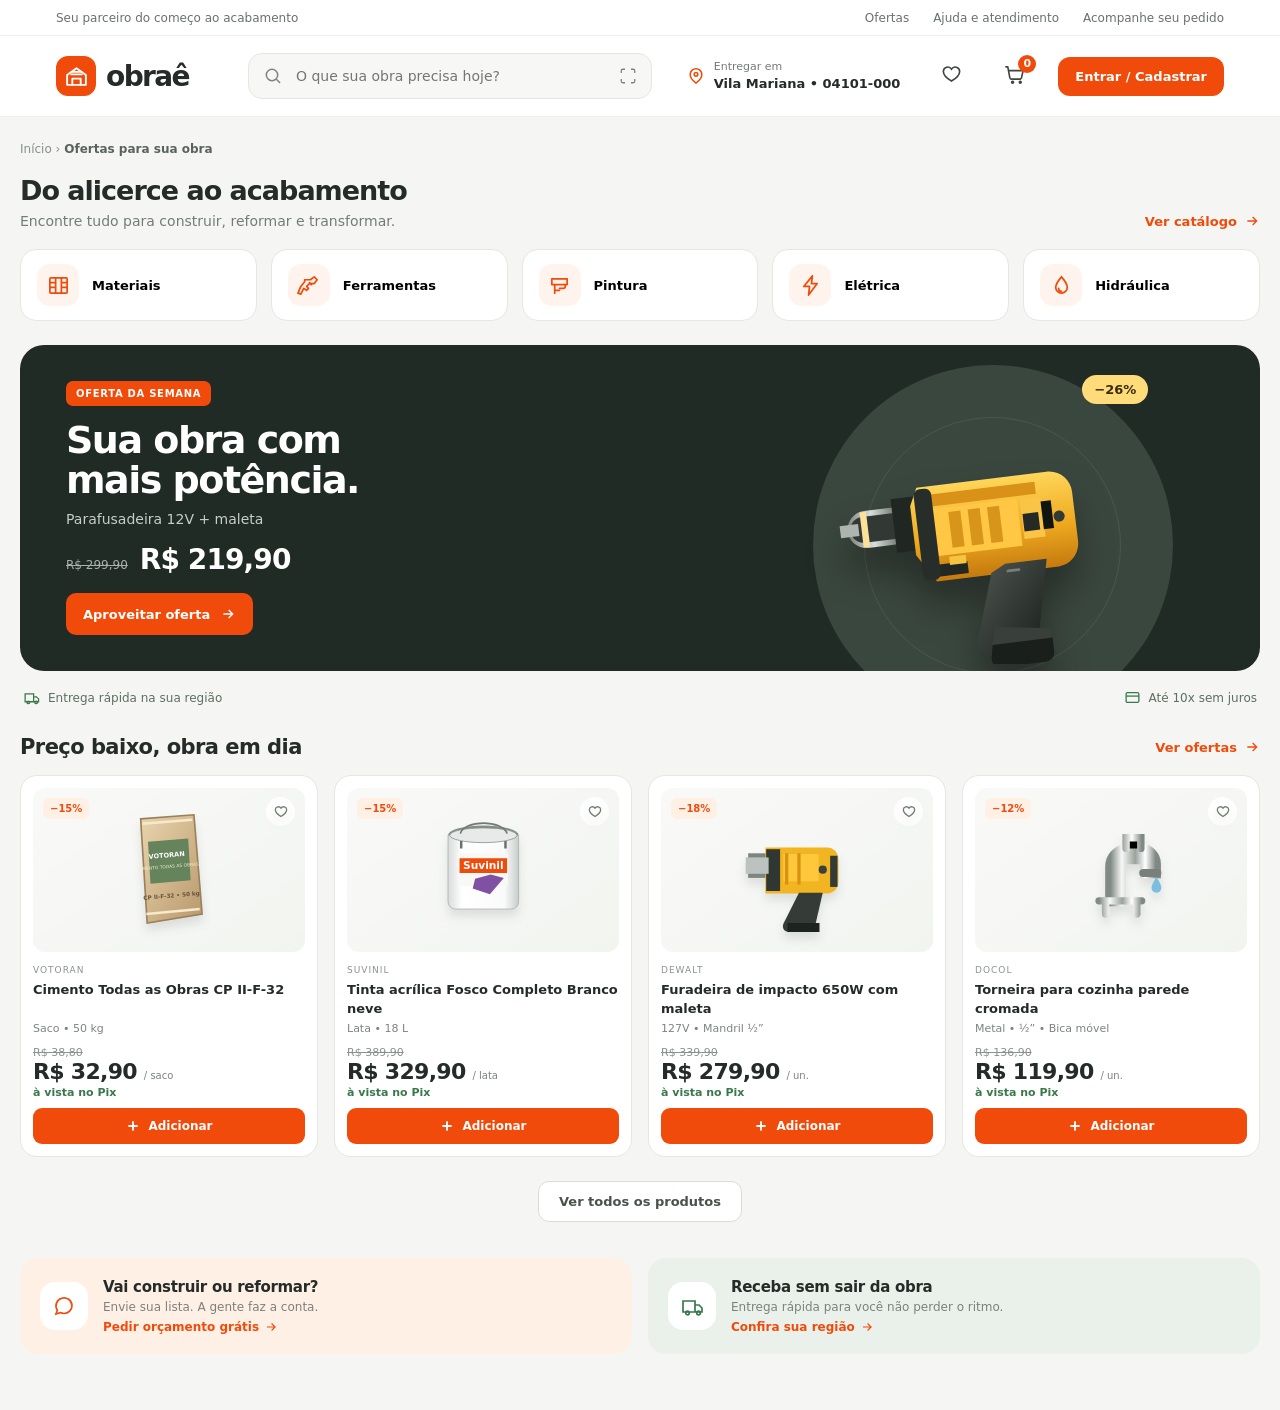
<file: frontend/Index.html>
<!doctype html>
<html lang="pt-BR">
<head>
  <meta charset="utf-8" />
  <meta name="viewport" content="width=device-width, initial-scale=1" />
  <meta name="theme-color" content="#f4f4f1" />
  <meta name="description" content="Tudo para construir e reformar em um só lugar. Encontre materiais, ferramentas e ofertas para sua obra." />
  <title>Obraê — do alicerce ao acabamento</title>
  <style>
    :root{--orange:#f04b0b;--orange-dark:#d83f05;--ink:#252b28;--muted:#747c77;--line:#e4e7e2;--paper:#f5f6f3;--white:#fff;--forest:#202b26;--green:#39784b;--peach:#fff0e5;--radius:20px;--shadow:0 12px 35px #26322912}
    *{box-sizing:border-box}html{scroll-behavior:smooth}body{margin:0;background:var(--paper);color:var(--ink);font-family:Inter,ui-sans-serif,system-ui,-apple-system,"Segoe UI",sans-serif;-webkit-font-smoothing:antialiased}button,input{font:inherit}button{cursor:pointer}a{color:inherit;text-decoration:none}.wrap{max-width:1240px;margin:0 auto;padding:0 36px}.topline{height:36px;background:#fff;border-bottom:1px solid #edf0eb;font-size:12px;color:#69716b}.topline .wrap{height:100%;display:flex;align-items:center;justify-content:space-between}.toplinks{display:flex;gap:24px}.toplinks a:hover{color:var(--orange)}
    header{background:#fff;position:sticky;top:0;z-index:10;border-bottom:1px solid #edf0eb}.head-main{height:80px;display:flex;align-items:center;gap:26px}.brand{display:flex;align-items:center;gap:10px;min-width:166px;font-size:28px;font-weight:850;letter-spacing:-1.6px}.brand-mark{width:40px;height:40px;background:var(--orange);border-radius:12px;display:grid;place-items:center;color:#fff}.brand-mark svg{width:25px;height:25px}.searchbox{height:46px;border:1px solid var(--line);background:#f7f8f5;border-radius:14px;display:flex;align-items:center;gap:11px;padding:0 14px;flex:1;max-width:625px;color:#7c847e}.searchbox svg{width:20px;height:20px;flex:none}.searchbox input{border:0;outline:0;background:transparent;width:100%;color:var(--ink);font-size:14px}.searchbox:focus-within{border-color:#f5a587;box-shadow:0 0 0 3px #f04b0b12}.header-actions{margin-left:auto;display:flex;align-items:center;gap:24px}.location{display:flex;align-items:center;gap:8px;text-align:left;border:0;background:transparent;color:var(--ink);padding:8px}.location svg{width:20px;color:var(--orange)}.location small{display:block;color:var(--muted);font-size:11px}.location strong{font-size:13px}.action-icon{border:0;background:transparent;position:relative;padding:8px;color:#3d4640}.action-icon svg{width:23px;height:23px}.cart-count{position:absolute;top:0;right:-2px;background:var(--orange);color:#fff;border-radius:99px;min-width:18px;height:18px;padding:0 5px;font-size:11px;display:grid;place-items:center;font-weight:700}.login{border:0;border-radius:12px;background:var(--orange);color:#fff;font-weight:700;padding:12px 17px;font-size:13px}.login:hover,.primary:hover,.add:hover{background:var(--orange-dark)}
    .deliverybar{display:none}.layout{padding:25px 0 56px}.crumb{font-size:12px;color:#87908a;margin-bottom:19px}.crumb b{color:#59635c;font-weight:600}.intro{display:flex;justify-content:space-between;align-items:end;margin:0 0 20px}.intro h1{font-size:27px;line-height:1.2;letter-spacing:-1px;margin:0 0 6px;font-weight:820}.intro p{font-size:14px;color:var(--muted);margin:0}.textlink{color:var(--orange);font-size:13px;font-weight:650;display:inline-flex;align-items:center;gap:7px}.textlink svg{width:16px;height:16px}.category-row{display:grid;grid-template-columns:repeat(5,1fr);gap:14px;margin:0 0 24px}.category{display:flex;align-items:center;gap:13px;background:#fff;border:1px solid var(--line);border-radius:16px;padding:14px 16px;text-align:left;transition:.18s}.category:hover,.category.active{border-color:#f6a184;box-shadow:0 5px 16px #f04b0b0d;transform:translateY(-1px)}.cat-icon{width:42px;height:42px;border-radius:13px;background:#fff4ed;display:grid;place-items:center;color:var(--orange);flex:none}.cat-icon svg{width:23px;height:23px}.category span:last-child{font-size:13px;font-weight:700}.hero{position:relative;min-height:300px;background:var(--forest);border-radius:24px;overflow:hidden;color:white;display:flex;align-items:center;padding:36px 46px;margin-bottom:15px;isolation:isolate}.hero:before{content:"";position:absolute;width:360px;height:360px;border-radius:50%;background:#3a473e;right:7%;top:20px;z-index:-1}.hero:after{content:"";position:absolute;width:255px;height:255px;border-radius:50%;border:1px solid #ffffff15;right:11.2%;top:72px;z-index:-1}.hero-copy{position:relative;z-index:2;max-width:485px}.eyebrow{display:inline-flex;background:var(--orange);padding:7px 10px;border-radius:7px;font-size:10px;font-weight:800;letter-spacing:.7px;text-transform:uppercase;margin-bottom:15px}.hero h2{font-size:38px;line-height:1.05;letter-spacing:-1.5px;margin:0 0 10px;max-width:440px}.hero p{font-size:14px;color:#c6cec8;margin:0 0 16px}.price-line{display:flex;align-items:baseline;gap:12px;margin-bottom:17px}.oldprice{font-size:12px;color:#a7b0a9;text-decoration:line-through}.newprice{font-size:28px;font-weight:850;letter-spacing:-.9px}.primary{border:0;background:var(--orange);color:#fff;padding:13px 17px;border-radius:10px;font-size:13px;font-weight:750;display:inline-flex;align-items:center;gap:10px;transition:.2s}.primary svg{width:16px}.discount{position:absolute;right:9%;top:30px;border-radius:99px;background:#ffdc79;color:#392d10;padding:7px 12px;font-size:13px;font-weight:850;z-index:2}.drill-art{position:absolute;width:390px;height:290px;right:7%;bottom:7px;filter:drop-shadow(0 24px 18px #0005)}
    .benefits{display:flex;justify-content:space-between;color:#5d6e62;font-size:12px;padding:3px 3px 29px}.benefits span{display:flex;align-items:center;gap:8px}.benefits svg{width:17px;color:var(--green)}.section-head{display:flex;align-items:center;justify-content:space-between;margin:0 0 16px}.section-head h2{font-size:21px;letter-spacing:-.55px;margin:0}.product-grid{display:grid;grid-template-columns:repeat(4,minmax(0,1fr));gap:16px}.product-card{background:#fff;border:1px solid var(--line);border-radius:17px;padding:12px;position:relative;transition:transform .2s,box-shadow .2s}.product-card:hover{transform:translateY(-3px);box-shadow:var(--shadow)}.product-art{height:164px;background:linear-gradient(145deg,#f9faf8,#f2f4f0);border-radius:12px;display:grid;place-items:center;position:relative;overflow:hidden;margin-bottom:13px}.product-art svg{width:82%;height:85%;filter:drop-shadow(0 7px 5px #1c24201c)}.sale-tag{position:absolute;left:10px;top:10px;background:#fff0e6;color:var(--orange);font-size:10px;font-weight:800;padding:5px 7px;border-radius:6px}.favorite{position:absolute;right:10px;top:9px;border:0;background:#ffffffdf;color:#727c75;width:29px;height:29px;border-radius:99px;display:grid;place-items:center}.favorite svg{width:16px;height:16px}.favorite.on{color:var(--orange)}.brand-label{font-size:9px;letter-spacing:1px;color:#8a928d;text-transform:uppercase;margin-bottom:6px}.product-name{font-size:13px;line-height:1.42;min-height:37px;font-weight:620}.meta{font-size:11px;color:#7c857f;margin-top:4px}.was{font-size:11px;color:#8a928d;text-decoration:line-through;margin-top:11px}.price{font-size:22px;font-weight:850;letter-spacing:-.7px;line-height:1.15}.unit{font-size:10px;color:#7a827c;font-weight:500;letter-spacing:0}.pix{font-size:11px;color:var(--green);font-weight:650;margin-top:2px}.add{width:100%;border:0;border-radius:9px;background:var(--orange);color:#fff;font-size:12px;font-weight:750;padding:10px 8px;margin-top:9px;display:flex;justify-content:center;align-items:center;gap:7px;transition:.2s}.add svg{width:16px;height:16px}.more-products{display:flex;justify-content:center;margin:24px 0 36px}.outline{border:1px solid #d9ded9;background:#fff;color:#49524b;border-radius:11px;padding:12px 20px;font-weight:650;font-size:13px}.outline:hover{border-color:var(--orange);color:var(--orange)}
    .promo-grid{display:grid;grid-template-columns:1fr 1fr;gap:16px}.promo{background:var(--peach);border-radius:18px;padding:20px;display:flex;align-items:center;gap:15px}.promo .bubble{width:48px;height:48px;background:#fff;border-radius:15px;color:var(--orange);display:grid;place-items:center;flex:none}.promo .bubble svg{width:24px}.promo h3{font-size:15px;margin:0 0 4px;letter-spacing:-.3px}.promo p{font-size:12px;color:#7d817d;margin:0 0 6px}.promo a{font-size:12px;color:var(--orange);font-weight:700;display:flex;align-items:center;gap:5px}.promo a svg{width:14px}.promo.dark{background:#eaf1eb}.promo.dark .bubble{color:var(--green)}.mobile-nav{display:none}.toast{position:fixed;z-index:30;left:50%;bottom:26px;transform:translate(-50%,20px);opacity:0;background:#202b26;color:white;padding:13px 18px;border-radius:12px;font-size:13px;box-shadow:var(--shadow);transition:.25s;pointer-events:none;max-width:90%;text-align:center}.toast.show{opacity:1;transform:translate(-50%,0)}.empty{display:none;grid-column:1/-1;text-align:center;padding:55px 12px;color:var(--muted);background:#fff;border-radius:16px}
    .modal-backdrop{position:fixed;inset:0;background:#18211cb8;z-index:40;display:none;align-items:center;justify-content:center;padding:20px}.modal-backdrop.open{display:flex}.modal{width:min(440px,100%);background:white;border-radius:22px;padding:25px;box-shadow:0 22px 70px #0004}.modal-top{display:flex;align-items:center;justify-content:space-between;margin-bottom:8px}.modal h3{font-size:20px;margin:0;letter-spacing:-.4px}.close{border:0;background:#f3f5f2;border-radius:50%;width:33px;height:33px;font-size:20px;color:#657067}.modal p{color:var(--muted);font-size:13px;line-height:1.55;margin:7px 0 18px}.modal label{display:block;font-size:12px;font-weight:700;margin-bottom:7px}.modal input{width:100%;border:1px solid var(--line);border-radius:11px;padding:13px;outline:none}.modal input:focus{border-color:#f29d7e}.modal .primary{width:100%;justify-content:center;margin-top:12px}
    @media(max-width:980px){.wrap{padding:0 24px}.category-row{grid-template-columns:repeat(5,minmax(130px,1fr));overflow:auto;padding-bottom:4px}.category{padding:12px}.category span:last-child{font-size:12px}.product-grid{grid-template-columns:repeat(2,minmax(0,1fr))}.product-art{height:190px}.drill-art{right:1%;width:340px}.hero{padding-left:34px}.header-actions{gap:12px}.toplinks{gap:13px}}
    @media(max-width:640px){body{padding-bottom:74px}.topline{display:none}.wrap{padding:0 17px}header{position:relative}.head-main{height:auto;min-height:64px;padding:11px 17px;gap:10px;flex-wrap:wrap}.head-main.wrap{padding:11px 17px}.brand{min-width:0;flex:1;font-size:25px;gap:8px}.brand-mark{width:35px;height:35px;border-radius:10px}.header-actions{margin-left:auto;gap:4px}.location{display:none}.login{display:none}.searchbox{order:3;max-width:none;flex-basis:100%;height:43px}.deliverybar{height:38px;display:flex;background:#fff0e6;color:#393c39;align-items:center;padding:0 18px;gap:7px;font-size:12px}.deliverybar svg{width:16px;color:var(--orange)}.deliverybar strong{font-weight:750}.deliverybar .down{margin-left:auto}.layout{padding:20px 0 27px}.crumb{display:none}.intro{align-items:center;margin-bottom:15px}.intro h1{font-size:21px;margin-bottom:4px}.intro p{font-size:12px}.intro>.textlink{font-size:11px;white-space:nowrap}.category-row{gap:10px;margin:0 -17px 18px;padding:0 17px 4px;grid-template-columns:repeat(5,74px);overflow:visible;overflow-x:auto;scrollbar-width:none}.category-row::-webkit-scrollbar{display:none}.category{display:flex;flex-direction:column;justify-content:center;gap:7px;padding:9px 4px;border:0;background:transparent;box-shadow:none!important;transform:none!important}.cat-icon{width:50px;height:48px;border:1px solid var(--line);background:#fff;border-radius:13px}.cat-icon svg{width:22px}.category span:last-child{font-size:10px;text-align:center;white-space:nowrap}.hero{min-height:221px;border-radius:16px;padding:20px 18px;margin-bottom:10px;align-items:flex-start}.hero:before{width:220px;height:220px;right:-20px;top:35px}.hero:after{width:170px;height:170px;right:4px;top:61px}.hero-copy{max-width:61%}.eyebrow{font-size:8px;padding:6px 8px;margin-bottom:9px}.hero h2{font-size:23px;line-height:1.06;letter-spacing:-.65px;margin-bottom:7px}.hero p{font-size:10px;margin-bottom:8px;max-width:170px}.price-line{gap:7px;margin-bottom:9px}.oldprice{font-size:9px}.newprice{font-size:22px}.primary{padding:10px 12px;font-size:11px;border-radius:8px;gap:7px}.primary svg{width:14px}.discount{right:9%;top:14px;padding:5px 9px;font-size:10px}.drill-art{width:205px;height:193px;right:-5px;bottom:5px}.benefits{padding:0 0 23px;font-size:9px}.benefits span{gap:5px}.benefits svg{width:14px}.section-head{margin-bottom:12px}.section-head h2{font-size:17px;letter-spacing:-.4px}.section-head .textlink{font-size:11px}.section-head .textlink svg{width:14px}.product-grid{grid-template-columns:repeat(2,minmax(0,1fr));gap:10px}.product-card{padding:9px;border-radius:14px}.product-art{height:129px;border-radius:9px;margin-bottom:9px}.product-art svg{width:88%;height:90%}.sale-tag{font-size:9px;left:7px;top:7px;padding:4px 5px}.favorite{right:7px;top:6px;width:26px;height:26px}.brand-label{font-size:8px;margin-bottom:4px}.product-name{font-size:11px;line-height:1.35;min-height:30px}.meta{font-size:9px;margin-top:3px}.was{margin-top:8px;font-size:9px}.price{font-size:19px}.pix{font-size:9px}.unit{font-size:9px}.add{font-size:10px;padding:8px 5px;margin-top:7px;border-radius:7px}.add svg{width:14px}.more-products{margin:16px 0 24px}.outline{font-size:12px}.promo-grid{grid-template-columns:1fr;gap:10px}.promo{padding:14px;border-radius:14px;gap:11px}.promo .bubble{width:39px;height:39px;border-radius:12px}.promo .bubble svg{width:20px}.promo h3{font-size:13px}.promo p,.promo a{font-size:10px}.mobile-nav{display:grid;position:fixed;bottom:0;left:0;right:0;height:70px;background:#fff;border-top:1px solid #e8ebe7;z-index:20;grid-template-columns:repeat(4,1fr);padding:7px 10px 9px}.nav-item{border:0;background:transparent;color:#737c75;display:flex;align-items:center;flex-direction:column;gap:3px;font-size:9px}.nav-item svg{width:19px;height:19px}.nav-item.active{color:var(--orange)}.nav-item.active svg{background:#fff0e6;width:35px;height:24px;padding:3px;border-radius:99px}.toast{bottom:84px;font-size:12px}}
    @media(min-width:641px) and (max-width:780px){.header-actions .location{display:none}.hero h2{font-size:32px}.drill-art{width:300px}}
    @media(prefers-reduced-motion:reduce){*,*::before,*::after{scroll-behavior:auto!important;transition:none!important}}
  
    /* Sacola e finalização */
    .cart-backdrop{position:fixed;inset:0;background:#17211bb8;z-index:50;opacity:0;pointer-events:none;transition:opacity .22s}.cart-backdrop.open{opacity:1;pointer-events:auto}.cart-drawer{position:absolute;right:0;top:0;height:100%;width:min(470px,100%);background:#fff;display:flex;flex-direction:column;transform:translateX(100%);transition:transform .28s cubic-bezier(.2,.75,.25,1);box-shadow:-20px 0 60px #0002}.cart-backdrop.open .cart-drawer{transform:translateX(0)}.drawer-head{padding:22px 24px 18px;border-bottom:1px solid var(--line);display:flex;align-items:center;justify-content:space-between}.drawer-head h2{font-size:20px;margin:0;letter-spacing:-.5px}.drawer-head p{margin:4px 0 0;color:var(--muted);font-size:12px}.drawer-close{border:0;background:#f4f6f3;color:#515b54;width:36px;height:36px;border-radius:50%;font-size:22px}.cart-items{padding:8px 22px;overflow:auto;flex:1}.cart-empty{height:100%;min-height:250px;display:flex;flex-direction:column;align-items:center;justify-content:center;text-align:center;color:var(--muted)}.cart-empty .empty-icon{width:64px;height:64px;border-radius:20px;background:#fff1e8;color:var(--orange);display:grid;place-items:center;font-size:29px;margin-bottom:13px}.cart-empty strong{color:var(--ink);font-size:16px}.cart-empty p{font-size:13px;max-width:245px;line-height:1.5;margin:7px 0 16px}.cart-line{display:grid;grid-template-columns:54px 1fr auto;gap:12px;padding:16px 0;border-bottom:1px solid #edf0ec;align-items:center}.cart-thumb{width:54px;height:54px;border-radius:13px;background:#f5f6f3;display:grid;place-items:center;font-size:24px}.cart-line-name{font-size:13px;font-weight:700;line-height:1.35}.cart-line-meta{font-size:11px;color:var(--muted);margin-top:4px}.cart-line-price{font-size:13px;font-weight:800;white-space:nowrap}.quantity-control{display:inline-flex;align-items:center;gap:12px;margin-top:10px;border:1px solid var(--line);border-radius:9px;padding:3px 7px}.quantity-control button{border:0;background:transparent;color:#354139;font-size:18px;line-height:20px;width:18px;height:22px}.quantity-control span{font-size:12px;font-weight:700;min-width:10px;text-align:center}.remove-item{display:block;border:0;background:transparent;color:#939b95;font-size:10px;text-decoration:underline;padding:5px 0 0}.drawer-foot{border-top:1px solid var(--line);padding:18px 24px 24px;box-shadow:0 -8px 25px #1b241b08}.summary-row{display:flex;justify-content:space-between;align-items:center;font-size:13px;color:#68716b;margin:7px 0}.summary-row strong{color:var(--ink);font-weight:700}.summary-row.total{font-size:17px;font-weight:800;color:var(--ink);padding-top:12px;margin-top:12px;border-top:1px solid var(--line)}.summary-row.total strong{font-size:20px}.delivery-hint{font-size:11px;color:#8a928d;margin:12px 0}.drawer-continue,.checkout-action{width:100%;border:0;background:var(--orange);color:#fff;border-radius:11px;padding:14px 17px;font-size:14px;font-weight:750;transition:.18s}.drawer-continue:hover,.checkout-action:hover{background:var(--orange-dark)}.drawer-continue:disabled{background:#c7ccc8;cursor:not-allowed}.continue-note{text-align:center;color:#8a928d;font-size:10px;margin:9px 0 0}
    .checkout-page{padding:28px 0 60px;min-height:calc(100vh - 80px)}.checkout-page[hidden]{display:none}.checkout-inner{max-width:1060px;margin:auto;padding:0 28px}.back-home{border:0;background:transparent;color:#69736c;font-size:13px;padding:0;margin:0 0 17px}.checkout-head{display:flex;align-items:flex-end;justify-content:space-between;margin-bottom:22px}.checkout-head h1{font-size:26px;letter-spacing:-.8px;margin:0 0 4px}.checkout-head p{color:var(--muted);font-size:13px;margin:0}.secure-note{font-size:11px;color:#54815e;display:flex;align-items:center;gap:6px}.secure-note svg{width:15px}.checkout-steps{display:flex;align-items:center;gap:12px;margin-bottom:23px}.checkout-step{display:flex;align-items:center;gap:8px;color:#969e98;font-size:12px;font-weight:650}.step-dot{width:27px;height:27px;border-radius:50%;border:1px solid #d9ded9;display:grid;place-items:center;font-size:11px;font-weight:800}.checkout-step.active{color:var(--orange)}.checkout-step.active .step-dot{background:var(--orange);color:#fff;border-color:var(--orange)}.checkout-step.done{color:#39784b}.checkout-step.done .step-dot{background:#eaf4ec;color:#39784b;border-color:#cfe0d2}.step-track{height:1px;background:#dce1dc;width:56px}.checkout-grid{display:grid;grid-template-columns:minmax(0,1.5fr) minmax(280px,.85fr);align-items:start;gap:20px}.checkout-panel,.checkout-summary{background:#fff;border:1px solid var(--line);border-radius:18px;padding:22px}.checkout-panel h2,.checkout-summary h2{font-size:17px;margin:0 0 5px;letter-spacing:-.3px}.panel-subtitle{color:var(--muted);font-size:12px;margin:0 0 17px}.address-card{border:1px solid #e8ece7;background:#fbfcfa;border-radius:13px;padding:15px;display:flex;align-items:flex-start;gap:12px;margin-bottom:15px}.address-icon{width:38px;height:38px;border-radius:11px;background:#fff0e6;color:var(--orange);display:grid;place-items:center;flex:none}.address-icon svg{width:19px}.address-text{flex:1}.address-text strong{font-size:12px;display:block;margin:1px 0 4px}.address-text span{font-size:11px;color:var(--muted);line-height:1.5}.edit-address{border:0;background:transparent;color:var(--orange);font-size:11px;font-weight:700;padding:4px}.delivery-option{display:flex;align-items:center;gap:11px;border:1px solid var(--line);border-radius:12px;padding:13px;margin-top:9px;cursor:pointer;transition:.15s}.delivery-option.selected{border-color:#f19a77;background:#fffaf6;box-shadow:0 0 0 2px #f04b0b0b}.delivery-option input,.payment-option input{accent-color:var(--orange);width:16px;height:16px}.delivery-option .delivery-info{flex:1}.delivery-option strong{font-size:12px;display:block}.delivery-option small{color:var(--muted);font-size:10px;display:block;margin-top:3px}.delivery-option .delivery-price{font-size:12px;font-weight:750;white-space:nowrap}.checkout-action{margin-top:18px}.checkout-summary{position:sticky;top:95px}.checkout-summary h2{margin-bottom:17px}.checkout-products{border-bottom:1px solid var(--line);padding-bottom:12px;margin-bottom:12px}.checkout-product{display:flex;align-items:center;gap:9px;margin:10px 0}.checkout-product-icon{width:34px;height:34px;border-radius:9px;background:#f5f6f3;display:grid;place-items:center;font-size:17px;flex:none}.checkout-product span:nth-child(2){font-size:11px;line-height:1.4;flex:1}.checkout-product strong{font-size:11px;white-space:nowrap}.summary-row.discount-row{color:#39804a}.summary-row.discount-row strong{color:#39804a}.payment-option{display:flex;align-items:flex-start;gap:11px;border:1px solid var(--line);border-radius:13px;padding:13px;margin:9px 0;cursor:pointer;transition:.15s}.payment-option.selected{border-color:#ef9a77;background:#fffaf6;box-shadow:0 0 0 2px #f04b0b0a}.payment-symbol{width:38px;height:38px;border-radius:11px;background:#f3f6f2;color:#39483e;display:grid;place-items:center;font-size:18px;flex:none}.payment-option.selected .payment-symbol{background:#fff0e6;color:var(--orange)}.payment-copy{flex:1}.payment-copy strong{display:block;font-size:12px;margin:1px 0 4px}.payment-copy small{display:block;color:var(--muted);font-size:10px;line-height:1.4}.payment-extra{background:#f8f9f7;border-radius:12px;padding:13px;margin:10px 0 14px;color:#626b64;font-size:11px;line-height:1.5}.payment-extra b{color:var(--ink)}.installments{width:100%;padding:11px;border:1px solid var(--line);background:white;border-radius:10px;color:var(--ink);margin-top:8px;font-size:12px}.payment-disclaimer{display:flex;gap:8px;align-items:flex-start;background:#fff6e3;border:1px solid #f2e4bf;color:#6d5c36;border-radius:11px;padding:11px 12px;font-size:10px;line-height:1.5;margin-top:14px}.payment-disclaimer span{font-size:15px}.checkout-secondary{border:0;background:transparent;color:#69736c;font-size:12px;font-weight:650;padding:12px 4px;margin-top:5px}.success-card{text-align:center;padding:38px 18px}.success-icon{width:60px;height:60px;border-radius:50%;background:#e9f4eb;color:#39804a;display:grid;place-items:center;font-size:29px;margin:0 auto 15px}.success-card h2{font-size:21px}.success-card p{font-size:13px;color:var(--muted);line-height:1.6;max-width:370px;margin:9px auto 18px}.order-code{display:inline-block;background:#f5f6f3;border-radius:9px;padding:9px 12px;font-size:12px;font-weight:800;letter-spacing:.6px}.success-card .checkout-action{max-width:280px}.toast{z-index:70}
+    @media(max-width:760px){.checkout-inner{padding:0 17px}.checkout-page{padding:19px 0 30px}.checkout-head{align-items:flex-start;gap:10px}.checkout-head h1{font-size:22px}.secure-note{display:none}.checkout-grid{grid-template-columns:1fr;gap:12px}.checkout-summary{position:static;order:2}.checkout-panel{padding:18px}.checkout-summary{padding:18px}.checkout-steps{gap:7px}.step-track{width:20px}.checkout-step{font-size:10px;gap:5px}.step-dot{width:24px;height:24px}.cart-drawer{width:100%}.drawer-head{padding:18px}.cart-items{padding:8px 17px}.drawer-foot{padding:16px 18px calc(18px + env(safe-area-inset-bottom))}.cart-line{grid-template-columns:48px 1fr auto;gap:10px}.cart-thumb{width:48px;height:48px}.checkout-secondary{width:100%}}
+    @media(prefers-reduced-motion:reduce){.cart-drawer,.cart-backdrop{transition:none}}
+
  </style>
</head>
<body>
  <div class="topline"><div class="wrap"><span>Seu parceiro do começo ao acabamento</span><div class="toplinks"><a href="#promos">Ofertas</a><a href="#ajuda">Ajuda e atendimento</a><a href="#entrega">Acompanhe seu pedido</a></div></div></div>
  <header>
    <div class="head-main wrap">
      <a class="brand" href="#inicio" aria-label="Obraê, início"><span class="brand-mark"><svg viewBox="0 0 24 24" fill="none" stroke="currentColor" stroke-width="1.8" stroke-linecap="round" stroke-linejoin="round"><path d="M3 10.5 12 4l9 6.5V20H3z"/><path d="M8 20v-6h8v6M7 10h10M7 7.5h10"/></svg></span><span>obraê</span></a>
      <label class="searchbox" aria-label="Buscar produtos"><svg viewBox="0 0 24 24" fill="none" stroke="currentColor" stroke-width="1.8"><circle cx="10.8" cy="10.8" r="6.8"/><path d="m16 16 4.5 4.5"/></svg><input id="search" placeholder="O que sua obra precisa hoje?" autocomplete="off"/><svg viewBox="0 0 24 24" fill="none" stroke="currentColor" stroke-width="1.7" style="width:18px"><path d="M8 3H5a2 2 0 0 0-2 2v3m13-5h3a2 2 0 0 1 2 2v3M3 16v3a2 2 0 0 0 2 2h3m13-5v3a2 2 0 0 1-2 2h-3"/></svg></label>
      <div class="header-actions"><button class="location" data-modal="location"><svg viewBox="0 0 24 24" fill="none" stroke="currentColor" stroke-width="1.8"><path d="M19 10.2c0 5-7 10.3-7 10.3S5 15.2 5 10.2a7 7 0 1 1 14 0Z"/><circle cx="12" cy="10" r="2.2"/></svg><span><small>Entregar em</small><strong class="address">Vila Mariana • 04101-000</strong></span></button><button class="action-icon" aria-label="Favoritos" data-toast="Seus produtos favoritos ficam salvos aqui."><svg viewBox="0 0 24 24" fill="none" stroke="currentColor" stroke-width="1.7"><path d="M20.5 8.8c0 5-8.5 10-8.5 10s-8.5-5-8.5-10a4.6 4.6 0 0 1 8.5-2.4 4.6 4.6 0 0 1 8.5 2.4Z"/></svg></button><button class="action-icon" aria-label="Carrinho" id="cartButton"><svg viewBox="0 0 24 24" fill="none" stroke="currentColor" stroke-width="1.7" stroke-linecap="round" stroke-linejoin="round"><path d="M3 4h2l2.1 11.2a2 2 0 0 0 2 1.6h8.3a2 2 0 0 0 1.9-1.4L21 8H6"/><circle cx="10" cy="20" r="1"/><circle cx="18" cy="20" r="1"/></svg><span class="cart-count">0</span></button><button class="login" data-toast="A área da sua conta estará disponível em breve.">Entrar / Cadastrar</button></div>
    </div>
    <div class="deliverybar" data-modal="location"><svg viewBox="0 0 24 24" fill="none" stroke="currentColor" stroke-width="2"><path d="M19 10c0 5-7 10-7 10S5 15 5 10a7 7 0 1 1 14 0Z"/><circle cx="12" cy="10" r="2"/></svg>Entregar em <strong class="address">Vila Mariana • 04101-000</strong><svg class="down" viewBox="0 0 24 24" fill="none" stroke="currentColor" stroke-width="2"><path d="m7 10 5 5 5-5"/></svg></div>
  </header>
  <main class="layout wrap" id="inicio">
    <div class="crumb">Início <span>›</span> <b>Ofertas para sua obra</b></div>
    <div class="intro"><div><h1>Do alicerce ao acabamento</h1><p>Encontre tudo para construir, reformar e transformar.</p></div><a class="textlink" href="#produtos">Ver catálogo <svg viewBox="0 0 24 24" fill="none" stroke="currentColor" stroke-width="2"><path d="M5 12h14m-6-6 6 6-6 6"/></svg></a></div>
    <nav class="category-row" aria-label="Categorias">
      <button class="category" data-category="Materiais"><span class="cat-icon"><svg viewBox="0 0 24 24" fill="none" stroke="currentColor" stroke-width="1.8"><rect x="3" y="4" width="18" height="16" rx="1"/><path d="M9 4v5H3m6 0v5H3m6 0v6m6-16v5h6m-6 0v5h6m-6 0v6"/></svg></span><span>Materiais</span></button>
      <button class="category" data-category="Ferramentas"><span class="cat-icon"><svg viewBox="0 0 24 24" fill="none" stroke="currentColor" stroke-width="1.8" stroke-linecap="round" stroke-linejoin="round"><path d="m14 6 4-3 3 3-3 4h-5l-3 3 2 2-2 2-3-2-3 6-3-1 3-7 4-5V6z"/><path d="m13 9 2 2"/></svg></span><span>Ferramentas</span></button>
      <button class="category" data-category="Pintura"><span class="cat-icon"><svg viewBox="0 0 24 24" fill="none" stroke="currentColor" stroke-width="1.8" stroke-linecap="round" stroke-linejoin="round"><path d="M4 5h16v6H4zM7 11v9M7 17h5"/><path d="M18 11v2a2 2 0 0 1-2 2h-4"/></svg></span><span>Pintura</span></button>
      <button class="category" data-category="Elétrica"><span class="cat-icon"><svg viewBox="0 0 24 24" fill="none" stroke="currentColor" stroke-width="1.8" stroke-linecap="round" stroke-linejoin="round"><path d="m14 2-9 11h6l-1 9 9-12h-6z"/></svg></span><span>Elétrica</span></button>
      <button class="category" data-category="Hidráulica"><span class="cat-icon"><svg viewBox="0 0 24 24" fill="none" stroke="currentColor" stroke-width="1.8" stroke-linecap="round"><path d="M12 3s-6 7-6 11a6 6 0 0 0 12 0c0-4-6-11-6-11Z"/><path d="M9 15a3 3 0 0 0 3 3"/></svg></span><span>Hidráulica</span></button>
    </nav>
    <section class="hero" id="promos" aria-label="Oferta da semana">
      <div class="hero-copy"><span class="eyebrow">Oferta da semana</span><h2>Sua obra com<br/>mais potência.</h2><p>Parafusadeira 12V + maleta</p><div class="price-line"><span class="oldprice">R$ 299,90</span><span class="newprice">R$ 219,90</span></div><button class="primary" data-add="parafusadeira">Aproveitar oferta <svg viewBox="0 0 24 24" fill="none" stroke="currentColor" stroke-width="2"><path d="M5 12h14m-6-6 6 6-6 6"/></svg></button></div>
      <span class="discount">−26%</span>
      <svg class="drill-art" viewBox="0 0 420 300" role="img" aria-label="Parafusadeira amarela e preta">
        <defs><linearGradient id="yellow" x2="0" y2="1"><stop stop-color="#ffd65a"/><stop offset=".55" stop-color="#efaa20"/><stop offset="1" stop-color="#c47a0f"/></linearGradient><linearGradient id="black" x2="1" y2="1"><stop stop-color="#505752"/><stop offset="1" stop-color="#171c19"/></linearGradient><linearGradient id="steel"><stop stop-color="#7a817d"/><stop offset=".45" stop-color="#d8dedb"/><stop offset="1" stop-color="#555d58"/></linearGradient></defs>
        <g transform="translate(45 35) rotate(-7 170 130)"><path fill="url(#steel)" d="M46 91h40v40H46c-11 0-20-9-20-20s9-20 20-20Z"/><path fill="#323935" d="M43 97h41v28H43c-8 0-14-6-14-14s6-14 14-14Z"/><path fill="#aeb5b1" d="M18 104h20v13H18z"/><path fill="#202622" d="M76 82h42v58H76z"/><path fill="url(#yellow)" d="M105 73h141c14 0 25 11 25 25v52c0 15-11 26-26 26H115L96 145V92z"/><path fill="#d99118" d="M106 82h126v13H106z"/><path fill="#ffc743" d="M120 98h91v51h-91z"/><path fill="#d7951b" d="M136 103h13v39h-13zM157 103h13v39h-13zM178 103h13v39h-13z"/><path fill="url(#black)" d="M190 166h45l-19 84c-2 8-9 13-17 13h-34c-10 0-17-9-14-19l23-70z"/><path fill="#393f3b" d="m171 232 60 9-4 20-62-9z"/><path fill="#1a1f1c" d="M166 251h65v15c0 6-5 10-10 10h-48c-6 0-10-4-10-10z"/><path fill="#fac446" d="M214 99h23v43h-23z"/><path fill="#252a27" d="M215 115h17v19h-17z"/><path fill="#101512" d="M236 104h11v30h-11z"/><path fill="#222824" d="M111 158h39v13h-39z"/><path fill="#f7c43f" d="M131 151h18v9h-18z"/><rect x="101" y="75" width="19" height="99" rx="7" fill="#272d29"/><path fill="#fce19a" d="M41 92h7v38h-7z"/><circle cx="254" cy="122" r="6" fill="#333a35"/><path d="M192 174h12" stroke="#777f79" stroke-width="3" stroke-linecap="round"/></g>
      </svg>
    </section>
    <div class="benefits"><span><svg viewBox="0 0 24 24" fill="none" stroke="currentColor" stroke-width="1.8"><path d="M3 7h12v11H3zM15 11h4l3 3v4h-7z"/><circle cx="7.5" cy="19" r="1.8"/><circle cx="18.5" cy="19" r="1.8"/></svg>Entrega rápida na sua região</span><span><svg viewBox="0 0 24 24" fill="none" stroke="currentColor" stroke-width="1.8"><rect x="3" y="5" width="18" height="14" rx="2"/><path d="M3 10h18"/></svg>Até 10x sem juros</span></div>
    <section id="produtos"><div class="section-head"><h2 id="productTitle">Preço baixo, obra em dia</h2><a href="#produtos" class="textlink" id="offersLink">Ver ofertas <svg viewBox="0 0 24 24" fill="none" stroke="currentColor" stroke-width="2"><path d="M5 12h14m-6-6 6 6-6 6"/></svg></a></div>
      <div class="product-grid" id="productGrid">
        <article class="product-card" data-name="Cimento Todas as Obras CP II-F-32 50 kg" data-brand="Votoran" data-category="Materiais" data-price="32.90">
          <div class="product-art"><span class="sale-tag">−15%</span><button class="favorite" aria-label="Favoritar cimento"><svg viewBox="0 0 24 24" fill="none" stroke="currentColor" stroke-width="2"><path d="M20.5 8.8c0 5-8.5 10-8.5 10s-8.5-5-8.5-10a4.6 4.6 0 0 1 8.5-2.4 4.6 4.6 0 0 1 8.5 2.4Z"/></svg></button><svg viewBox="0 0 180 170" role="img" aria-label="Saco de cimento Votoran"><defs><linearGradient id="sack" x2="1" y2="1"><stop stop-color="#e9d5ad"/><stop offset="1" stop-color="#b9986c"/></linearGradient></defs><path d="m56 23 65-5 10 121-67 11z" fill="url(#sack)" stroke="#9a805b" stroke-width="2"/><path d="m58 29 61-5M63 139l65-6" stroke="#f7e9ce" stroke-width="3"/><path d="m65 51 49-4 3 51-49 4z" fill="#65845b"/><text x="88" y="70" fill="#fff" font-size="8" font-weight="800" text-anchor="middle" transform="rotate(-5 88 70)">VOTORAN</text><text x="90" y="83" fill="#f3edcf" font-size="5.4" text-anchor="middle" transform="rotate(-5 90 83)">CIMENTO TODAS AS OBRAS</text><text x="94" y="119" fill="#65543d" font-size="7" font-weight="700" text-anchor="middle" transform="rotate(-5 94 119)">CP II-F-32 • 50 kg</text></svg></div>
          <div class="brand-label">Votoran</div><div class="product-name">Cimento Todas as Obras CP II-F-32</div><div class="meta">Saco • 50 kg</div><div class="was">R$ 38,80</div><div class="price">R$ 32,90 <span class="unit">/ saco</span></div><div class="pix">à vista no Pix</div><button class="add" data-add="cimento"><svg viewBox="0 0 24 24" fill="none" stroke="currentColor" stroke-width="2.7"><path d="M12 5v14M5 12h14"/></svg>Adicionar</button>
        </article>
        <article class="product-card" data-name="Tinta acrílica Fosco Completo Branco neve 18 L" data-brand="Suvinil" data-category="Pintura" data-price="329.90">
          <div class="product-art"><span class="sale-tag">−15%</span><button class="favorite" aria-label="Favoritar tinta"><svg viewBox="0 0 24 24" fill="none" stroke="currentColor" stroke-width="2"><path d="M20.5 8.8c0 5-8.5 10-8.5 10s-8.5-5-8.5-10a4.6 4.6 0 0 1 8.5-2.4 4.6 4.6 0 0 1 8.5 2.4Z"/></svg></button><svg viewBox="0 0 180 170" role="img" aria-label="Lata de tinta branca Suvinil"><defs><linearGradient id="can" x2="1"><stop stop-color="#d8dcda"/><stop offset=".2" stop-color="#fff"/><stop offset=".8" stop-color="#f9faf9"/><stop offset="1" stop-color="#c8cecb"/></linearGradient></defs><ellipse cx="91" cy="43" rx="43" ry="12" fill="#858c88"/><path d="M48 43h86v81a9 9 0 0 1-9 9H57a9 9 0 0 1-9-9z" fill="url(#can)" stroke="#abb1ae"/><ellipse cx="91" cy="43" rx="41" ry="9" fill="#e7eae8" stroke="#8a928d"/><path d="M61 65h60v40H61z" fill="#f8f8f5"/><path d="M62 71h58v18H62z" fill="#ef4b0b"/><text x="91" y="84" fill="white" font-size="13" font-weight="800" text-anchor="middle">Suvinil</text><path d="m81 96 19-5 16 4-17 20-21-7z" fill="#8051a2"/><path d="M64 59v-9m54 9v-9" stroke="#68716c" stroke-width="3"/><path d="M63 41c4-17 52-17 57 0" fill="none" stroke="#717a74" stroke-width="2"/></svg></div>
          <div class="brand-label">Suvinil</div><div class="product-name">Tinta acrílica Fosco Completo Branco neve</div><div class="meta">Lata • 18 L</div><div class="was">R$ 389,90</div><div class="price">R$ 329,90 <span class="unit">/ lata</span></div><div class="pix">à vista no Pix</div><button class="add" data-add="tinta"><svg viewBox="0 0 24 24" fill="none" stroke="currentColor" stroke-width="2.7"><path d="M12 5v14M5 12h14"/></svg>Adicionar</button>
        </article>
        <article class="product-card" data-name="Furadeira de impacto 650W com maleta" data-brand="DeWalt" data-category="Ferramentas" data-price="279.90">
          <div class="product-art"><span class="sale-tag">−18%</span><button class="favorite" aria-label="Favoritar furadeira"><svg viewBox="0 0 24 24" fill="none" stroke="currentColor" stroke-width="2"><path d="M20.5 8.8c0 5-8.5 10-8.5 10s-8.5-5-8.5-10a4.6 4.6 0 0 1 8.5-2.4 4.6 4.6 0 0 1 8.5 2.4Z"/></svg></button><svg viewBox="0 0 180 170" role="img" aria-label="Furadeira amarela"><path d="M31 65h26v30H31z" fill="#7d8580"/><path d="M52 58h75c8 0 14 6 14 14v28c0 8-6 14-14 14h-75z" fill="#f2b522"/><path d="M53 60h17v51H53z" fill="#303733"/><path d="M74 66h43v33H74z" fill="#ffc73c"/><path d="M93 113h29l-9 39c-2 6-6 9-12 9h-20c-6 0-9-5-7-10z" fill="#353c37"/><path d="M79 150h39v11H79z" fill="#1d2420"/><path d="M28 70h28v20H28z" fill="#bcc2bf"/><path d="M131 68h9v38h-9z" fill="#343b36"/><circle cx="122" cy="85" r="5" fill="#38413a"/><path d="M78 65v38m15-38v38" stroke="#d89210" stroke-width="4"/></svg></div>
          <div class="brand-label">DeWalt</div><div class="product-name">Furadeira de impacto 650W com maleta</div><div class="meta">127V • Mandril ½”</div><div class="was">R$ 339,90</div><div class="price">R$ 279,90 <span class="unit">/ un.</span></div><div class="pix">à vista no Pix</div><button class="add" data-add="furadeira"><svg viewBox="0 0 24 24" fill="none" stroke="currentColor" stroke-width="2.7"><path d="M12 5v14M5 12h14"/></svg>Adicionar</button>
        </article>
        <article class="product-card" data-name="Torneira para cozinha parede cromada" data-brand="Docol" data-category="Hidráulica" data-price="119.90">
          <div class="product-art"><span class="sale-tag">−12%</span><button class="favorite" aria-label="Favoritar torneira"><svg viewBox="0 0 24 24" fill="none" stroke="currentColor" stroke-width="2"><path d="M20.5 8.8c0 5-8.5 10-8.5 10s-8.5-5-8.5-10a4.6 4.6 0 0 1 8.5-2.4 4.6 4.6 0 0 1 8.5 2.4Z"/></svg></button><svg viewBox="0 0 180 170" role="img" aria-label="Torneira cromada"><defs><linearGradient id="chrome"><stop stop-color="#818a85"/><stop offset=".25" stop-color="#f6f8f7"/><stop offset=".55" stop-color="#9aa29d"/><stop offset=".77" stop-color="#fff"/><stop offset="1" stop-color="#818985"/></linearGradient></defs><path d="M90 123V81a21 21 0 0 1 21-21h16a18 18 0 0 1 18 18v11h-12V78a6 6 0 0 0-6-6h-16a9 9 0 0 0-9 9v42z" fill="none" stroke="url(#chrome)" stroke-width="13" stroke-linecap="round"/><path d="M109 59V46h18v13M76 123h52M84 125v14m38-14v14" stroke="url(#chrome)" stroke-width="9" stroke-linecap="round"/><path d="M130 89h17" stroke="#77807a" stroke-width="10" stroke-linecap="round"/><path d="M146 94s-6 9-6 13a6 6 0 0 0 12 0c0-4-6-13-6-13" fill="#7cbee0"/></svg></div>
          <div class="brand-label">Docol</div><div class="product-name">Torneira para cozinha parede cromada</div><div class="meta">Metal • ½” • Bica móvel</div><div class="was">R$ 136,90</div><div class="price">R$ 119,90 <span class="unit">/ un.</span></div><div class="pix">à vista no Pix</div><button class="add" data-add="torneira"><svg viewBox="0 0 24 24" fill="none" stroke="currentColor" stroke-width="2.7"><path d="M12 5v14M5 12h14"/></svg>Adicionar</button>
        </article>
        <div class="empty" id="empty">Não encontramos produtos com esse nome. Tente outra busca.</div>
      </div>
      <div class="more-products"><button class="outline" id="showAll">Ver todos os produtos</button></div>
    </section>
    <section class="promo-grid" id="ajuda"><div class="promo"><span class="bubble"><svg viewBox="0 0 24 24" fill="none" stroke="currentColor" stroke-width="1.7"><path d="M20 11.5a8 8 0 0 1-8 8 8.9 8.9 0 0 1-3.8-.9L4 20l1.3-3.8a8 8 0 1 1 14.7-4.7Z"/></svg></span><div><h3>Vai construir ou reformar?</h3><p>Envie sua lista. A gente faz a conta.</p><a href="#" data-toast="Em breve você poderá enviar sua lista para receber um orçamento.">Pedir orçamento grátis <svg viewBox="0 0 24 24" fill="none" stroke="currentColor" stroke-width="2"><path d="M5 12h14m-6-6 6 6-6 6"/></svg></a></div></div><div class="promo dark"><span class="bubble"><svg viewBox="0 0 24 24" fill="none" stroke="currentColor" stroke-width="1.7"><path d="M3 7h12v11H3zM15 11h4l3 3v4h-7z"/><circle cx="7.5" cy="19" r="1.8"/><circle cx="18.5" cy="19" r="1.8"/></svg></span><div><h3>Receba sem sair da obra</h3><p>Entrega rápida para você não perder o ritmo.</p><a href="#entrega" data-modal="location">Confira sua região <svg viewBox="0 0 24 24" fill="none" stroke="currentColor" stroke-width="2"><path d="M5 12h14m-6-6 6 6-6 6"/></svg></a></div></div></section>
  </main>

  <main class="checkout-page" id="checkoutPage" hidden>
    <div class="checkout-inner">
      <button class="back-home" id="backHome">← Continuar comprando</button>
      <div class="checkout-head"><div><h1>Finalizar pedido</h1><p>Falta pouco para sua obra receber tudo o que precisa.</p></div><div class="secure-note"><svg viewBox="0 0 24 24" fill="none" stroke="currentColor" stroke-width="1.8"><rect x="4" y="10" width="16" height="11" rx="2"/><path d="M8 10V7a4 4 0 0 1 8 0v3"/></svg>Finalização demonstrativa</div></div>
      <div class="checkout-steps" id="checkoutSteps"><div class="checkout-step active" data-step-label="1"><span class="step-dot">1</span>Entrega</div><span class="step-track"></span><div class="checkout-step" data-step-label="2"><span class="step-dot">2</span>Pagamento</div><span class="step-track"></span><div class="checkout-step" data-step-label="3"><span class="step-dot">3</span>Revisão</div></div>
      <div class="checkout-grid"><section class="checkout-panel" id="checkoutPanel"></section><aside class="checkout-summary" id="checkoutSummary"></aside></div>
    </div>
  </main>
  <div class="cart-backdrop" id="cartBackdrop" aria-hidden="true"><aside class="cart-drawer" role="dialog" aria-modal="true" aria-labelledby="cartTitle"><div class="drawer-head"><div><h2 id="cartTitle">Sua sacola</h2><p id="cartSubtitle">Confira os itens da sua obra</p></div><button class="drawer-close" id="closeCart" aria-label="Fechar sacola">×</button></div><div class="cart-items" id="cartItems"></div><div class="drawer-foot" id="drawerFoot"></div></aside></div>
  <div class="modal-backdrop" id="orderModal" role="dialog" aria-modal="true" aria-labelledby="orderModalTitle"><div class="modal"><div class="modal-top"><h3 id="orderModalTitle">Pedido demonstrativo</h3><button class="close" id="closeOrderModal" aria-label="Fechar">×</button></div><div id="orderModalBody"></div></div></div>
  <nav class="mobile-nav" aria-label="Navegação principal"><button class="nav-item active" data-nav="Início"><svg viewBox="0 0 24 24" fill="none" stroke="currentColor" stroke-width="1.8"><path d="m3 10 9-7 9 7v10a1 1 0 0 1-1 1h-6v-7h-4v7H4a1 1 0 0 1-1-1z"/></svg>Início</button><button class="nav-item" data-nav="Categorias"><svg viewBox="0 0 24 24" fill="none" stroke="currentColor" stroke-width="1.8"><rect x="3" y="3" width="7" height="7" rx="1"/><rect x="14" y="3" width="7" height="7" rx="1"/><rect x="3" y="14" width="7" height="7" rx="1"/><rect x="14" y="14" width="7" height="7" rx="1"/></svg>Categorias</button><button class="nav-item" data-nav="Orçamentos" data-toast="Envie sua lista de materiais para receber um orçamento."><svg viewBox="0 0 24 24" fill="none" stroke="currentColor" stroke-width="1.8"><rect x="5" y="4" width="14" height="17" rx="2"/><path d="M9 4V2h6v2m-6 6h6m-6 4h6m-6 4h3"/></svg>Orçamentos</button><button class="nav-item" data-nav="Minha conta" data-toast="A área da sua conta estará disponível em breve."><svg viewBox="0 0 24 24" fill="none" stroke="currentColor" stroke-width="1.8"><circle cx="12" cy="8" r="4"/><path d="M4 21a8 8 0 0 1 16 0"/></svg>Minha conta</button></nav>
  <div class="toast" id="toast" role="status" aria-live="polite"></div>
  <div class="modal-backdrop" id="locationModal" role="dialog" aria-modal="true" aria-labelledby="modalTitle"><div class="modal"><div class="modal-top"><h3 id="modalTitle">Onde fica sua obra?</h3><button class="close" aria-label="Fechar" id="closeModal">×</button></div><p>Informe seu CEP para ver as opções e o prazo de entrega na sua região.</p><label for="cep">CEP</label><input id="cep" inputmode="numeric" maxlength="9" placeholder="00000-000"/><button class="primary" id="saveCep">Ver opções de entrega</button></div></div>
  <script>
    const toastEl=document.getElementById('toast');
    let toastTimer;
    function toast(message){toastEl.textContent=message;toastEl.classList.add('show');clearTimeout(toastTimer);toastTimer=setTimeout(()=>toastEl.classList.remove('show'),2600)}
    const money=value=>new Intl.NumberFormat('pt-BR',{style:'currency',currency:'BRL'}).format(value);
    const products={
      parafusadeira:{name:'Parafusadeira 12V + maleta',detail:'12V • bateria e maleta inclusas',price:219.90,unit:'unidade',icon:'🔩'},
      cimento:{name:'Cimento Todas as Obras CP II-F-32',detail:'Votoran • saco de 50 kg',price:32.90,unit:'saco',icon:'🧱'},
      tinta:{name:'Tinta acrílica Fosco Completo Branco neve',detail:'Suvinil • lata de 18 L',price:329.90,unit:'lata',icon:'🎨'},
      furadeira:{name:'Furadeira de impacto 650W com maleta',detail:'DeWalt • 127V • mandril ½”',price:279.90,unit:'unidade',icon:'🛠️'},
      torneira:{name:'Torneira para cozinha parede cromada',detail:'Docol • metal • bica móvel',price:119.90,unit:'unidade',icon:'🚰'}
    };
    const cart=new Map();let deliveryMethod='standard',paymentMethod='pix',installmentCount=1,checkoutStep=1;
    const cartBadge=document.querySelector('.cart-count'),cartBackdrop=document.getElementById('cartBackdrop'),cartItems=document.getElementById('cartItems'),drawerFoot=document.getElementById('drawerFoot');
    const subtotal=()=>[...cart.entries()].reduce((sum,[id,qty])=>sum+products[id].price*qty,0);
    const itemCount=()=>[...cart.values()].reduce((sum,qty)=>sum+qty,0);
    const deliveryFees={standard:19.90,express:39.90,pickup:0};
    const deliveryLabels={standard:'Entrega padrão • 2 a 4 dias úteis',express:'Entrega expressa • amanhã, até 18h',pickup:'Retirada na loja • hoje, a partir das 16h'};
    function addToCart(id){if(!products[id])return;cart.set(id,(cart.get(id)||0)+1);renderCart();toast(`${products[id].name} adicionado à sacola.`)}
    function renderCart(){
      const count=itemCount();cartBadge.textContent=count;document.getElementById('cartSubtitle').textContent=count?`${count} ${count===1?'item':'itens'} para sua obra`:'Confira os itens da sua obra';
      if(!count){cartItems.innerHTML='<div class="cart-empty"><span class="empty-icon">🛒</span><strong>Sua sacola está vazia</strong><p>Adicione materiais e ferramentas para continuar com seu pedido.</p><button class="outline" data-close-cart>Ver produtos</button></div>';drawerFoot.innerHTML='<div class="delivery-hint">Os produtos da Obraê estão esperando por você.</div>';return}
      cartItems.innerHTML=[...cart.entries()].map(([id,qty])=>{const p=products[id];return `<article class="cart-line"><div class="cart-thumb">${p.icon}</div><div><div class="cart-line-name">${p.name}</div><div class="cart-line-meta">${p.detail}</div><div class="quantity-control"><button aria-label="Diminuir ${p.name}" data-qty="minus" data-id="${id}">−</button><span>${qty}</span><button aria-label="Aumentar ${p.name}" data-qty="plus" data-id="${id}">+</button></div><button class="remove-item" data-qty="remove" data-id="${id}">Remover</button></div><div class="cart-line-price">${money(p.price*qty)}</div></article>`}).join('');
      drawerFoot.innerHTML=`<div class="summary-row"><span>Subtotal dos produtos</span><strong>${money(subtotal())}</strong></div><div class="delivery-hint">Entrega e pagamento são escolhidos na próxima etapa.</div><div class="summary-row total"><span>Total parcial</span><strong>${money(subtotal())}</strong></div><button class="drawer-continue" id="continueCheckout">Continuar para entrega</button><p class="continue-note">Você revisará o pedido antes de confirmar.</p>`;
    }
    function openCart(){renderCart();cartBackdrop.classList.add('open');cartBackdrop.setAttribute('aria-hidden','false');document.body.style.overflow='hidden';document.getElementById('closeCart').focus()}
    function closeCart(){cartBackdrop.classList.remove('open');cartBackdrop.setAttribute('aria-hidden','true');document.body.style.overflow=''}
    document.querySelectorAll('[data-add]').forEach(button=>button.addEventListener('click',()=>addToCart(button.dataset.add)));
    document.getElementById('cartButton').addEventListener('click',openCart);
    document.getElementById('closeCart').addEventListener('click',closeCart);
    cartBackdrop.addEventListener('click',event=>{if(event.target===cartBackdrop)closeCart()});
    cartItems.addEventListener('click',event=>{const button=event.target.closest('[data-qty]');if(button){const {id}=button.dataset;const action=button.dataset.qty;if(action==='remove'||(action==='minus'&&cart.get(id)===1))cart.delete(id);else if(action==='minus')cart.set(id,cart.get(id)-1);else cart.set(id,(cart.get(id)||0)+1);renderCart();return}if(event.target.closest('[data-close-cart]'))closeCart()});
    drawerFoot.addEventListener('click',event=>{if(event.target.closest('#continueCheckout'))openCheckout()});
    document.querySelectorAll('.favorite').forEach(button=>button.addEventListener('click',()=>{button.classList.toggle('on');toast(button.classList.contains('on')?'Produto adicionado aos favoritos.':'Produto removido dos favoritos.')}));
    const cards=[...document.querySelectorAll('.product-card')],search=document.getElementById('search'),empty=document.getElementById('empty');let selectedCategory='Todos';
    function filterProducts(){const q=search.value.trim().toLocaleLowerCase('pt-BR');let visible=0;cards.forEach(card=>{const matchText=(card.dataset.name+' '+card.dataset.brand).toLocaleLowerCase('pt-BR').includes(q);const matchCategory=selectedCategory==='Todos'||card.dataset.category===selectedCategory;card.style.display=matchText&&matchCategory?'':'none';if(matchText&&matchCategory)visible++});empty.style.display=visible?'none':'block';document.getElementById('productTitle').textContent=selectedCategory==='Todos'?(q?'Resultados da busca':'Preço baixo, obra em dia'):selectedCategory}
    search.addEventListener('input',filterProducts);document.querySelectorAll('.category').forEach(button=>button.addEventListener('click',()=>{document.querySelectorAll('.category').forEach(item=>item.classList.remove('active'));button.classList.add('active');selectedCategory=button.dataset.category;filterProducts();document.getElementById('produtos').scrollIntoView({behavior:'smooth',block:'start'})}));document.getElementById('showAll').addEventListener('click',()=>{selectedCategory='Todos';search.value='';document.querySelectorAll('.category').forEach(item=>item.classList.remove('active'));filterProducts();toast('Você está vendo todos os produtos disponíveis.')});
    const locationModal=document.getElementById('locationModal');document.querySelectorAll('[data-modal="location"]').forEach(el=>el.addEventListener('click',()=>locationModal.classList.add('open')));document.getElementById('closeModal').addEventListener('click',()=>locationModal.classList.remove('open'));locationModal.addEventListener('click',e=>{if(e.target===locationModal)locationModal.classList.remove('open')});document.getElementById('cep').addEventListener('input',e=>{let n=e.target.value.replace(/\D/g,'').slice(0,8);e.target.value=n.length>5?n.slice(0,5)+'-'+n.slice(5):n});document.getElementById('saveCep').addEventListener('click',()=>{const cep=document.getElementById('cep').value;if(cep.replace(/\D/g,'').length!==8){toast('Digite um CEP válido com 8 números.');return}document.querySelectorAll('.address').forEach(el=>el.textContent='Sua região • '+cep);locationModal.classList.remove('open');toast('CEP atualizado. Opções de entrega verificadas!')});
    document.querySelectorAll('[data-toast]').forEach(el=>el.addEventListener('click',e=>{e.preventDefault();toast(el.dataset.toast)}));document.querySelectorAll('.nav-item').forEach((button,index)=>button.addEventListener('click',()=>{document.querySelectorAll('.nav-item').forEach(el=>el.classList.remove('active'));button.classList.add('active');if(index===1){document.querySelector('.category-row').scrollIntoView({behavior:'smooth',block:'center'});toast('Escolha uma categoria para filtrar os produtos.')}else if(button.dataset.toast)toast(button.dataset.toast);else window.scrollTo({top:0,behavior:'smooth'})}));document.getElementById('offersLink').addEventListener('click',()=>{selectedCategory='Todos';search.value='';document.querySelectorAll('.category').forEach(item=>item.classList.remove('active'));filterProducts()});
    const checkoutPage=document.getElementById('checkoutPage'),homePage=document.querySelector('.layout'),checkoutPanel=document.getElementById('checkoutPanel'),checkoutSummary=document.getElementById('checkoutSummary');
    function orderTotal(){const discount=checkoutStep>=2&&paymentMethod==='pix'?subtotal()*.05:0;return {items:subtotal(),delivery:deliveryFees[deliveryMethod],discount,total:subtotal()+deliveryFees[deliveryMethod]-discount}}
    function summaryMarkup(){const totals=orderTotal();const items=[...cart.entries()].map(([id,qty])=>`<div class="checkout-product"><span class="checkout-product-icon">${products[id].icon}</span><span>${qty}× ${products[id].name}</span><strong>${money(products[id].price*qty)}</strong></div>`).join('');return `<h2>Resumo do pedido</h2><div class="checkout-products">${items||'<p class="panel-subtitle">Nenhum produto selecionado.</p>'}</div><div class="summary-row"><span>Produtos (${itemCount()} ${itemCount()===1?'item':'itens'})</span><strong>${money(totals.items)}</strong></div><div class="summary-row"><span>Entrega</span><strong>${totals.delivery===0?'Grátis':money(totals.delivery)}</strong></div>${totals.discount?`<div class="summary-row discount-row"><span>Desconto Pix (5%)</span><strong>− ${money(totals.discount)}</strong></div>`:''}<div class="summary-row total"><span>Total</span><strong>${money(totals.total)}</strong></div><p class="continue-note">Valores demonstrativos para apresentação.</p>`}
    function updateStepIndicator(){document.querySelectorAll('[data-step-label]').forEach(item=>{const n=Number(item.dataset.stepLabel);item.classList.toggle('active',n===checkoutStep);item.classList.toggle('done',n<checkoutStep)});document.querySelectorAll('.step-track').forEach((line,index)=>line.style.background=index<checkoutStep-1?'#9bc5a2':'#dce1dc')}
    function renderCheckout(){
      updateStepIndicator();checkoutSummary.innerHTML=summaryMarkup();
      if(checkoutStep===1){checkoutPanel.innerHTML=`<h2>Endereço e entrega</h2><p class="panel-subtitle">Escolha onde e como receber os materiais.</p><div class="address-card"><span class="address-icon"><svg viewBox="0 0 24 24" fill="none" stroke="currentColor" stroke-width="1.8"><path d="M19 10c0 5-7 10-7 10S5 15 5 10a7 7 0 1 1 14 0Z"/><circle cx="12" cy="10" r="2"/></svg></span><div class="address-text"><strong>Endereço da obra</strong><span class="checkout-address">Vila Mariana • São Paulo, SP<br/>CEP <span class="address">04101-000</span></span></div><button class="edit-address" data-edit-cep>Editar CEP</button></div><label class="delivery-option ${deliveryMethod==='standard'?'selected':''}"><input type="radio" name="delivery" value="standard" ${deliveryMethod==='standard'?'checked':''}/><span class="delivery-info"><strong>Entrega padrão</strong><small>2 a 4 dias úteis • ideal para planejar sua obra</small></span><span class="delivery-price">${money(deliveryFees.standard)}</span></label><label class="delivery-option ${deliveryMethod==='express'?'selected':''}"><input type="radio" name="delivery" value="express" ${deliveryMethod==='express'?'checked':''}/><span class="delivery-info"><strong>Entrega expressa</strong><small>Amanhã, até 18h • para sua obra não parar</small></span><span class="delivery-price">${money(deliveryFees.express)}</span></label><label class="delivery-option ${deliveryMethod==='pickup'?'selected':''}"><input type="radio" name="delivery" value="pickup" ${deliveryMethod==='pickup'?'checked':''}/><span class="delivery-info"><strong>Retirar na loja</strong><small>Hoje, a partir das 16h • unidade Vila Mariana</small></span><span class="delivery-price">Grátis</span></label><button class="checkout-action" data-checkout-next>Ir para pagamento</button>`;}
      else if(checkoutStep===2){const methods=[['pix','⚡','Pix','Aprovação imediata • 5% de desconto'],['credit','💳','Cartão de crédito','Até 10x sem juros'],['delivery-card','💳','Cartão na entrega','Pague na entrega com cartão e maquininha']];checkoutPanel.innerHTML=`<h2>Como você prefere pagar?</h2><p class="panel-subtitle">Escolha uma forma de pagamento para este pedido.</p>${methods.map(([id,icon,title,detail])=>`<label class="payment-option ${paymentMethod===id?'selected':''}"><input type="radio" name="payment" value="${id}" ${paymentMethod===id?'checked':''}/><span class="payment-symbol">${icon}</span><span class="payment-copy"><strong>${title}</strong><small>${detail}</small></span></label>`).join('')}${paymentMethod==='pix'?'<div class="payment-extra"><b>Desconto aplicado no resumo.</b><br/>O QR Code seria gerado depois da confirmação em um sistema de pagamento. Aqui a etapa é somente demonstrativa.</div>':''}${paymentMethod==='credit'?`<div class="payment-extra"><b>Cartão de demonstração</b><br/>Para mostrar o parcelamento, escolha uma opção abaixo. Nenhum número de cartão é solicitado ou armazenado.<select class="installments" id="installments"><option value="1" ${installmentCount===1?'selected':''}>1× de ${money(orderTotal().total)}</option><option value="3" ${installmentCount===3?'selected':''}>3× de ${money(orderTotal().total/3)} sem juros</option><option value="6" ${installmentCount===6?'selected':''}>6× de ${money(orderTotal().total/6)} sem juros</option><option value="10" ${installmentCount===10?'selected':''}>10× de ${money(orderTotal().total/10)} sem juros</option></select></div>`:''}${paymentMethod==='delivery-card'?'<div class="payment-extra"><b>Pagamento no recebimento.</b><br/>A maquininha será usada somente na entrega. Essa opção é demonstrativa e não agenda uma cobrança real.</div>':''}<div class="payment-disclaimer"><span>ℹ️</span><div>Este é um protótipo para apresentação. <b>Não informe dados bancários reais.</b> Nenhum pagamento será processado.</div></div><button class="checkout-action" data-checkout-next>Revisar pedido</button><button class="checkout-secondary" data-checkout-back>← Voltar para entrega</button>`;}
      else{checkoutPanel.innerHTML=`<div class="success-card"><span class="success-icon">✓</span><h2>Revise antes de confirmar</h2><p>Confira os itens, a entrega e a forma de pagamento no resumo ao lado. Esta confirmação apenas demonstra o fluxo da aplicação.</p><div class="address-card" style="text-align:left"><span class="address-icon">📍</span><div class="address-text"><strong>Entrega</strong><span>${deliveryLabels[deliveryMethod]}<br/>Vila Mariana • São Paulo, SP</span></div></div><div class="address-card" style="text-align:left"><span class="address-icon">${paymentMethod==='pix'?'⚡':'💳'}</span><div class="address-text"><strong>Pagamento</strong><span>${paymentMethod==='pix'?'Pix • desconto de 5%':paymentMethod==='credit'?`Cartão de crédito • ${installmentCount}× sem juros`:'Cartão na entrega'}</span></div></div><button class="checkout-action" data-place-order>Confirmar pedido demonstrativo</button><button class="checkout-secondary" data-checkout-back>← Voltar para pagamento</button></div>`;}
    }
    function openCheckout(){if(!itemCount()){toast('Adicione pelo menos um produto à sacola.');return}closeCart();checkoutStep=1;homePage.hidden=true;checkoutPage.hidden=false;document.body.classList.add('checkout-open');window.scrollTo({top:0,behavior:'smooth'});renderCheckout()}
    function closeCheckout(){checkoutPage.hidden=true;homePage.hidden=false;document.body.classList.remove('checkout-open');window.scrollTo({top:0,behavior:'smooth'})}
    document.getElementById('backHome').addEventListener('click',closeCheckout);
    checkoutPanel.addEventListener('change',event=>{if(event.target.name==='delivery'){deliveryMethod=event.target.value;renderCheckout()}if(event.target.name==='payment'){paymentMethod=event.target.value;renderCheckout()}if(event.target.id==='installments'){installmentCount=Number(event.target.value);renderCheckout()}});
    checkoutPanel.addEventListener('click',event=>{if(event.target.closest('[data-checkout-next]')){checkoutStep=Math.min(3,checkoutStep+1);renderCheckout()}if(event.target.closest('[data-checkout-back]')){checkoutStep=Math.max(1,checkoutStep-1);renderCheckout()}if(event.target.closest('[data-edit-cep]'))locationModal.classList.add('open');if(event.target.closest('[data-place-order]')){document.getElementById('orderModalBody').innerHTML='<div class="success-card"><span class="success-icon">✓</span><h2>Pedido demonstrativo confirmado!</h2><p>No site final, aqui apareceria o número do pedido e o acompanhamento da entrega. Nenhuma cobrança foi feita.</p><span class="order-code">OBR-2026-001</span><button class="checkout-action" id="finishDemo">Voltar ao início</button></div>';document.getElementById('orderModal').classList.add('open');cart.clear();renderCart()}});
    document.getElementById('closeOrderModal').addEventListener('click',()=>document.getElementById('orderModal').classList.remove('open'));
    document.getElementById('orderModal').addEventListener('click',event=>{if(event.target.id==='orderModal')document.getElementById('orderModal').classList.remove('open')});
    document.getElementById('orderModalBody').addEventListener('click',event=>{if(event.target.closest('#finishDemo')){document.getElementById('orderModal').classList.remove('open');closeCheckout();toast('Demonstração finalizada. Seu pedido não foi enviado.')}});
    document.addEventListener('keydown',event=>{if(event.key==='Escape'){closeCart();locationModal.classList.remove('open');document.getElementById('orderModal').classList.remove('open')}});
  </script>
</body>
</html>
</file>
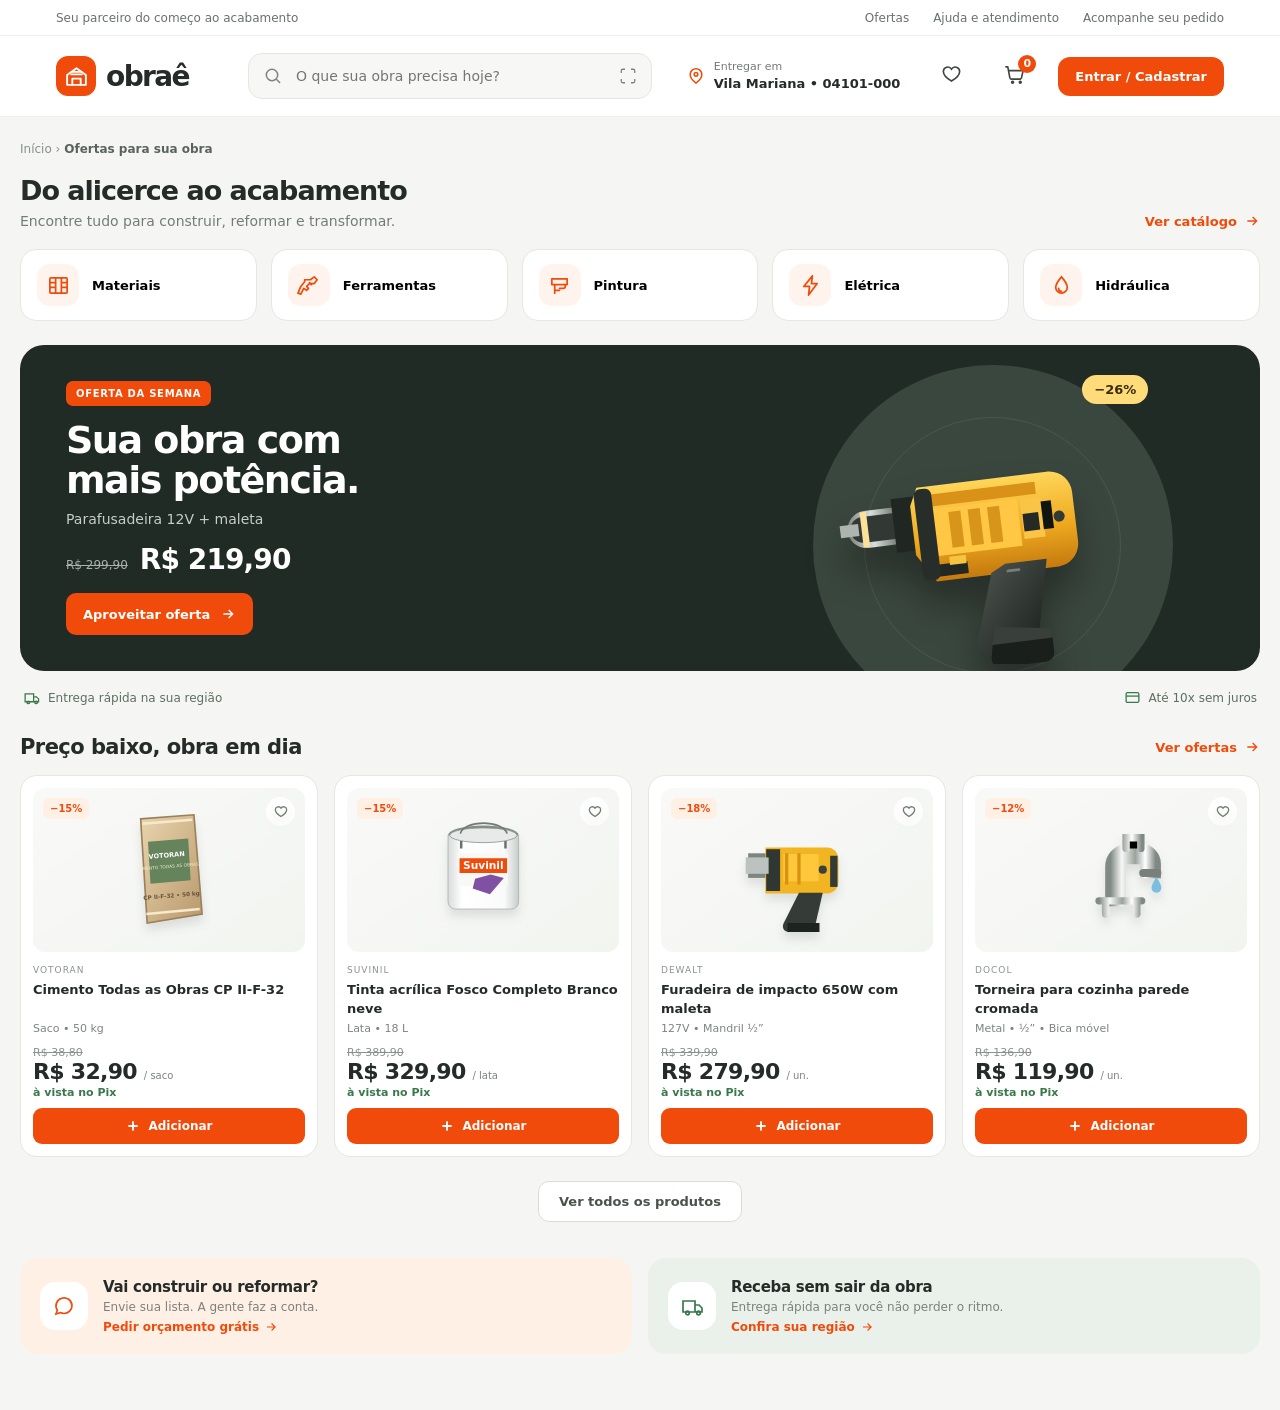
<file: frontend/html/index.html>
<!doctype html>
<html lang="pt-BR">
<head>
  <meta charset="utf-8" />
  <meta name="viewport" content="width=device-width, initial-scale=1" />
  <meta name="theme-color" content="#f4f4f1" />
  <meta name="description" content="Tudo para construir e reformar em um só lugar. Encontre materiais, ferramentas e ofertas para sua obra." />
  <title>Obraê — do alicerce ao acabamento</title>
  <style>
    :root{--orange:#f04b0b;--orange-dark:#d83f05;--ink:#252b28;--muted:#747c77;--line:#e4e7e2;--paper:#f5f6f3;--white:#fff;--forest:#202b26;--green:#39784b;--peach:#fff0e5;--radius:20px;--shadow:0 12px 35px #26322912}
    *{box-sizing:border-box}html{scroll-behavior:smooth}body{margin:0;background:var(--paper);color:var(--ink);font-family:Inter,ui-sans-serif,system-ui,-apple-system,"Segoe UI",sans-serif;-webkit-font-smoothing:antialiased}button,input{font:inherit}button{cursor:pointer}a{color:inherit;text-decoration:none}.wrap{max-width:1240px;margin:0 auto;padding:0 36px}.topline{height:36px;background:#fff;border-bottom:1px solid #edf0eb;font-size:12px;color:#69716b}.topline .wrap{height:100%;display:flex;align-items:center;justify-content:space-between}.toplinks{display:flex;gap:24px}.toplinks a:hover{color:var(--orange)}
    header{background:#fff;position:sticky;top:0;z-index:10;border-bottom:1px solid #edf0eb}.head-main{height:80px;display:flex;align-items:center;gap:26px}.brand{display:flex;align-items:center;gap:10px;min-width:166px;font-size:28px;font-weight:850;letter-spacing:-1.6px}.brand-mark{width:40px;height:40px;background:var(--orange);border-radius:12px;display:grid;place-items:center;color:#fff}.brand-mark svg{width:25px;height:25px}.searchbox{height:46px;border:1px solid var(--line);background:#f7f8f5;border-radius:14px;display:flex;align-items:center;gap:11px;padding:0 14px;flex:1;max-width:625px;color:#7c847e}.searchbox svg{width:20px;height:20px;flex:none}.searchbox input{border:0;outline:0;background:transparent;width:100%;color:var(--ink);font-size:14px}.searchbox:focus-within{border-color:#f5a587;box-shadow:0 0 0 3px #f04b0b12}.header-actions{margin-left:auto;display:flex;align-items:center;gap:24px}.location{display:flex;align-items:center;gap:8px;text-align:left;border:0;background:transparent;color:var(--ink);padding:8px}.location svg{width:20px;color:var(--orange)}.location small{display:block;color:var(--muted);font-size:11px}.location strong{font-size:13px}.action-icon{border:0;background:transparent;position:relative;padding:8px;color:#3d4640}.action-icon svg{width:23px;height:23px}.cart-count{position:absolute;top:0;right:-2px;background:var(--orange);color:#fff;border-radius:99px;min-width:18px;height:18px;padding:0 5px;font-size:11px;display:grid;place-items:center;font-weight:700}.login{border:0;border-radius:12px;background:var(--orange);color:#fff;font-weight:700;padding:12px 17px;font-size:13px}.login:hover,.primary:hover,.add:hover{background:var(--orange-dark)}
    .deliverybar{display:none}.layout{padding:25px 0 56px}.crumb{font-size:12px;color:#87908a;margin-bottom:19px}.crumb b{color:#59635c;font-weight:600}.intro{display:flex;justify-content:space-between;align-items:end;margin:0 0 20px}.intro h1{font-size:27px;line-height:1.2;letter-spacing:-1px;margin:0 0 6px;font-weight:820}.intro p{font-size:14px;color:var(--muted);margin:0}.textlink{color:var(--orange);font-size:13px;font-weight:650;display:inline-flex;align-items:center;gap:7px}.textlink svg{width:16px;height:16px}.category-row{display:grid;grid-template-columns:repeat(5,1fr);gap:14px;margin:0 0 24px}.category{display:flex;align-items:center;gap:13px;background:#fff;border:1px solid var(--line);border-radius:16px;padding:14px 16px;text-align:left;transition:.18s}.category:hover,.category.active{border-color:#f6a184;box-shadow:0 5px 16px #f04b0b0d;transform:translateY(-1px)}.cat-icon{width:42px;height:42px;border-radius:13px;background:#fff4ed;display:grid;place-items:center;color:var(--orange);flex:none}.cat-icon svg{width:23px;height:23px}.category span:last-child{font-size:13px;font-weight:700}.hero{position:relative;min-height:300px;background:var(--forest);border-radius:24px;overflow:hidden;color:white;display:flex;align-items:center;padding:36px 46px;margin-bottom:15px;isolation:isolate}.hero:before{content:"";position:absolute;width:360px;height:360px;border-radius:50%;background:#3a473e;right:7%;top:20px;z-index:-1}.hero:after{content:"";position:absolute;width:255px;height:255px;border-radius:50%;border:1px solid #ffffff15;right:11.2%;top:72px;z-index:-1}.hero-copy{position:relative;z-index:2;max-width:485px}.eyebrow{display:inline-flex;background:var(--orange);padding:7px 10px;border-radius:7px;font-size:10px;font-weight:800;letter-spacing:.7px;text-transform:uppercase;margin-bottom:15px}.hero h2{font-size:38px;line-height:1.05;letter-spacing:-1.5px;margin:0 0 10px;max-width:440px}.hero p{font-size:14px;color:#c6cec8;margin:0 0 16px}.price-line{display:flex;align-items:baseline;gap:12px;margin-bottom:17px}.oldprice{font-size:12px;color:#a7b0a9;text-decoration:line-through}.newprice{font-size:28px;font-weight:850;letter-spacing:-.9px}.primary{border:0;background:var(--orange);color:#fff;padding:13px 17px;border-radius:10px;font-size:13px;font-weight:750;display:inline-flex;align-items:center;gap:10px;transition:.2s}.primary svg{width:16px}.discount{position:absolute;right:9%;top:30px;border-radius:99px;background:#ffdc79;color:#392d10;padding:7px 12px;font-size:13px;font-weight:850;z-index:2}.drill-art{position:absolute;width:390px;height:290px;right:7%;bottom:7px;filter:drop-shadow(0 24px 18px #0005)}
    .benefits{display:flex;justify-content:space-between;color:#5d6e62;font-size:12px;padding:3px 3px 29px}.benefits span{display:flex;align-items:center;gap:8px}.benefits svg{width:17px;color:var(--green)}.section-head{display:flex;align-items:center;justify-content:space-between;margin:0 0 16px}.section-head h2{font-size:21px;letter-spacing:-.55px;margin:0}.product-grid{display:grid;grid-template-columns:repeat(4,minmax(0,1fr));gap:16px}.product-card{background:#fff;border:1px solid var(--line);border-radius:17px;padding:12px;position:relative;transition:transform .2s,box-shadow .2s}.product-card:hover{transform:translateY(-3px);box-shadow:var(--shadow)}.product-art{height:164px;background:linear-gradient(145deg,#f9faf8,#f2f4f0);border-radius:12px;display:grid;place-items:center;position:relative;overflow:hidden;margin-bottom:13px}.product-art svg{width:82%;height:85%;filter:drop-shadow(0 7px 5px #1c24201c)}.sale-tag{position:absolute;left:10px;top:10px;background:#fff0e6;color:var(--orange);font-size:10px;font-weight:800;padding:5px 7px;border-radius:6px}.favorite{position:absolute;right:10px;top:9px;border:0;background:#ffffffdf;color:#727c75;width:29px;height:29px;border-radius:99px;display:grid;place-items:center}.favorite svg{width:16px;height:16px}.favorite.on{color:var(--orange)}.brand-label{font-size:9px;letter-spacing:1px;color:#8a928d;text-transform:uppercase;margin-bottom:6px}.product-name{font-size:13px;line-height:1.42;min-height:37px;font-weight:620}.meta{font-size:11px;color:#7c857f;margin-top:4px}.was{font-size:11px;color:#8a928d;text-decoration:line-through;margin-top:11px}.price{font-size:22px;font-weight:850;letter-spacing:-.7px;line-height:1.15}.unit{font-size:10px;color:#7a827c;font-weight:500;letter-spacing:0}.pix{font-size:11px;color:var(--green);font-weight:650;margin-top:2px}.add{width:100%;border:0;border-radius:9px;background:var(--orange);color:#fff;font-size:12px;font-weight:750;padding:10px 8px;margin-top:9px;display:flex;justify-content:center;align-items:center;gap:7px;transition:.2s}.add svg{width:16px;height:16px}.more-products{display:flex;justify-content:center;margin:24px 0 36px}.outline{border:1px solid #d9ded9;background:#fff;color:#49524b;border-radius:11px;padding:12px 20px;font-weight:650;font-size:13px}.outline:hover{border-color:var(--orange);color:var(--orange)}
    .promo-grid{display:grid;grid-template-columns:1fr 1fr;gap:16px}.promo{background:var(--peach);border-radius:18px;padding:20px;display:flex;align-items:center;gap:15px}.promo .bubble{width:48px;height:48px;background:#fff;border-radius:15px;color:var(--orange);display:grid;place-items:center;flex:none}.promo .bubble svg{width:24px}.promo h3{font-size:15px;margin:0 0 4px;letter-spacing:-.3px}.promo p{font-size:12px;color:#7d817d;margin:0 0 6px}.promo a{font-size:12px;color:var(--orange);font-weight:700;display:flex;align-items:center;gap:5px}.promo a svg{width:14px}.promo.dark{background:#eaf1eb}.promo.dark .bubble{color:var(--green)}.mobile-nav{display:none}.toast{position:fixed;z-index:30;left:50%;bottom:26px;transform:translate(-50%,20px);opacity:0;background:#202b26;color:white;padding:13px 18px;border-radius:12px;font-size:13px;box-shadow:var(--shadow);transition:.25s;pointer-events:none;max-width:90%;text-align:center}.toast.show{opacity:1;transform:translate(-50%,0)}.empty{display:none;grid-column:1/-1;text-align:center;padding:55px 12px;color:var(--muted);background:#fff;border-radius:16px}
    .modal-backdrop{position:fixed;inset:0;background:#18211cb8;z-index:40;display:none;align-items:center;justify-content:center;padding:20px}.modal-backdrop.open{display:flex}.modal{width:min(440px,100%);background:white;border-radius:22px;padding:25px;box-shadow:0 22px 70px #0004}.modal-top{display:flex;align-items:center;justify-content:space-between;margin-bottom:8px}.modal h3{font-size:20px;margin:0;letter-spacing:-.4px}.close{border:0;background:#f3f5f2;border-radius:50%;width:33px;height:33px;font-size:20px;color:#657067}.modal p{color:var(--muted);font-size:13px;line-height:1.55;margin:7px 0 18px}.modal label{display:block;font-size:12px;font-weight:700;margin-bottom:7px}.modal input{width:100%;border:1px solid var(--line);border-radius:11px;padding:13px;outline:none}.modal input:focus{border-color:#f29d7e}.modal .primary{width:100%;justify-content:center;margin-top:12px}
    @media(max-width:980px){.wrap{padding:0 24px}.category-row{grid-template-columns:repeat(5,minmax(130px,1fr));overflow:auto;padding-bottom:4px}.category{padding:12px}.category span:last-child{font-size:12px}.product-grid{grid-template-columns:repeat(2,minmax(0,1fr))}.product-art{height:190px}.drill-art{right:1%;width:340px}.hero{padding-left:34px}.header-actions{gap:12px}.toplinks{gap:13px}}
    @media(max-width:640px){body{padding-bottom:74px}.topline{display:none}.wrap{padding:0 17px}header{position:relative}.head-main{height:auto;min-height:64px;padding:11px 17px;gap:10px;flex-wrap:wrap}.head-main.wrap{padding:11px 17px}.brand{min-width:0;flex:1;font-size:25px;gap:8px}.brand-mark{width:35px;height:35px;border-radius:10px}.header-actions{margin-left:auto;gap:4px}.location{display:none}.login{display:none}.searchbox{order:3;max-width:none;flex-basis:100%;height:43px}.deliverybar{height:38px;display:flex;background:#fff0e6;color:#393c39;align-items:center;padding:0 18px;gap:7px;font-size:12px}.deliverybar svg{width:16px;color:var(--orange)}.deliverybar strong{font-weight:750}.deliverybar .down{margin-left:auto}.layout{padding:20px 0 27px}.crumb{display:none}.intro{align-items:center;margin-bottom:15px}.intro h1{font-size:21px;margin-bottom:4px}.intro p{font-size:12px}.intro>.textlink{font-size:11px;white-space:nowrap}.category-row{gap:10px;margin:0 -17px 18px;padding:0 17px 4px;grid-template-columns:repeat(5,74px);overflow:visible;overflow-x:auto;scrollbar-width:none}.category-row::-webkit-scrollbar{display:none}.category{display:flex;flex-direction:column;justify-content:center;gap:7px;padding:9px 4px;border:0;background:transparent;box-shadow:none!important;transform:none!important}.cat-icon{width:50px;height:48px;border:1px solid var(--line);background:#fff;border-radius:13px}.cat-icon svg{width:22px}.category span:last-child{font-size:10px;text-align:center;white-space:nowrap}.hero{min-height:221px;border-radius:16px;padding:20px 18px;margin-bottom:10px;align-items:flex-start}.hero:before{width:220px;height:220px;right:-20px;top:35px}.hero:after{width:170px;height:170px;right:4px;top:61px}.hero-copy{max-width:61%}.eyebrow{font-size:8px;padding:6px 8px;margin-bottom:9px}.hero h2{font-size:23px;line-height:1.06;letter-spacing:-.65px;margin-bottom:7px}.hero p{font-size:10px;margin-bottom:8px;max-width:170px}.price-line{gap:7px;margin-bottom:9px}.oldprice{font-size:9px}.newprice{font-size:22px}.primary{padding:10px 12px;font-size:11px;border-radius:8px;gap:7px}.primary svg{width:14px}.discount{right:9%;top:14px;padding:5px 9px;font-size:10px}.drill-art{width:205px;height:193px;right:-5px;bottom:5px}.benefits{padding:0 0 23px;font-size:9px}.benefits span{gap:5px}.benefits svg{width:14px}.section-head{margin-bottom:12px}.section-head h2{font-size:17px;letter-spacing:-.4px}.section-head .textlink{font-size:11px}.section-head .textlink svg{width:14px}.product-grid{grid-template-columns:repeat(2,minmax(0,1fr));gap:10px}.product-card{padding:9px;border-radius:14px}.product-art{height:129px;border-radius:9px;margin-bottom:9px}.product-art svg{width:88%;height:90%}.sale-tag{font-size:9px;left:7px;top:7px;padding:4px 5px}.favorite{right:7px;top:6px;width:26px;height:26px}.brand-label{font-size:8px;margin-bottom:4px}.product-name{font-size:11px;line-height:1.35;min-height:30px}.meta{font-size:9px;margin-top:3px}.was{margin-top:8px;font-size:9px}.price{font-size:19px}.pix{font-size:9px}.unit{font-size:9px}.add{font-size:10px;padding:8px 5px;margin-top:7px;border-radius:7px}.add svg{width:14px}.more-products{margin:16px 0 24px}.outline{font-size:12px}.promo-grid{grid-template-columns:1fr;gap:10px}.promo{padding:14px;border-radius:14px;gap:11px}.promo .bubble{width:39px;height:39px;border-radius:12px}.promo .bubble svg{width:20px}.promo h3{font-size:13px}.promo p,.promo a{font-size:10px}.mobile-nav{display:grid;position:fixed;bottom:0;left:0;right:0;height:70px;background:#fff;border-top:1px solid #e8ebe7;z-index:20;grid-template-columns:repeat(4,1fr);padding:7px 10px 9px}.nav-item{border:0;background:transparent;color:#737c75;display:flex;align-items:center;flex-direction:column;gap:3px;font-size:9px}.nav-item svg{width:19px;height:19px}.nav-item.active{color:var(--orange)}.nav-item.active svg{background:#fff0e6;width:35px;height:24px;padding:3px;border-radius:99px}.toast{bottom:84px;font-size:12px}}
    @media(min-width:641px) and (max-width:780px){.header-actions .location{display:none}.hero h2{font-size:32px}.drill-art{width:300px}}
    @media(prefers-reduced-motion:reduce){*,*::before,*::after{scroll-behavior:auto!important;transition:none!important}}
  
    /* Sacola e finalização */
    .cart-backdrop{position:fixed;inset:0;background:#17211bb8;z-index:50;opacity:0;pointer-events:none;transition:opacity .22s}.cart-backdrop.open{opacity:1;pointer-events:auto}.cart-drawer{position:absolute;right:0;top:0;height:100%;width:min(470px,100%);background:#fff;display:flex;flex-direction:column;transform:translateX(100%);transition:transform .28s cubic-bezier(.2,.75,.25,1);box-shadow:-20px 0 60px #0002}.cart-backdrop.open .cart-drawer{transform:translateX(0)}.drawer-head{padding:22px 24px 18px;border-bottom:1px solid var(--line);display:flex;align-items:center;justify-content:space-between}.drawer-head h2{font-size:20px;margin:0;letter-spacing:-.5px}.drawer-head p{margin:4px 0 0;color:var(--muted);font-size:12px}.drawer-close{border:0;background:#f4f6f3;color:#515b54;width:36px;height:36px;border-radius:50%;font-size:22px}.cart-items{padding:8px 22px;overflow:auto;flex:1}.cart-empty{height:100%;min-height:250px;display:flex;flex-direction:column;align-items:center;justify-content:center;text-align:center;color:var(--muted)}.cart-empty .empty-icon{width:64px;height:64px;border-radius:20px;background:#fff1e8;color:var(--orange);display:grid;place-items:center;font-size:29px;margin-bottom:13px}.cart-empty strong{color:var(--ink);font-size:16px}.cart-empty p{font-size:13px;max-width:245px;line-height:1.5;margin:7px 0 16px}.cart-line{display:grid;grid-template-columns:54px 1fr auto;gap:12px;padding:16px 0;border-bottom:1px solid #edf0ec;align-items:center}.cart-thumb{width:54px;height:54px;border-radius:13px;background:#f5f6f3;display:grid;place-items:center;font-size:24px}.cart-line-name{font-size:13px;font-weight:700;line-height:1.35}.cart-line-meta{font-size:11px;color:var(--muted);margin-top:4px}.cart-line-price{font-size:13px;font-weight:800;white-space:nowrap}.quantity-control{display:inline-flex;align-items:center;gap:12px;margin-top:10px;border:1px solid var(--line);border-radius:9px;padding:3px 7px}.quantity-control button{border:0;background:transparent;color:#354139;font-size:18px;line-height:20px;width:18px;height:22px}.quantity-control span{font-size:12px;font-weight:700;min-width:10px;text-align:center}.remove-item{display:block;border:0;background:transparent;color:#939b95;font-size:10px;text-decoration:underline;padding:5px 0 0}.drawer-foot{border-top:1px solid var(--line);padding:18px 24px 24px;box-shadow:0 -8px 25px #1b241b08}.summary-row{display:flex;justify-content:space-between;align-items:center;font-size:13px;color:#68716b;margin:7px 0}.summary-row strong{color:var(--ink);font-weight:700}.summary-row.total{font-size:17px;font-weight:800;color:var(--ink);padding-top:12px;margin-top:12px;border-top:1px solid var(--line)}.summary-row.total strong{font-size:20px}.delivery-hint{font-size:11px;color:#8a928d;margin:12px 0}.drawer-continue,.checkout-action{width:100%;border:0;background:var(--orange);color:#fff;border-radius:11px;padding:14px 17px;font-size:14px;font-weight:750;transition:.18s}.drawer-continue:hover,.checkout-action:hover{background:var(--orange-dark)}.drawer-continue:disabled{background:#c7ccc8;cursor:not-allowed}.continue-note{text-align:center;color:#8a928d;font-size:10px;margin:9px 0 0}
    .checkout-page{padding:28px 0 60px;min-height:calc(100vh - 80px)}.checkout-page[hidden]{display:none}.checkout-inner{max-width:1060px;margin:auto;padding:0 28px}.back-home{border:0;background:transparent;color:#69736c;font-size:13px;padding:0;margin:0 0 17px}.checkout-head{display:flex;align-items:flex-end;justify-content:space-between;margin-bottom:22px}.checkout-head h1{font-size:26px;letter-spacing:-.8px;margin:0 0 4px}.checkout-head p{color:var(--muted);font-size:13px;margin:0}.secure-note{font-size:11px;color:#54815e;display:flex;align-items:center;gap:6px}.secure-note svg{width:15px}.checkout-steps{display:flex;align-items:center;gap:12px;margin-bottom:23px}.checkout-step{display:flex;align-items:center;gap:8px;color:#969e98;font-size:12px;font-weight:650}.step-dot{width:27px;height:27px;border-radius:50%;border:1px solid #d9ded9;display:grid;place-items:center;font-size:11px;font-weight:800}.checkout-step.active{color:var(--orange)}.checkout-step.active .step-dot{background:var(--orange);color:#fff;border-color:var(--orange)}.checkout-step.done{color:#39784b}.checkout-step.done .step-dot{background:#eaf4ec;color:#39784b;border-color:#cfe0d2}.step-track{height:1px;background:#dce1dc;width:56px}.checkout-grid{display:grid;grid-template-columns:minmax(0,1.5fr) minmax(280px,.85fr);align-items:start;gap:20px}.checkout-panel,.checkout-summary{background:#fff;border:1px solid var(--line);border-radius:18px;padding:22px}.checkout-panel h2,.checkout-summary h2{font-size:17px;margin:0 0 5px;letter-spacing:-.3px}.panel-subtitle{color:var(--muted);font-size:12px;margin:0 0 17px}.address-card{border:1px solid #e8ece7;background:#fbfcfa;border-radius:13px;padding:15px;display:flex;align-items:flex-start;gap:12px;margin-bottom:15px}.address-icon{width:38px;height:38px;border-radius:11px;background:#fff0e6;color:var(--orange);display:grid;place-items:center;flex:none}.address-icon svg{width:19px}.address-text{flex:1}.address-text strong{font-size:12px;display:block;margin:1px 0 4px}.address-text span{font-size:11px;color:var(--muted);line-height:1.5}.edit-address{border:0;background:transparent;color:var(--orange);font-size:11px;font-weight:700;padding:4px}.delivery-option{display:flex;align-items:center;gap:11px;border:1px solid var(--line);border-radius:12px;padding:13px;margin-top:9px;cursor:pointer;transition:.15s}.delivery-option.selected{border-color:#f19a77;background:#fffaf6;box-shadow:0 0 0 2px #f04b0b0b}.delivery-option input,.payment-option input{accent-color:var(--orange);width:16px;height:16px}.delivery-option .delivery-info{flex:1}.delivery-option strong{font-size:12px;display:block}.delivery-option small{color:var(--muted);font-size:10px;display:block;margin-top:3px}.delivery-option .delivery-price{font-size:12px;font-weight:750;white-space:nowrap}.checkout-action{margin-top:18px}.checkout-summary{position:sticky;top:95px}.checkout-summary h2{margin-bottom:17px}.checkout-products{border-bottom:1px solid var(--line);padding-bottom:12px;margin-bottom:12px}.checkout-product{display:flex;align-items:center;gap:9px;margin:10px 0}.checkout-product-icon{width:34px;height:34px;border-radius:9px;background:#f5f6f3;display:grid;place-items:center;font-size:17px;flex:none}.checkout-product span:nth-child(2){font-size:11px;line-height:1.4;flex:1}.checkout-product strong{font-size:11px;white-space:nowrap}.summary-row.discount-row{color:#39804a}.summary-row.discount-row strong{color:#39804a}.payment-option{display:flex;align-items:flex-start;gap:11px;border:1px solid var(--line);border-radius:13px;padding:13px;margin:9px 0;cursor:pointer;transition:.15s}.payment-option.selected{border-color:#ef9a77;background:#fffaf6;box-shadow:0 0 0 2px #f04b0b0a}.payment-symbol{width:38px;height:38px;border-radius:11px;background:#f3f6f2;color:#39483e;display:grid;place-items:center;font-size:18px;flex:none}.payment-option.selected .payment-symbol{background:#fff0e6;color:var(--orange)}.payment-copy{flex:1}.payment-copy strong{display:block;font-size:12px;margin:1px 0 4px}.payment-copy small{display:block;color:var(--muted);font-size:10px;line-height:1.4}.payment-extra{background:#f8f9f7;border-radius:12px;padding:13px;margin:10px 0 14px;color:#626b64;font-size:11px;line-height:1.5}.payment-extra b{color:var(--ink)}.installments{width:100%;padding:11px;border:1px solid var(--line);background:white;border-radius:10px;color:var(--ink);margin-top:8px;font-size:12px}.payment-disclaimer{display:flex;gap:8px;align-items:flex-start;background:#fff6e3;border:1px solid #f2e4bf;color:#6d5c36;border-radius:11px;padding:11px 12px;font-size:10px;line-height:1.5;margin-top:14px}.payment-disclaimer span{font-size:15px}.checkout-secondary{border:0;background:transparent;color:#69736c;font-size:12px;font-weight:650;padding:12px 4px;margin-top:5px}.success-card{text-align:center;padding:38px 18px}.success-icon{width:60px;height:60px;border-radius:50%;background:#e9f4eb;color:#39804a;display:grid;place-items:center;font-size:29px;margin:0 auto 15px}.success-card h2{font-size:21px}.success-card p{font-size:13px;color:var(--muted);line-height:1.6;max-width:370px;margin:9px auto 18px}.order-code{display:inline-block;background:#f5f6f3;border-radius:9px;padding:9px 12px;font-size:12px;font-weight:800;letter-spacing:.6px}.success-card .checkout-action{max-width:280px}.toast{z-index:70}
+    @media(max-width:760px){.checkout-inner{padding:0 17px}.checkout-page{padding:19px 0 30px}.checkout-head{align-items:flex-start;gap:10px}.checkout-head h1{font-size:22px}.secure-note{display:none}.checkout-grid{grid-template-columns:1fr;gap:12px}.checkout-summary{position:static;order:2}.checkout-panel{padding:18px}.checkout-summary{padding:18px}.checkout-steps{gap:7px}.step-track{width:20px}.checkout-step{font-size:10px;gap:5px}.step-dot{width:24px;height:24px}.cart-drawer{width:100%}.drawer-head{padding:18px}.cart-items{padding:8px 17px}.drawer-foot{padding:16px 18px calc(18px + env(safe-area-inset-bottom))}.cart-line{grid-template-columns:48px 1fr auto;gap:10px}.cart-thumb{width:48px;height:48px}.checkout-secondary{width:100%}}
+    @media(prefers-reduced-motion:reduce){.cart-drawer,.cart-backdrop{transition:none}}
+
  </style>
</head>
<body>
  <div class="topline"><div class="wrap"><span>Seu parceiro do começo ao acabamento</span><div class="toplinks"><a href="#promos">Ofertas</a><a href="#ajuda">Ajuda e atendimento</a><a href="#entrega">Acompanhe seu pedido</a></div></div></div>
  <header>
    <div class="head-main wrap">
      <a class="brand" href="#inicio" aria-label="Obraê, início"><span class="brand-mark"><svg viewBox="0 0 24 24" fill="none" stroke="currentColor" stroke-width="1.8" stroke-linecap="round" stroke-linejoin="round"><path d="M3 10.5 12 4l9 6.5V20H3z"/><path d="M8 20v-6h8v6M7 10h10M7 7.5h10"/></svg></span><span>obraê</span></a>
      <label class="searchbox" aria-label="Buscar produtos"><svg viewBox="0 0 24 24" fill="none" stroke="currentColor" stroke-width="1.8"><circle cx="10.8" cy="10.8" r="6.8"/><path d="m16 16 4.5 4.5"/></svg><input id="search" placeholder="O que sua obra precisa hoje?" autocomplete="off"/><svg viewBox="0 0 24 24" fill="none" stroke="currentColor" stroke-width="1.7" style="width:18px"><path d="M8 3H5a2 2 0 0 0-2 2v3m13-5h3a2 2 0 0 1 2 2v3M3 16v3a2 2 0 0 0 2 2h3m13-5v3a2 2 0 0 1-2 2h-3"/></svg></label>
      <div class="header-actions"><button class="location" data-modal="location"><svg viewBox="0 0 24 24" fill="none" stroke="currentColor" stroke-width="1.8"><path d="M19 10.2c0 5-7 10.3-7 10.3S5 15.2 5 10.2a7 7 0 1 1 14 0Z"/><circle cx="12" cy="10" r="2.2"/></svg><span><small>Entregar em</small><strong class="address">Vila Mariana • 04101-000</strong></span></button><button class="action-icon" aria-label="Favoritos" data-toast="Seus produtos favoritos ficam salvos aqui."><svg viewBox="0 0 24 24" fill="none" stroke="currentColor" stroke-width="1.7"><path d="M20.5 8.8c0 5-8.5 10-8.5 10s-8.5-5-8.5-10a4.6 4.6 0 0 1 8.5-2.4 4.6 4.6 0 0 1 8.5 2.4Z"/></svg></button><button class="action-icon" aria-label="Carrinho" id="cartButton"><svg viewBox="0 0 24 24" fill="none" stroke="currentColor" stroke-width="1.7" stroke-linecap="round" stroke-linejoin="round"><path d="M3 4h2l2.1 11.2a2 2 0 0 0 2 1.6h8.3a2 2 0 0 0 1.9-1.4L21 8H6"/><circle cx="10" cy="20" r="1"/><circle cx="18" cy="20" r="1"/></svg><span class="cart-count">0</span></button><a class="login" href="login.html">Entrar / Cadastrar</a></div>
    </div>
    <div class="deliverybar" data-modal="location"><svg viewBox="0 0 24 24" fill="none" stroke="currentColor" stroke-width="2"><path d="M19 10c0 5-7 10-7 10S5 15 5 10a7 7 0 1 1 14 0Z"/><circle cx="12" cy="10" r="2"/></svg>Entregar em <strong class="address">Vila Mariana • 04101-000</strong><svg class="down" viewBox="0 0 24 24" fill="none" stroke="currentColor" stroke-width="2"><path d="m7 10 5 5 5-5"/></svg></div>
  </header>
  <main class="layout wrap" id="inicio">
    <div class="crumb">Início <span>›</span> <b>Ofertas para sua obra</b></div>
    <div class="intro"><div><h1>Do alicerce ao acabamento</h1><p>Encontre tudo para construir, reformar e transformar.</p></div><a class="textlink" href="#produtos">Ver catálogo <svg viewBox="0 0 24 24" fill="none" stroke="currentColor" stroke-width="2"><path d="M5 12h14m-6-6 6 6-6 6"/></svg></a></div>
    <nav class="category-row" aria-label="Categorias">
      <button class="category" data-category="Materiais"><span class="cat-icon"><svg viewBox="0 0 24 24" fill="none" stroke="currentColor" stroke-width="1.8"><rect x="3" y="4" width="18" height="16" rx="1"/><path d="M9 4v5H3m6 0v5H3m6 0v6m6-16v5h6m-6 0v5h6m-6 0v6"/></svg></span><span>Materiais</span></button>
      <button class="category" data-category="Ferramentas"><span class="cat-icon"><svg viewBox="0 0 24 24" fill="none" stroke="currentColor" stroke-width="1.8" stroke-linecap="round" stroke-linejoin="round"><path d="m14 6 4-3 3 3-3 4h-5l-3 3 2 2-2 2-3-2-3 6-3-1 3-7 4-5V6z"/><path d="m13 9 2 2"/></svg></span><span>Ferramentas</span></button>
      <button class="category" data-category="Pintura"><span class="cat-icon"><svg viewBox="0 0 24 24" fill="none" stroke="currentColor" stroke-width="1.8" stroke-linecap="round" stroke-linejoin="round"><path d="M4 5h16v6H4zM7 11v9M7 17h5"/><path d="M18 11v2a2 2 0 0 1-2 2h-4"/></svg></span><span>Pintura</span></button>
      <button class="category" data-category="Elétrica"><span class="cat-icon"><svg viewBox="0 0 24 24" fill="none" stroke="currentColor" stroke-width="1.8" stroke-linecap="round" stroke-linejoin="round"><path d="m14 2-9 11h6l-1 9 9-12h-6z"/></svg></span><span>Elétrica</span></button>
      <button class="category" data-category="Hidráulica"><span class="cat-icon"><svg viewBox="0 0 24 24" fill="none" stroke="currentColor" stroke-width="1.8" stroke-linecap="round"><path d="M12 3s-6 7-6 11a6 6 0 0 0 12 0c0-4-6-11-6-11Z"/><path d="M9 15a3 3 0 0 0 3 3"/></svg></span><span>Hidráulica</span></button>
    </nav>
    <section class="hero" id="promos" aria-label="Oferta da semana">
      <div class="hero-copy"><span class="eyebrow">Oferta da semana</span><h2>Sua obra com<br/>mais potência.</h2><p>Parafusadeira 12V + maleta</p><div class="price-line"><span class="oldprice">R$ 299,90</span><span class="newprice">R$ 219,90</span></div><button class="primary" data-add="parafusadeira">Aproveitar oferta <svg viewBox="0 0 24 24" fill="none" stroke="currentColor" stroke-width="2"><path d="M5 12h14m-6-6 6 6-6 6"/></svg></button></div>
      <span class="discount">−26%</span>
      <svg class="drill-art" viewBox="0 0 420 300" role="img" aria-label="Parafusadeira amarela e preta">
        <defs><linearGradient id="yellow" x2="0" y2="1"><stop stop-color="#ffd65a"/><stop offset=".55" stop-color="#efaa20"/><stop offset="1" stop-color="#c47a0f"/></linearGradient><linearGradient id="black" x2="1" y2="1"><stop stop-color="#505752"/><stop offset="1" stop-color="#171c19"/></linearGradient><linearGradient id="steel"><stop stop-color="#7a817d"/><stop offset=".45" stop-color="#d8dedb"/><stop offset="1" stop-color="#555d58"/></linearGradient></defs>
        <g transform="translate(45 35) rotate(-7 170 130)"><path fill="url(#steel)" d="M46 91h40v40H46c-11 0-20-9-20-20s9-20 20-20Z"/><path fill="#323935" d="M43 97h41v28H43c-8 0-14-6-14-14s6-14 14-14Z"/><path fill="#aeb5b1" d="M18 104h20v13H18z"/><path fill="#202622" d="M76 82h42v58H76z"/><path fill="url(#yellow)" d="M105 73h141c14 0 25 11 25 25v52c0 15-11 26-26 26H115L96 145V92z"/><path fill="#d99118" d="M106 82h126v13H106z"/><path fill="#ffc743" d="M120 98h91v51h-91z"/><path fill="#d7951b" d="M136 103h13v39h-13zM157 103h13v39h-13zM178 103h13v39h-13z"/><path fill="url(#black)" d="M190 166h45l-19 84c-2 8-9 13-17 13h-34c-10 0-17-9-14-19l23-70z"/><path fill="#393f3b" d="m171 232 60 9-4 20-62-9z"/><path fill="#1a1f1c" d="M166 251h65v15c0 6-5 10-10 10h-48c-6 0-10-4-10-10z"/><path fill="#fac446" d="M214 99h23v43h-23z"/><path fill="#252a27" d="M215 115h17v19h-17z"/><path fill="#101512" d="M236 104h11v30h-11z"/><path fill="#222824" d="M111 158h39v13h-39z"/><path fill="#f7c43f" d="M131 151h18v9h-18z"/><rect x="101" y="75" width="19" height="99" rx="7" fill="#272d29"/><path fill="#fce19a" d="M41 92h7v38h-7z"/><circle cx="254" cy="122" r="6" fill="#333a35"/><path d="M192 174h12" stroke="#777f79" stroke-width="3" stroke-linecap="round"/></g>
      </svg>
    </section>
    <div class="benefits"><span><svg viewBox="0 0 24 24" fill="none" stroke="currentColor" stroke-width="1.8"><path d="M3 7h12v11H3zM15 11h4l3 3v4h-7z"/><circle cx="7.5" cy="19" r="1.8"/><circle cx="18.5" cy="19" r="1.8"/></svg>Entrega rápida na sua região</span><span><svg viewBox="0 0 24 24" fill="none" stroke="currentColor" stroke-width="1.8"><rect x="3" y="5" width="18" height="14" rx="2"/><path d="M3 10h18"/></svg>Até 10x sem juros</span></div>
    <section id="produtos"><div class="section-head"><h2 id="productTitle">Preço baixo, obra em dia</h2><a href="#produtos" class="textlink" id="offersLink">Ver ofertas <svg viewBox="0 0 24 24" fill="none" stroke="currentColor" stroke-width="2"><path d="M5 12h14m-6-6 6 6-6 6"/></svg></a></div>
      <div class="product-grid" id="productGrid">
        <article class="product-card" data-name="Cimento Todas as Obras CP II-F-32 50 kg" data-brand="Votoran" data-category="Materiais" data-price="32.90">
          <div class="product-art"><span class="sale-tag">−15%</span><button class="favorite" aria-label="Favoritar cimento"><svg viewBox="0 0 24 24" fill="none" stroke="currentColor" stroke-width="2"><path d="M20.5 8.8c0 5-8.5 10-8.5 10s-8.5-5-8.5-10a4.6 4.6 0 0 1 8.5-2.4 4.6 4.6 0 0 1 8.5 2.4Z"/></svg></button><svg viewBox="0 0 180 170" role="img" aria-label="Saco de cimento Votoran"><defs><linearGradient id="sack" x2="1" y2="1"><stop stop-color="#e9d5ad"/><stop offset="1" stop-color="#b9986c"/></linearGradient></defs><path d="m56 23 65-5 10 121-67 11z" fill="url(#sack)" stroke="#9a805b" stroke-width="2"/><path d="m58 29 61-5M63 139l65-6" stroke="#f7e9ce" stroke-width="3"/><path d="m65 51 49-4 3 51-49 4z" fill="#65845b"/><text x="88" y="70" fill="#fff" font-size="8" font-weight="800" text-anchor="middle" transform="rotate(-5 88 70)">VOTORAN</text><text x="90" y="83" fill="#f3edcf" font-size="5.4" text-anchor="middle" transform="rotate(-5 90 83)">CIMENTO TODAS AS OBRAS</text><text x="94" y="119" fill="#65543d" font-size="7" font-weight="700" text-anchor="middle" transform="rotate(-5 94 119)">CP II-F-32 • 50 kg</text></svg></div>
          <div class="brand-label">Votoran</div><div class="product-name">Cimento Todas as Obras CP II-F-32</div><div class="meta">Saco • 50 kg</div><div class="was">R$ 38,80</div><div class="price">R$ 32,90 <span class="unit">/ saco</span></div><div class="pix">à vista no Pix</div><button class="add" data-add="cimento"><svg viewBox="0 0 24 24" fill="none" stroke="currentColor" stroke-width="2.7"><path d="M12 5v14M5 12h14"/></svg>Adicionar</button>
        </article>
        <article class="product-card" data-name="Tinta acrílica Fosco Completo Branco neve 18 L" data-brand="Suvinil" data-category="Pintura" data-price="329.90">
          <div class="product-art"><span class="sale-tag">−15%</span><button class="favorite" aria-label="Favoritar tinta"><svg viewBox="0 0 24 24" fill="none" stroke="currentColor" stroke-width="2"><path d="M20.5 8.8c0 5-8.5 10-8.5 10s-8.5-5-8.5-10a4.6 4.6 0 0 1 8.5-2.4 4.6 4.6 0 0 1 8.5 2.4Z"/></svg></button><svg viewBox="0 0 180 170" role="img" aria-label="Lata de tinta branca Suvinil"><defs><linearGradient id="can" x2="1"><stop stop-color="#d8dcda"/><stop offset=".2" stop-color="#fff"/><stop offset=".8" stop-color="#f9faf9"/><stop offset="1" stop-color="#c8cecb"/></linearGradient></defs><ellipse cx="91" cy="43" rx="43" ry="12" fill="#858c88"/><path d="M48 43h86v81a9 9 0 0 1-9 9H57a9 9 0 0 1-9-9z" fill="url(#can)" stroke="#abb1ae"/><ellipse cx="91" cy="43" rx="41" ry="9" fill="#e7eae8" stroke="#8a928d"/><path d="M61 65h60v40H61z" fill="#f8f8f5"/><path d="M62 71h58v18H62z" fill="#ef4b0b"/><text x="91" y="84" fill="white" font-size="13" font-weight="800" text-anchor="middle">Suvinil</text><path d="m81 96 19-5 16 4-17 20-21-7z" fill="#8051a2"/><path d="M64 59v-9m54 9v-9" stroke="#68716c" stroke-width="3"/><path d="M63 41c4-17 52-17 57 0" fill="none" stroke="#717a74" stroke-width="2"/></svg></div>
          <div class="brand-label">Suvinil</div><div class="product-name">Tinta acrílica Fosco Completo Branco neve</div><div class="meta">Lata • 18 L</div><div class="was">R$ 389,90</div><div class="price">R$ 329,90 <span class="unit">/ lata</span></div><div class="pix">à vista no Pix</div><button class="add" data-add="tinta"><svg viewBox="0 0 24 24" fill="none" stroke="currentColor" stroke-width="2.7"><path d="M12 5v14M5 12h14"/></svg>Adicionar</button>
        </article>
        <article class="product-card" data-name="Furadeira de impacto 650W com maleta" data-brand="DeWalt" data-category="Ferramentas" data-price="279.90">
          <div class="product-art"><span class="sale-tag">−18%</span><button class="favorite" aria-label="Favoritar furadeira"><svg viewBox="0 0 24 24" fill="none" stroke="currentColor" stroke-width="2"><path d="M20.5 8.8c0 5-8.5 10-8.5 10s-8.5-5-8.5-10a4.6 4.6 0 0 1 8.5-2.4 4.6 4.6 0 0 1 8.5 2.4Z"/></svg></button><svg viewBox="0 0 180 170" role="img" aria-label="Furadeira amarela"><path d="M31 65h26v30H31z" fill="#7d8580"/><path d="M52 58h75c8 0 14 6 14 14v28c0 8-6 14-14 14h-75z" fill="#f2b522"/><path d="M53 60h17v51H53z" fill="#303733"/><path d="M74 66h43v33H74z" fill="#ffc73c"/><path d="M93 113h29l-9 39c-2 6-6 9-12 9h-20c-6 0-9-5-7-10z" fill="#353c37"/><path d="M79 150h39v11H79z" fill="#1d2420"/><path d="M28 70h28v20H28z" fill="#bcc2bf"/><path d="M131 68h9v38h-9z" fill="#343b36"/><circle cx="122" cy="85" r="5" fill="#38413a"/><path d="M78 65v38m15-38v38" stroke="#d89210" stroke-width="4"/></svg></div>
          <div class="brand-label">DeWalt</div><div class="product-name">Furadeira de impacto 650W com maleta</div><div class="meta">127V • Mandril ½”</div><div class="was">R$ 339,90</div><div class="price">R$ 279,90 <span class="unit">/ un.</span></div><div class="pix">à vista no Pix</div><button class="add" data-add="furadeira"><svg viewBox="0 0 24 24" fill="none" stroke="currentColor" stroke-width="2.7"><path d="M12 5v14M5 12h14"/></svg>Adicionar</button>
        </article>
        <article class="product-card" data-name="Torneira para cozinha parede cromada" data-brand="Docol" data-category="Hidráulica" data-price="119.90">
          <div class="product-art"><span class="sale-tag">−12%</span><button class="favorite" aria-label="Favoritar torneira"><svg viewBox="0 0 24 24" fill="none" stroke="currentColor" stroke-width="2"><path d="M20.5 8.8c0 5-8.5 10-8.5 10s-8.5-5-8.5-10a4.6 4.6 0 0 1 8.5-2.4 4.6 4.6 0 0 1 8.5 2.4Z"/></svg></button><svg viewBox="0 0 180 170" role="img" aria-label="Torneira cromada"><defs><linearGradient id="chrome"><stop stop-color="#818a85"/><stop offset=".25" stop-color="#f6f8f7"/><stop offset=".55" stop-color="#9aa29d"/><stop offset=".77" stop-color="#fff"/><stop offset="1" stop-color="#818985"/></linearGradient></defs><path d="M90 123V81a21 21 0 0 1 21-21h16a18 18 0 0 1 18 18v11h-12V78a6 6 0 0 0-6-6h-16a9 9 0 0 0-9 9v42z" fill="none" stroke="url(#chrome)" stroke-width="13" stroke-linecap="round"/><path d="M109 59V46h18v13M76 123h52M84 125v14m38-14v14" stroke="url(#chrome)" stroke-width="9" stroke-linecap="round"/><path d="M130 89h17" stroke="#77807a" stroke-width="10" stroke-linecap="round"/><path d="M146 94s-6 9-6 13a6 6 0 0 0 12 0c0-4-6-13-6-13" fill="#7cbee0"/></svg></div>
          <div class="brand-label">Docol</div><div class="product-name">Torneira para cozinha parede cromada</div><div class="meta">Metal • ½” • Bica móvel</div><div class="was">R$ 136,90</div><div class="price">R$ 119,90 <span class="unit">/ un.</span></div><div class="pix">à vista no Pix</div><button class="add" data-add="torneira"><svg viewBox="0 0 24 24" fill="none" stroke="currentColor" stroke-width="2.7"><path d="M12 5v14M5 12h14"/></svg>Adicionar</button>
        </article>
        <div class="empty" id="empty">Não encontramos produtos com esse nome. Tente outra busca.</div>
      </div>
      <div class="more-products"><button class="outline" id="showAll">Ver todos os produtos</button></div>
    </section>
    <section class="promo-grid" id="ajuda"><div class="promo"><span class="bubble"><svg viewBox="0 0 24 24" fill="none" stroke="currentColor" stroke-width="1.7"><path d="M20 11.5a8 8 0 0 1-8 8 8.9 8.9 0 0 1-3.8-.9L4 20l1.3-3.8a8 8 0 1 1 14.7-4.7Z"/></svg></span><div><h3>Vai construir ou reformar?</h3><p>Envie sua lista. A gente faz a conta.</p><a href="#" data-toast="Em breve você poderá enviar sua lista para receber um orçamento.">Pedir orçamento grátis <svg viewBox="0 0 24 24" fill="none" stroke="currentColor" stroke-width="2"><path d="M5 12h14m-6-6 6 6-6 6"/></svg></a></div></div><div class="promo dark"><span class="bubble"><svg viewBox="0 0 24 24" fill="none" stroke="currentColor" stroke-width="1.7"><path d="M3 7h12v11H3zM15 11h4l3 3v4h-7z"/><circle cx="7.5" cy="19" r="1.8"/><circle cx="18.5" cy="19" r="1.8"/></svg></span><div><h3>Receba sem sair da obra</h3><p>Entrega rápida para você não perder o ritmo.</p><a href="#entrega" data-modal="location">Confira sua região <svg viewBox="0 0 24 24" fill="none" stroke="currentColor" stroke-width="2"><path d="M5 12h14m-6-6 6 6-6 6"/></svg></a></div></div></section>
  </main>

  <main class="checkout-page" id="checkoutPage" hidden>
    <div class="checkout-inner">
      <button class="back-home" id="backHome">← Continuar comprando</button>
      <div class="checkout-head"><div><h1>Finalizar pedido</h1><p>Falta pouco para sua obra receber tudo o que precisa.</p></div><div class="secure-note"><svg viewBox="0 0 24 24" fill="none" stroke="currentColor" stroke-width="1.8"><rect x="4" y="10" width="16" height="11" rx="2"/><path d="M8 10V7a4 4 0 0 1 8 0v3"/></svg>Finalização demonstrativa</div></div>
      <div class="checkout-steps" id="checkoutSteps"><div class="checkout-step active" data-step-label="1"><span class="step-dot">1</span>Entrega</div><span class="step-track"></span><div class="checkout-step" data-step-label="2"><span class="step-dot">2</span>Pagamento</div><span class="step-track"></span><div class="checkout-step" data-step-label="3"><span class="step-dot">3</span>Revisão</div></div>
      <div class="checkout-grid"><section class="checkout-panel" id="checkoutPanel"></section><aside class="checkout-summary" id="checkoutSummary"></aside></div>
    </div>
  </main>
  <div class="cart-backdrop" id="cartBackdrop" aria-hidden="true"><aside class="cart-drawer" role="dialog" aria-modal="true" aria-labelledby="cartTitle"><div class="drawer-head"><div><h2 id="cartTitle">Sua sacola</h2><p id="cartSubtitle">Confira os itens da sua obra</p></div><button class="drawer-close" id="closeCart" aria-label="Fechar sacola">×</button></div><div class="cart-items" id="cartItems"></div><div class="drawer-foot" id="drawerFoot"></div></aside></div>
  <div class="modal-backdrop" id="orderModal" role="dialog" aria-modal="true" aria-labelledby="orderModalTitle"><div class="modal"><div class="modal-top"><h3 id="orderModalTitle">Pedido demonstrativo</h3><button class="close" id="closeOrderModal" aria-label="Fechar">×</button></div><div id="orderModalBody"></div></div></div>
  <nav class="mobile-nav" aria-label="Navegação principal"><button class="nav-item active" data-nav="Início"><svg viewBox="0 0 24 24" fill="none" stroke="currentColor" stroke-width="1.8"><path d="m3 10 9-7 9 7v10a1 1 0 0 1-1 1h-6v-7h-4v7H4a1 1 0 0 1-1-1z"/></svg>Início</button><button class="nav-item" data-nav="Categorias"><svg viewBox="0 0 24 24" fill="none" stroke="currentColor" stroke-width="1.8"><rect x="3" y="3" width="7" height="7" rx="1"/><rect x="14" y="3" width="7" height="7" rx="1"/><rect x="3" y="14" width="7" height="7" rx="1"/><rect x="14" y="14" width="7" height="7" rx="1"/></svg>Categorias</button><button class="nav-item" data-nav="Orçamentos" data-toast="Envie sua lista de materiais para receber um orçamento."><svg viewBox="0 0 24 24" fill="none" stroke="currentColor" stroke-width="1.8"><rect x="5" y="4" width="14" height="17" rx="2"/><path d="M9 4V2h6v2m-6 6h6m-6 4h6m-6 4h3"/></svg>Orçamentos</button><a class="nav-item" href="login.html"><svg viewBox="0 0 24 24" fill="none" stroke="currentColor" stroke-width="1.8"><circle cx="12" cy="8" r="4"/><path d="M4 21a8 8 0 0 1 16 0"/></svg>Minha conta</a></nav>
  <div class="toast" id="toast" role="status" aria-live="polite"></div>
  <div class="modal-backdrop" id="locationModal" role="dialog" aria-modal="true" aria-labelledby="modalTitle"><div class="modal"><div class="modal-top"><h3 id="modalTitle">Onde fica sua obra?</h3><button class="close" aria-label="Fechar" id="closeModal">×</button></div><p>Informe seu CEP para ver as opções e o prazo de entrega na sua região.</p><label for="cep">CEP</label><input id="cep" inputmode="numeric" maxlength="9" placeholder="00000-000"/><button class="primary" id="saveCep">Ver opções de entrega</button></div></div>
  <script>
    const toastEl=document.getElementById('toast');
    let toastTimer;
    function toast(message){toastEl.textContent=message;toastEl.classList.add('show');clearTimeout(toastTimer);toastTimer=setTimeout(()=>toastEl.classList.remove('show'),2600)}
    const money=value=>new Intl.NumberFormat('pt-BR',{style:'currency',currency:'BRL'}).format(value);
    const products={
      parafusadeira:{name:'Parafusadeira 12V + maleta',detail:'12V • bateria e maleta inclusas',price:219.90,unit:'unidade',icon:'🔩'},
      cimento:{name:'Cimento Todas as Obras CP II-F-32',detail:'Votoran • saco de 50 kg',price:32.90,unit:'saco',icon:'🧱'},
      tinta:{name:'Tinta acrílica Fosco Completo Branco neve',detail:'Suvinil • lata de 18 L',price:329.90,unit:'lata',icon:'🎨'},
      furadeira:{name:'Furadeira de impacto 650W com maleta',detail:'DeWalt • 127V • mandril ½”',price:279.90,unit:'unidade',icon:'🛠️'},
      torneira:{name:'Torneira para cozinha parede cromada',detail:'Docol • metal • bica móvel',price:119.90,unit:'unidade',icon:'🚰'}
    };
    const cart=new Map();let deliveryMethod='standard',paymentMethod='pix',installmentCount=1,checkoutStep=1;
    const cartBadge=document.querySelector('.cart-count'),cartBackdrop=document.getElementById('cartBackdrop'),cartItems=document.getElementById('cartItems'),drawerFoot=document.getElementById('drawerFoot');
    const subtotal=()=>[...cart.entries()].reduce((sum,[id,qty])=>sum+products[id].price*qty,0);
    const itemCount=()=>[...cart.values()].reduce((sum,qty)=>sum+qty,0);
    const deliveryFees={standard:19.90,express:39.90,pickup:0};
    const deliveryLabels={standard:'Entrega padrão • 2 a 4 dias úteis',express:'Entrega expressa • amanhã, até 18h',pickup:'Retirada na loja • hoje, a partir das 16h'};
    function addToCart(id){if(!products[id])return;cart.set(id,(cart.get(id)||0)+1);renderCart();toast(`${products[id].name} adicionado à sacola.`)}
    function renderCart(){
      const count=itemCount();cartBadge.textContent=count;document.getElementById('cartSubtitle').textContent=count?`${count} ${count===1?'item':'itens'} para sua obra`:'Confira os itens da sua obra';
      if(!count){cartItems.innerHTML='<div class="cart-empty"><span class="empty-icon">🛒</span><strong>Sua sacola está vazia</strong><p>Adicione materiais e ferramentas para continuar com seu pedido.</p><button class="outline" data-close-cart>Ver produtos</button></div>';drawerFoot.innerHTML='<div class="delivery-hint">Os produtos da Obraê estão esperando por você.</div>';return}
      cartItems.innerHTML=[...cart.entries()].map(([id,qty])=>{const p=products[id];return `<article class="cart-line"><div class="cart-thumb">${p.icon}</div><div><div class="cart-line-name">${p.name}</div><div class="cart-line-meta">${p.detail}</div><div class="quantity-control"><button aria-label="Diminuir ${p.name}" data-qty="minus" data-id="${id}">−</button><span>${qty}</span><button aria-label="Aumentar ${p.name}" data-qty="plus" data-id="${id}">+</button></div><button class="remove-item" data-qty="remove" data-id="${id}">Remover</button></div><div class="cart-line-price">${money(p.price*qty)}</div></article>`}).join('');
      drawerFoot.innerHTML=`<div class="summary-row"><span>Subtotal dos produtos</span><strong>${money(subtotal())}</strong></div><div class="delivery-hint">Entrega e pagamento são escolhidos na próxima etapa.</div><div class="summary-row total"><span>Total parcial</span><strong>${money(subtotal())}</strong></div><button class="drawer-continue" id="continueCheckout">Continuar para entrega</button><p class="continue-note">Você revisará o pedido antes de confirmar.</p>`;
    }
    function openCart(){renderCart();cartBackdrop.classList.add('open');cartBackdrop.setAttribute('aria-hidden','false');document.body.style.overflow='hidden';document.getElementById('closeCart').focus()}
    function closeCart(){cartBackdrop.classList.remove('open');cartBackdrop.setAttribute('aria-hidden','true');document.body.style.overflow=''}
    document.querySelectorAll('[data-add]').forEach(button=>button.addEventListener('click',()=>addToCart(button.dataset.add)));
    document.getElementById('cartButton').addEventListener('click',openCart);
    document.getElementById('closeCart').addEventListener('click',closeCart);
    cartBackdrop.addEventListener('click',event=>{if(event.target===cartBackdrop)closeCart()});
    cartItems.addEventListener('click',event=>{const button=event.target.closest('[data-qty]');if(button){const {id}=button.dataset;const action=button.dataset.qty;if(action==='remove'||(action==='minus'&&cart.get(id)===1))cart.delete(id);else if(action==='minus')cart.set(id,cart.get(id)-1);else cart.set(id,(cart.get(id)||0)+1);renderCart();return}if(event.target.closest('[data-close-cart]'))closeCart()});
    drawerFoot.addEventListener('click',event=>{if(event.target.closest('#continueCheckout'))openCheckout()});
    document.querySelectorAll('.favorite').forEach(button=>button.addEventListener('click',()=>{button.classList.toggle('on');toast(button.classList.contains('on')?'Produto adicionado aos favoritos.':'Produto removido dos favoritos.')}));
    const cards=[...document.querySelectorAll('.product-card')],search=document.getElementById('search'),empty=document.getElementById('empty');let selectedCategory='Todos';
    function filterProducts(){const q=search.value.trim().toLocaleLowerCase('pt-BR');let visible=0;cards.forEach(card=>{const matchText=(card.dataset.name+' '+card.dataset.brand).toLocaleLowerCase('pt-BR').includes(q);const matchCategory=selectedCategory==='Todos'||card.dataset.category===selectedCategory;card.style.display=matchText&&matchCategory?'':'none';if(matchText&&matchCategory)visible++});empty.style.display=visible?'none':'block';document.getElementById('productTitle').textContent=selectedCategory==='Todos'?(q?'Resultados da busca':'Preço baixo, obra em dia'):selectedCategory}
    search.addEventListener('input',filterProducts);document.querySelectorAll('.category').forEach(button=>button.addEventListener('click',()=>{document.querySelectorAll('.category').forEach(item=>item.classList.remove('active'));button.classList.add('active');selectedCategory=button.dataset.category;filterProducts();document.getElementById('produtos').scrollIntoView({behavior:'smooth',block:'start'})}));document.getElementById('showAll').addEventListener('click',()=>{selectedCategory='Todos';search.value='';document.querySelectorAll('.category').forEach(item=>item.classList.remove('active'));filterProducts();toast('Você está vendo todos os produtos disponíveis.')});
    const locationModal=document.getElementById('locationModal');document.querySelectorAll('[data-modal="location"]').forEach(el=>el.addEventListener('click',()=>locationModal.classList.add('open')));document.getElementById('closeModal').addEventListener('click',()=>locationModal.classList.remove('open'));locationModal.addEventListener('click',e=>{if(e.target===locationModal)locationModal.classList.remove('open')});document.getElementById('cep').addEventListener('input',e=>{let n=e.target.value.replace(/\D/g,'').slice(0,8);e.target.value=n.length>5?n.slice(0,5)+'-'+n.slice(5):n});document.getElementById('saveCep').addEventListener('click',()=>{const cep=document.getElementById('cep').value;if(cep.replace(/\D/g,'').length!==8){toast('Digite um CEP válido com 8 números.');return}document.querySelectorAll('.address').forEach(el=>el.textContent='Sua região • '+cep);locationModal.classList.remove('open');toast('CEP atualizado. Opções de entrega verificadas!')});
    document.querySelectorAll('[data-toast]').forEach(el=>el.addEventListener('click',e=>{e.preventDefault();toast(el.dataset.toast)}));document.querySelectorAll('.nav-item').forEach((button,index)=>button.addEventListener('click',()=>{document.querySelectorAll('.nav-item').forEach(el=>el.classList.remove('active'));button.classList.add('active');if(index===1){document.querySelector('.category-row').scrollIntoView({behavior:'smooth',block:'center'});toast('Escolha uma categoria para filtrar os produtos.')}else if(button.dataset.toast)toast(button.dataset.toast);else window.scrollTo({top:0,behavior:'smooth'})}));document.getElementById('offersLink').addEventListener('click',()=>{selectedCategory='Todos';search.value='';document.querySelectorAll('.category').forEach(item=>item.classList.remove('active'));filterProducts()});
    const checkoutPage=document.getElementById('checkoutPage'),homePage=document.querySelector('.layout'),checkoutPanel=document.getElementById('checkoutPanel'),checkoutSummary=document.getElementById('checkoutSummary');
    function orderTotal(){const discount=checkoutStep>=2&&paymentMethod==='pix'?subtotal()*.05:0;return {items:subtotal(),delivery:deliveryFees[deliveryMethod],discount,total:subtotal()+deliveryFees[deliveryMethod]-discount}}
    function summaryMarkup(){const totals=orderTotal();const items=[...cart.entries()].map(([id,qty])=>`<div class="checkout-product"><span class="checkout-product-icon">${products[id].icon}</span><span>${qty}× ${products[id].name}</span><strong>${money(products[id].price*qty)}</strong></div>`).join('');return `<h2>Resumo do pedido</h2><div class="checkout-products">${items||'<p class="panel-subtitle">Nenhum produto selecionado.</p>'}</div><div class="summary-row"><span>Produtos (${itemCount()} ${itemCount()===1?'item':'itens'})</span><strong>${money(totals.items)}</strong></div><div class="summary-row"><span>Entrega</span><strong>${totals.delivery===0?'Grátis':money(totals.delivery)}</strong></div>${totals.discount?`<div class="summary-row discount-row"><span>Desconto Pix (5%)</span><strong>− ${money(totals.discount)}</strong></div>`:''}<div class="summary-row total"><span>Total</span><strong>${money(totals.total)}</strong></div><p class="continue-note">Valores demonstrativos para apresentação.</p>`}
    function updateStepIndicator(){document.querySelectorAll('[data-step-label]').forEach(item=>{const n=Number(item.dataset.stepLabel);item.classList.toggle('active',n===checkoutStep);item.classList.toggle('done',n<checkoutStep)});document.querySelectorAll('.step-track').forEach((line,index)=>line.style.background=index<checkoutStep-1?'#9bc5a2':'#dce1dc')}
    function renderCheckout(){
      updateStepIndicator();checkoutSummary.innerHTML=summaryMarkup();
      if(checkoutStep===1){checkoutPanel.innerHTML=`<h2>Endereço e entrega</h2><p class="panel-subtitle">Escolha onde e como receber os materiais.</p><div class="address-card"><span class="address-icon"><svg viewBox="0 0 24 24" fill="none" stroke="currentColor" stroke-width="1.8"><path d="M19 10c0 5-7 10-7 10S5 15 5 10a7 7 0 1 1 14 0Z"/><circle cx="12" cy="10" r="2"/></svg></span><div class="address-text"><strong>Endereço da obra</strong><span class="checkout-address">Vila Mariana • São Paulo, SP<br/>CEP <span class="address">04101-000</span></span></div><button class="edit-address" data-edit-cep>Editar CEP</button></div><label class="delivery-option ${deliveryMethod==='standard'?'selected':''}"><input type="radio" name="delivery" value="standard" ${deliveryMethod==='standard'?'checked':''}/><span class="delivery-info"><strong>Entrega padrão</strong><small>2 a 4 dias úteis • ideal para planejar sua obra</small></span><span class="delivery-price">${money(deliveryFees.standard)}</span></label><label class="delivery-option ${deliveryMethod==='express'?'selected':''}"><input type="radio" name="delivery" value="express" ${deliveryMethod==='express'?'checked':''}/><span class="delivery-info"><strong>Entrega expressa</strong><small>Amanhã, até 18h • para sua obra não parar</small></span><span class="delivery-price">${money(deliveryFees.express)}</span></label><label class="delivery-option ${deliveryMethod==='pickup'?'selected':''}"><input type="radio" name="delivery" value="pickup" ${deliveryMethod==='pickup'?'checked':''}/><span class="delivery-info"><strong>Retirar na loja</strong><small>Hoje, a partir das 16h • unidade Vila Mariana</small></span><span class="delivery-price">Grátis</span></label><button class="checkout-action" data-checkout-next>Ir para pagamento</button>`;}
      else if(checkoutStep===2){const methods=[['pix','⚡','Pix','Aprovação imediata • 5% de desconto'],['credit','💳','Cartão de crédito','Até 10x sem juros'],['delivery-card','💳','Cartão na entrega','Pague na entrega com cartão e maquininha']];checkoutPanel.innerHTML=`<h2>Como você prefere pagar?</h2><p class="panel-subtitle">Escolha uma forma de pagamento para este pedido.</p>${methods.map(([id,icon,title,detail])=>`<label class="payment-option ${paymentMethod===id?'selected':''}"><input type="radio" name="payment" value="${id}" ${paymentMethod===id?'checked':''}/><span class="payment-symbol">${icon}</span><span class="payment-copy"><strong>${title}</strong><small>${detail}</small></span></label>`).join('')}${paymentMethod==='pix'?'<div class="payment-extra"><b>Desconto aplicado no resumo.</b><br/>O QR Code seria gerado depois da confirmação em um sistema de pagamento. Aqui a etapa é somente demonstrativa.</div>':''}${paymentMethod==='credit'?`<div class="payment-extra"><b>Cartão de demonstração</b><br/>Para mostrar o parcelamento, escolha uma opção abaixo. Nenhum número de cartão é solicitado ou armazenado.<select class="installments" id="installments"><option value="1" ${installmentCount===1?'selected':''}>1× de ${money(orderTotal().total)}</option><option value="3" ${installmentCount===3?'selected':''}>3× de ${money(orderTotal().total/3)} sem juros</option><option value="6" ${installmentCount===6?'selected':''}>6× de ${money(orderTotal().total/6)} sem juros</option><option value="10" ${installmentCount===10?'selected':''}>10× de ${money(orderTotal().total/10)} sem juros</option></select></div>`:''}${paymentMethod==='delivery-card'?'<div class="payment-extra"><b>Pagamento no recebimento.</b><br/>A maquininha será usada somente na entrega. Essa opção é demonstrativa e não agenda uma cobrança real.</div>':''}<div class="payment-disclaimer"><span>ℹ️</span><div>Este é um protótipo para apresentação. <b>Não informe dados bancários reais.</b> Nenhum pagamento será processado.</div></div><button class="checkout-action" data-checkout-next>Revisar pedido</button><button class="checkout-secondary" data-checkout-back>← Voltar para entrega</button>`;}
      else{checkoutPanel.innerHTML=`<div class="success-card"><span class="success-icon">✓</span><h2>Revise antes de confirmar</h2><p>Confira os itens, a entrega e a forma de pagamento no resumo ao lado. Esta confirmação apenas demonstra o fluxo da aplicação.</p><div class="address-card" style="text-align:left"><span class="address-icon">📍</span><div class="address-text"><strong>Entrega</strong><span>${deliveryLabels[deliveryMethod]}<br/>Vila Mariana • São Paulo, SP</span></div></div><div class="address-card" style="text-align:left"><span class="address-icon">${paymentMethod==='pix'?'⚡':'💳'}</span><div class="address-text"><strong>Pagamento</strong><span>${paymentMethod==='pix'?'Pix • desconto de 5%':paymentMethod==='credit'?`Cartão de crédito • ${installmentCount}× sem juros`:'Cartão na entrega'}</span></div></div><button class="checkout-action" data-place-order>Confirmar pedido demonstrativo</button><button class="checkout-secondary" data-checkout-back>← Voltar para pagamento</button></div>`;}
    }
    function openCheckout(){if(!itemCount()){toast('Adicione pelo menos um produto à sacola.');return}closeCart();checkoutStep=1;homePage.hidden=true;checkoutPage.hidden=false;document.body.classList.add('checkout-open');window.scrollTo({top:0,behavior:'smooth'});renderCheckout()}
    function closeCheckout(){checkoutPage.hidden=true;homePage.hidden=false;document.body.classList.remove('checkout-open');window.scrollTo({top:0,behavior:'smooth'})}
    document.getElementById('backHome').addEventListener('click',closeCheckout);
    checkoutPanel.addEventListener('change',event=>{if(event.target.name==='delivery'){deliveryMethod=event.target.value;renderCheckout()}if(event.target.name==='payment'){paymentMethod=event.target.value;renderCheckout()}if(event.target.id==='installments'){installmentCount=Number(event.target.value);renderCheckout()}});
    checkoutPanel.addEventListener('click',event=>{if(event.target.closest('[data-checkout-next]')){checkoutStep=Math.min(3,checkoutStep+1);renderCheckout()}if(event.target.closest('[data-checkout-back]')){checkoutStep=Math.max(1,checkoutStep-1);renderCheckout()}if(event.target.closest('[data-edit-cep]'))locationModal.classList.add('open');if(event.target.closest('[data-place-order]')){document.getElementById('orderModalBody').innerHTML='<div class="success-card"><span class="success-icon">✓</span><h2>Pedido demonstrativo confirmado!</h2><p>No site final, aqui apareceria o número do pedido e o acompanhamento da entrega. Nenhuma cobrança foi feita.</p><span class="order-code">OBR-2026-001</span><button class="checkout-action" id="finishDemo">Voltar ao início</button></div>';document.getElementById('orderModal').classList.add('open');cart.clear();renderCart()}});
    document.getElementById('closeOrderModal').addEventListener('click',()=>document.getElementById('orderModal').classList.remove('open'));
    document.getElementById('orderModal').addEventListener('click',event=>{if(event.target.id==='orderModal')document.getElementById('orderModal').classList.remove('open')});
    document.getElementById('orderModalBody').addEventListener('click',event=>{if(event.target.closest('#finishDemo')){document.getElementById('orderModal').classList.remove('open');closeCheckout();toast('Demonstração finalizada. Seu pedido não foi enviado.')}});
    document.addEventListener('keydown',event=>{if(event.key==='Escape'){closeCart();locationModal.classList.remove('open');document.getElementById('orderModal').classList.remove('open')}});
  </script>
</body>
</html>
</file>
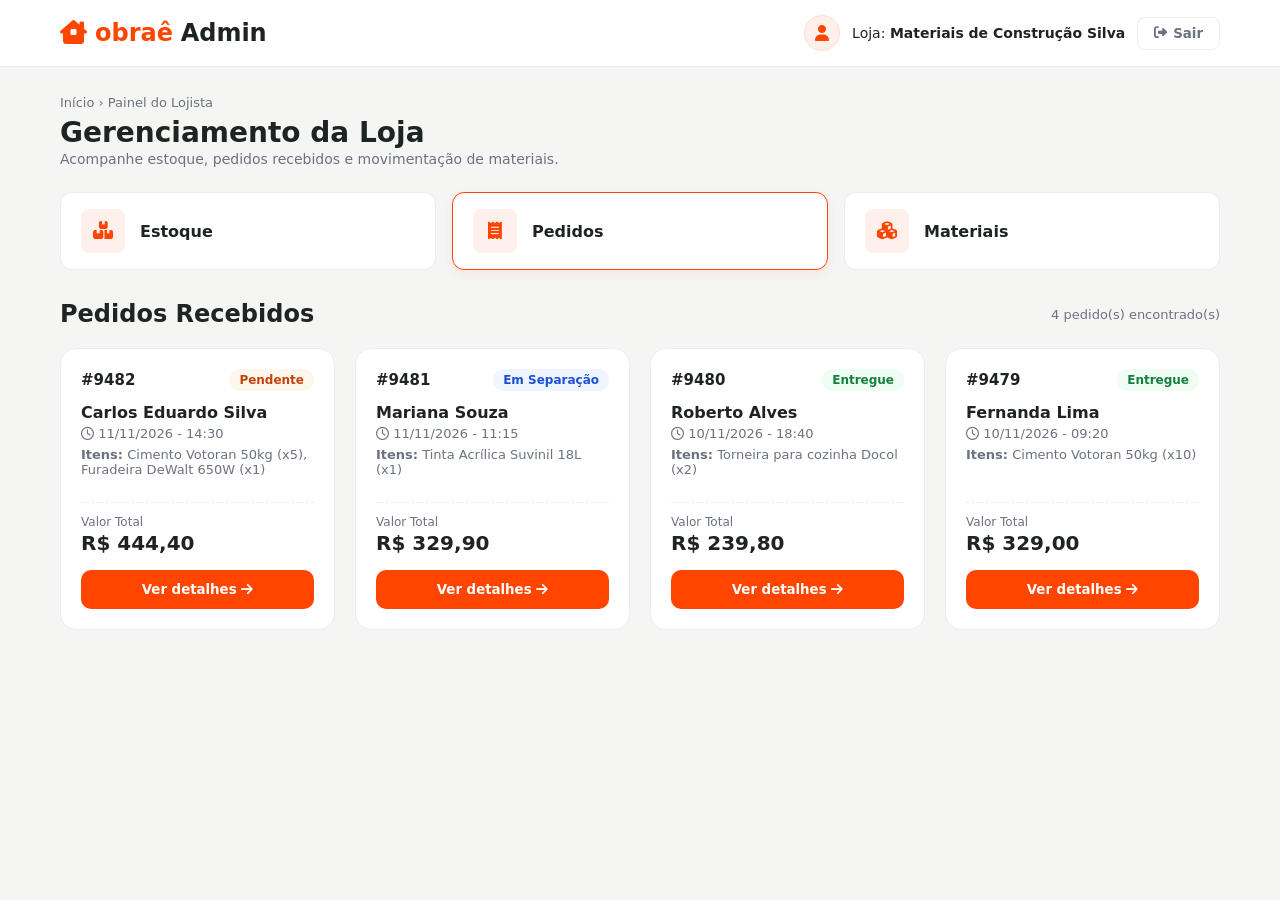
<file: frontend/html/admin.html>
<!DOCTYPE html>
<html lang="pt-BR">
<head>
  <meta charset="UTF-8">
  <meta name="viewport" content="width=device-width, initial-scale=1.0">
  <title>Obraê - Painel do Lojista</title>
  <link rel="stylesheet" href="../css/admin.css">
  <link rel="stylesheet" href="https://cdnjs.cloudflare.com/ajax/libs/font-awesome/6.4.0/css/all.min.css">
</head>
<body>

  <!-- 1. CABEÇALHO SUPERIOR (Igual ao topo admin com foto do perfil) -->
  <header class="top-bar">
    <div class="header-container">
      <div class="logo">
        <span class="logo-icon"><i class="fa-solid fa-house-chimney-window"></i></span>
        <span class="logo-text"><span class="brand-orange">obraê</span> <strong>Admin</strong></span>
      </div>

      <div class="store-user">
        <!-- Ícone/foto de perfil adicionado -->
        <div class="profile-avatar">
          <i class="fa-solid fa-user"></i>
        </div>
        <span class="store-name">Loja: <strong>Materiais de Construção Silva</strong></span>
        <button class="btn-logout" id="logoutBtn">
          <i class="fa-solid fa-right-from-bracket"></i> Sair
        </button>
      </div>
    </div>
  </header>

  <main class="main-container">
    
    <!-- SUB-CABEÇALHO DA HOMEPAGE -->
    <div class="page-header">
      <div class="header-titles">
        <span class="breadcrumb">Início › Painel do Lojista</span>
        <h1>Gerenciamento da Loja</h1>
        <p>Acompanhe estoque, pedidos recebidos e movimentação de materiais.</p>
      </div>
    </div>

<!-- 2. BOTÕES SUPERIORES -->
    <section class="category-cards">
      <div class="cat-card" data-tab="estoque">
        <div class="cat-icon"><i class="fa-solid fa-boxes-stacked"></i></div>
        <span>Estoque</span>
      </div>
      <div class="cat-card active" data-tab="pedidos">
        <div class="cat-icon"><i class="fa-solid fa-receipt"></i></div>
        <span>Pedidos</span>
      </div>
      <div class="cat-card" data-tab="materiais">
        <div class="cat-icon"><i class="fa-solid fa-cubes"></i></div>
        <span>Materiais</span>
      </div>
    </section>

    <!-- TÍTULO DA SEÇÃO INFERIOR -->
    <div class="section-title-bar">
      <h2 id="sectionTitle">Pedidos Recebidos</h2>
      <span class="count-badge" id="orderCount">0 pedidos encontrados</span>
    </div>

    <!-- 3. PARTE INFERIOR: CARDS DE PEDIDOS DETALHADOS NO MESMO GRID DOS PRODUTOS DA HOMEPAGE -->
    <section class="orders-grid" id="ordersGrid">
      <!-- Os cards de pedidos serão renderizados aqui pelo JS -->
    </section>

  </main>

</body>
<script src="../js/admin.js"></script>
</html>
</file>
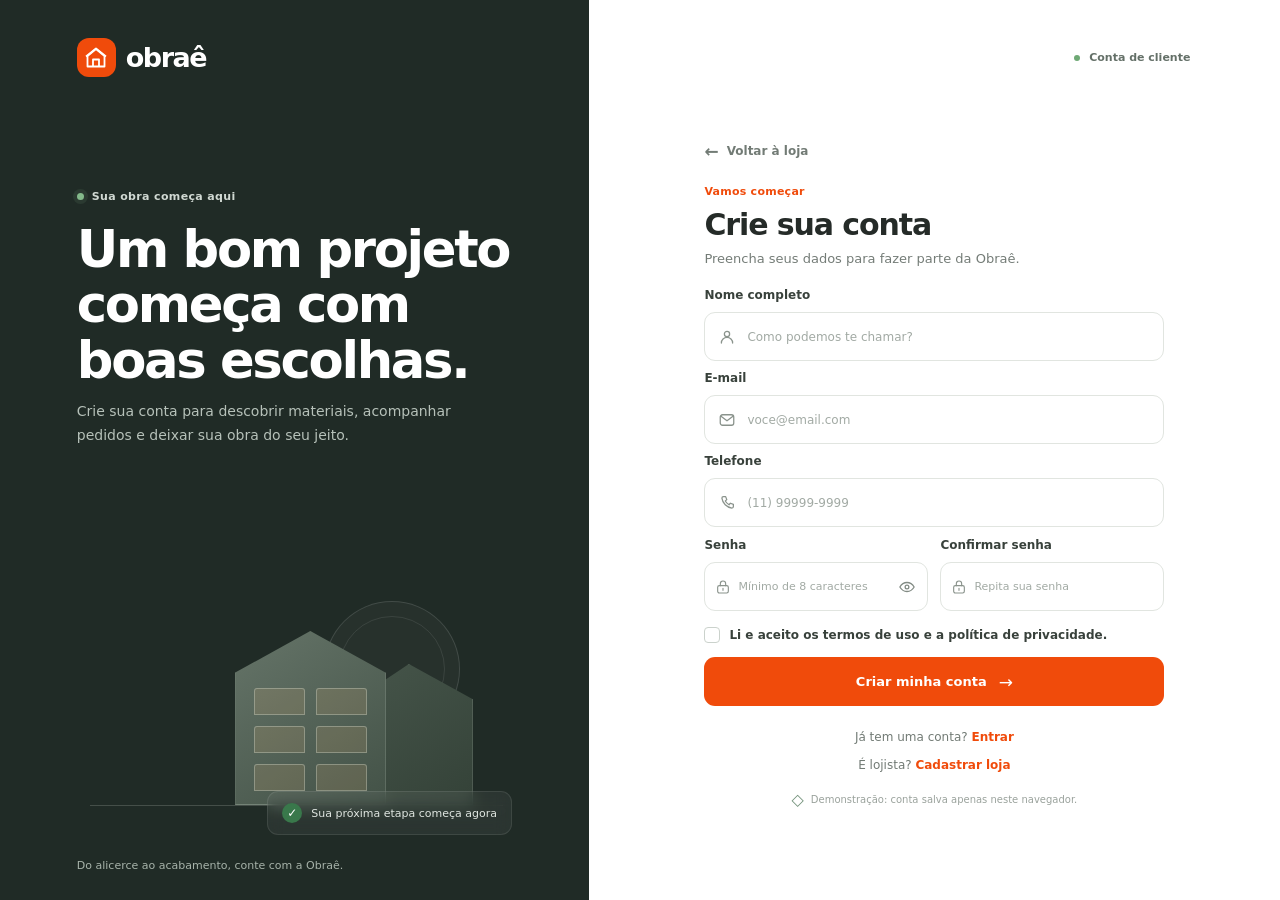
<file: frontend/html/cadastro.html>
<!doctype html>
<html lang="pt-BR">
<head>
  <meta charset="utf-8">
  <meta name="viewport" content="width=device-width, initial-scale=1">
  <meta name="theme-color" content="#202b26">
  <meta name="description" content="Crie sua conta de cliente Obraê e encontre tudo para sua obra.">
  <title>Criar conta — Obraê</title>
  <link rel="stylesheet" href="../css/auth.css">
  <script src="../js/auth.js" defer></script>
</head>
<body>
  <main class="auth-layout">
    <aside class="brand-panel">
      <a class="brand" href="index.html" aria-label="Obraê — página inicial">
        <span class="brand-mark" aria-hidden="true">
          <svg viewBox="0 0 24 24" fill="none">
            <path d="m3.5 10 8.5-7 8.5 7v10.5h-17V10Z" stroke="currentColor" stroke-width="1.8" stroke-linejoin="round"/>
            <path d="M9 20.5v-7h6v7M2 10.5l10-8 10 8" stroke="currentColor" stroke-width="1.8" stroke-linejoin="round"/>
          </svg>
        </span>
        <span>obraê</span>
      </a>

      <div class="brand-copy">
        <span class="eyebrow"><span class="eyebrow-dot"></span> Sua obra começa aqui</span>
        <h1>Um bom projeto<br>começa com boas escolhas.</h1>
        <p>Crie sua conta para descobrir materiais, acompanhar pedidos e deixar sua obra do seu jeito.</p>
      </div>

      <div class="artwork" aria-hidden="true">
        <div class="art-sun"></div>
        <div class="art-building art-building-back"></div>
        <div class="art-building art-building-front">
          <span></span><span></span><span></span><span></span><span></span><span></span>
        </div>
        <div class="art-ground"></div>
        <div class="art-note"><span class="note-check">✓</span> Sua próxima etapa começa agora</div>
      </div>

      <p class="panel-footer">Do alicerce ao acabamento, conte com a Obraê.</p>
    </aside>

    <section class="form-panel" aria-labelledby="form-title">
      <div class="form-top">
        <a class="mobile-brand" href="index.html" aria-label="Obraê — página inicial">
          <span class="brand-mark" aria-hidden="true">
            <svg viewBox="0 0 24 24" fill="none">
              <path d="m3.5 10 8.5-7 8.5 7v10.5h-17V10Z" stroke="currentColor" stroke-width="1.8" stroke-linejoin="round"/>
              <path d="M9 20.5v-7h6v7M2 10.5l10-8 10 8" stroke="currentColor" stroke-width="1.8" stroke-linejoin="round"/>
            </svg>
          </span>
          <span>obraê</span>
        </a>
        <span class="account-type"><span></span> Conta de cliente</span>
      </div>

      <div class="form-content register-content">
        <a class="back-link" href="index.html"><span aria-hidden="true">←</span> Voltar à loja</a>
        <div class="heading">
          <span class="form-kicker">Vamos começar</span>
          <h2 id="form-title">Crie sua conta</h2>
          <p>Preencha seus dados para fazer parte da Obraê.</p>
        </div>

        <form class="auth-form" id="register-form" novalidate>
          <label for="register-name">Nome completo</label>
          <div class="input-wrap">
            <svg class="field-icon" viewBox="0 0 24 24" fill="none" aria-hidden="true">
              <circle cx="12" cy="8" r="3.5" stroke="currentColor" stroke-width="1.7"/>
              <path d="M4.5 20a7.5 7.5 0 0 1 15 0" stroke="currentColor" stroke-width="1.7" stroke-linecap="round"/>
            </svg>
            <input id="register-name" name="nome" type="text" placeholder="Como podemos te chamar?" autocomplete="name" required>
          </div>

          <label for="register-email">E-mail</label>
          <div class="input-wrap">
            <svg class="field-icon" viewBox="0 0 24 24" fill="none" aria-hidden="true">
              <rect x="3" y="5" width="18" height="14" rx="3" stroke="currentColor" stroke-width="1.7"/>
              <path d="m4 7 8 6 8-6" stroke="currentColor" stroke-width="1.7" stroke-linecap="round" stroke-linejoin="round"/>
            </svg>
            <input id="register-email" name="email" type="email" placeholder="voce@email.com" autocomplete="email" required>
          </div>

          <label for="register-phone">Telefone</label>
          <div class="input-wrap">
            <svg class="field-icon" viewBox="0 0 24 24" fill="none" aria-hidden="true">
              <path d="M7.2 3.5h3l1.5 4-2 1.8a15 15 0 0 0 5 5l1.8-2 4 1.5v3c0 1.1-.9 2-2 2A15.5 15.5 0 0 1 5.2 5.5c0-1.1.9-2 2-2Z" stroke="currentColor" stroke-width="1.7" stroke-linecap="round" stroke-linejoin="round"/>
            </svg>
            <input id="register-phone" name="telefone" type="tel" placeholder="(11) 99999-9999" autocomplete="tel" required>
          </div>

          <div class="password-grid">
            <div class="password-field">
              <label for="register-password">Senha</label>
              <div class="input-wrap">
                <svg class="field-icon" viewBox="0 0 24 24" fill="none" aria-hidden="true">
                  <rect x="4" y="10" width="16" height="11" rx="2.5" stroke="currentColor" stroke-width="1.7"/>
                  <path d="M8 10V7a4 4 0 1 1 8 0v3m-4 4v3" stroke="currentColor" stroke-width="1.7" stroke-linecap="round"/>
                </svg>
                <input id="register-password" name="senha" type="password" placeholder="Mínimo de 8 caracteres" autocomplete="new-password" minlength="8" required>
                <button class="password-toggle" type="button" data-toggle-password="register-password" aria-label="Mostrar senha" aria-pressed="false">
                  <svg viewBox="0 0 24 24" fill="none" aria-hidden="true">
                    <path d="M2.5 12s3.4-6 9.5-6 9.5 6 9.5 6-3.4 6-9.5 6-9.5-6-9.5-6Z" stroke="currentColor" stroke-width="1.7"/>
                    <circle cx="12" cy="12" r="2.5" stroke="currentColor" stroke-width="1.7"/>
                  </svg>
                </button>
              </div>
            </div>
            <div class="password-field">
              <label for="register-confirm-password">Confirmar senha</label>
              <div class="input-wrap">
                <svg class="field-icon" viewBox="0 0 24 24" fill="none" aria-hidden="true">
                  <rect x="4" y="10" width="16" height="11" rx="2.5" stroke="currentColor" stroke-width="1.7"/>
                  <path d="M8 10V7a4 4 0 1 1 8 0v3m-4 4v3" stroke="currentColor" stroke-width="1.7" stroke-linecap="round"/>
                </svg>
                <input id="register-confirm-password" name="confirmar_senha" type="password" placeholder="Repita sua senha" autocomplete="new-password" minlength="8" required>
              </div>
            </div>
          </div>

          <label class="check-option terms-option" for="accept-terms">
            <input id="accept-terms" name="aceita_termos" type="checkbox" required>
            <span class="custom-check" aria-hidden="true"></span>
            <span>Li e aceito os termos de uso e a política de privacidade.</span>
          </label>

          <button class="submit-button" type="button" data-auth-submit="register-form">
            Criar minha conta <span aria-hidden="true">→</span>
          </button>
          <p class="form-message" id="register-message" role="status" aria-live="polite"></p>
        </form>

        <p class="switch-page">Já tem uma conta? <a href="login.html">Entrar</a></p>
        <p class="switch-page">É lojista? <a href="loja-cadastro.html">Cadastrar loja</a></p>
        <p class="secure-note"><span aria-hidden="true">◇</span> Demonstração: conta salva apenas neste navegador.</p>
      </div>
    </section>
  </main>
</body>
</html>
</file>
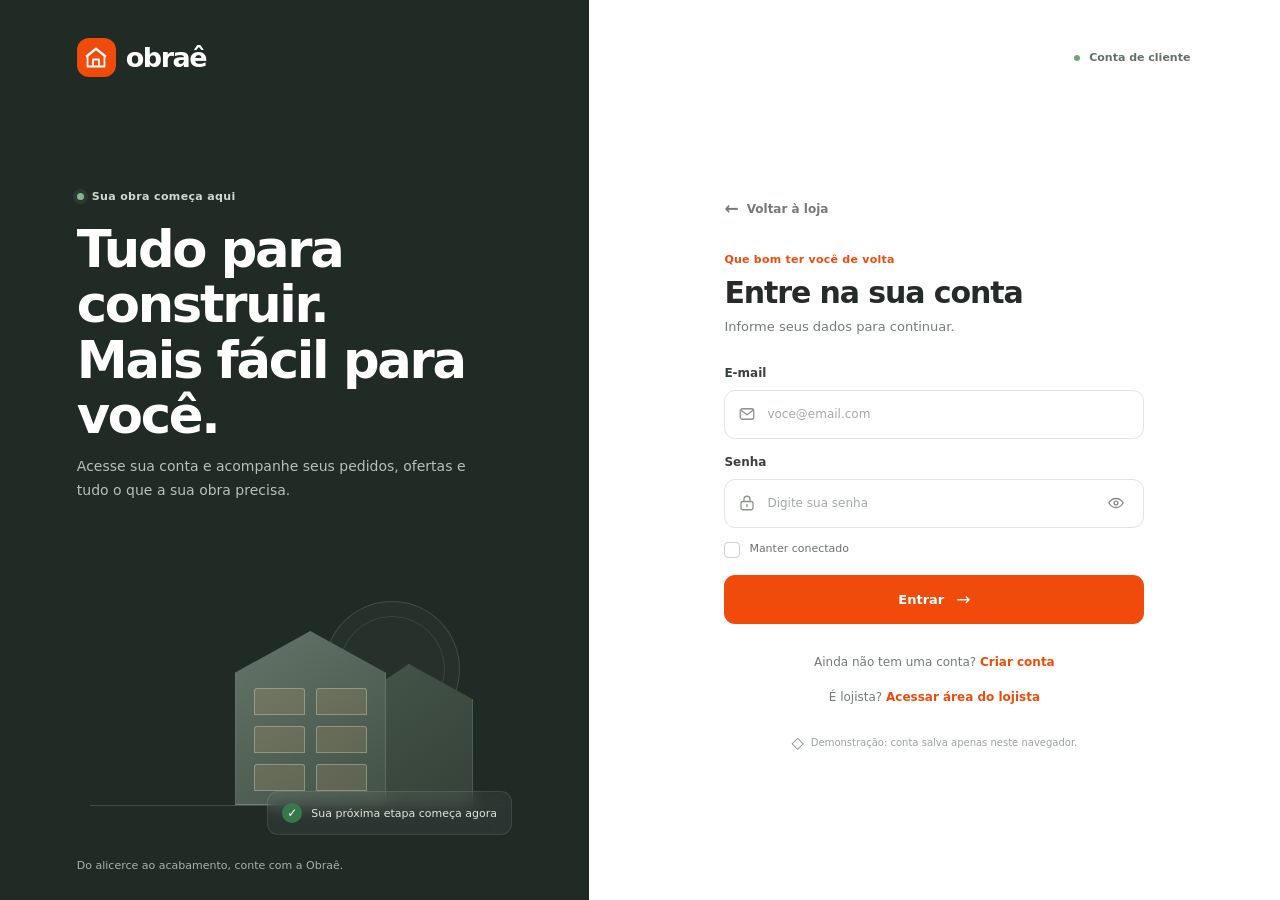
<file: frontend/html/login.html>
<!doctype html>
<html lang="pt-BR">
<head>
  <meta charset="utf-8">
  <meta name="viewport" content="width=device-width, initial-scale=1">
  <meta name="theme-color" content="#202b26">
  <meta name="description" content="Entre na sua conta Obraê para acompanhar suas compras e sua obra.">
  <title>Entrar — Obraê</title>
  <link rel="stylesheet" href="../css/auth.css">
  <script src="../js/auth.js" defer></script>
</head>
<body>
  <main class="auth-layout">
    <aside class="brand-panel">
      <a class="brand" href="index.html" aria-label="Obraê — página inicial">
        <span class="brand-mark" aria-hidden="true">
          <svg viewBox="0 0 24 24" fill="none">
            <path d="m3.5 10 8.5-7 8.5 7v10.5h-17V10Z" stroke="currentColor" stroke-width="1.8" stroke-linejoin="round"/>
            <path d="M9 20.5v-7h6v7M2 10.5l10-8 10 8" stroke="currentColor" stroke-width="1.8" stroke-linejoin="round"/>
          </svg>
        </span>
        <span>obraê</span>
      </a>

      <div class="brand-copy">
        <span class="eyebrow"><span class="eyebrow-dot"></span> Sua obra começa aqui</span>
        <h1>Tudo para construir.<br>Mais fácil para você.</h1>
        <p>Acesse sua conta e acompanhe seus pedidos, ofertas e tudo o que a sua obra precisa.</p>
      </div>

      <div class="artwork" aria-hidden="true">
        <div class="art-sun"></div>
        <div class="art-building art-building-back"></div>
        <div class="art-building art-building-front">
          <span></span><span></span><span></span><span></span><span></span><span></span>
        </div>
        <div class="art-ground"></div>
        <div class="art-note"><span class="note-check">✓</span> Sua próxima etapa começa agora</div>
      </div>

      <p class="panel-footer">Do alicerce ao acabamento, conte com a Obraê.</p>
    </aside>

    <section class="form-panel" aria-labelledby="form-title">
      <div class="form-top">
        <a class="mobile-brand" href="index.html" aria-label="Obraê — página inicial">
          <span class="brand-mark" aria-hidden="true">
            <svg viewBox="0 0 24 24" fill="none">
              <path d="m3.5 10 8.5-7 8.5 7v10.5h-17V10Z" stroke="currentColor" stroke-width="1.8" stroke-linejoin="round"/>
              <path d="M9 20.5v-7h6v7M2 10.5l10-8 10 8" stroke="currentColor" stroke-width="1.8" stroke-linejoin="round"/>
            </svg>
          </span>
          <span>obraê</span>
        </a>
        <span class="account-type"><span></span> Conta de cliente</span>
      </div>

      <div class="form-content">
        <a class="back-link" href="index.html"><span aria-hidden="true">←</span> Voltar à loja</a>
        <div class="heading">
          <span class="form-kicker">Que bom ter você de volta</span>
          <h2 id="form-title">Entre na sua conta</h2>
          <p>Informe seus dados para continuar.</p>
        </div>

        <form class="auth-form" id="login-form" novalidate>
          <label for="login-email">E-mail</label>
          <div class="input-wrap">
            <svg class="field-icon" viewBox="0 0 24 24" fill="none" aria-hidden="true">
              <rect x="3" y="5" width="18" height="14" rx="3" stroke="currentColor" stroke-width="1.7"/>
              <path d="m4 7 8 6 8-6" stroke="currentColor" stroke-width="1.7" stroke-linecap="round" stroke-linejoin="round"/>
            </svg>
            <input id="login-email" name="email" type="email" placeholder="voce@email.com" autocomplete="email" required>
          </div>

          <div class="label-row">
            <label for="login-password">Senha</label>
          </div>
          <div class="input-wrap">
            <svg class="field-icon" viewBox="0 0 24 24" fill="none" aria-hidden="true">
              <rect x="4" y="10" width="16" height="11" rx="2.5" stroke="currentColor" stroke-width="1.7"/>
              <path d="M8 10V7a4 4 0 1 1 8 0v3m-4 4v3" stroke="currentColor" stroke-width="1.7" stroke-linecap="round"/>
            </svg>
            <input id="login-password" name="senha" type="password" placeholder="Digite sua senha" autocomplete="current-password" required>
            <button class="password-toggle" type="button" data-toggle-password="login-password" aria-label="Mostrar senha" aria-pressed="false">
              <svg viewBox="0 0 24 24" fill="none" aria-hidden="true">
                <path d="M2.5 12s3.4-6 9.5-6 9.5 6 9.5 6-3.4 6-9.5 6-9.5-6-9.5-6Z" stroke="currentColor" stroke-width="1.7"/>
                <circle cx="12" cy="12" r="2.5" stroke="currentColor" stroke-width="1.7"/>
              </svg>
            </button>
          </div>

          <div class="form-options">
            <label class="check-option" for="remember-me">
              <input id="remember-me" name="lembrar" type="checkbox">
              <span class="custom-check" aria-hidden="true"></span>
              <span>Manter conectado</span>
            </label>
          </div>

          <button class="submit-button" type="button" data-auth-submit="login-form">
            Entrar <span aria-hidden="true">→</span>
          </button>
          <p class="form-message" id="login-message" role="status" aria-live="polite"></p>
        </form>

        <p class="switch-page">Ainda não tem uma conta? <a href="cadastro.html">Criar conta</a></p>
        <p class="switch-page">É lojista? <a href="loja-login.html">Acessar área do lojista</a></p>
        <p class="secure-note"><span aria-hidden="true">◇</span> Demonstração: conta salva apenas neste navegador.</p>
      </div>
    </section>
  </main>
</body>
</html>
</file>
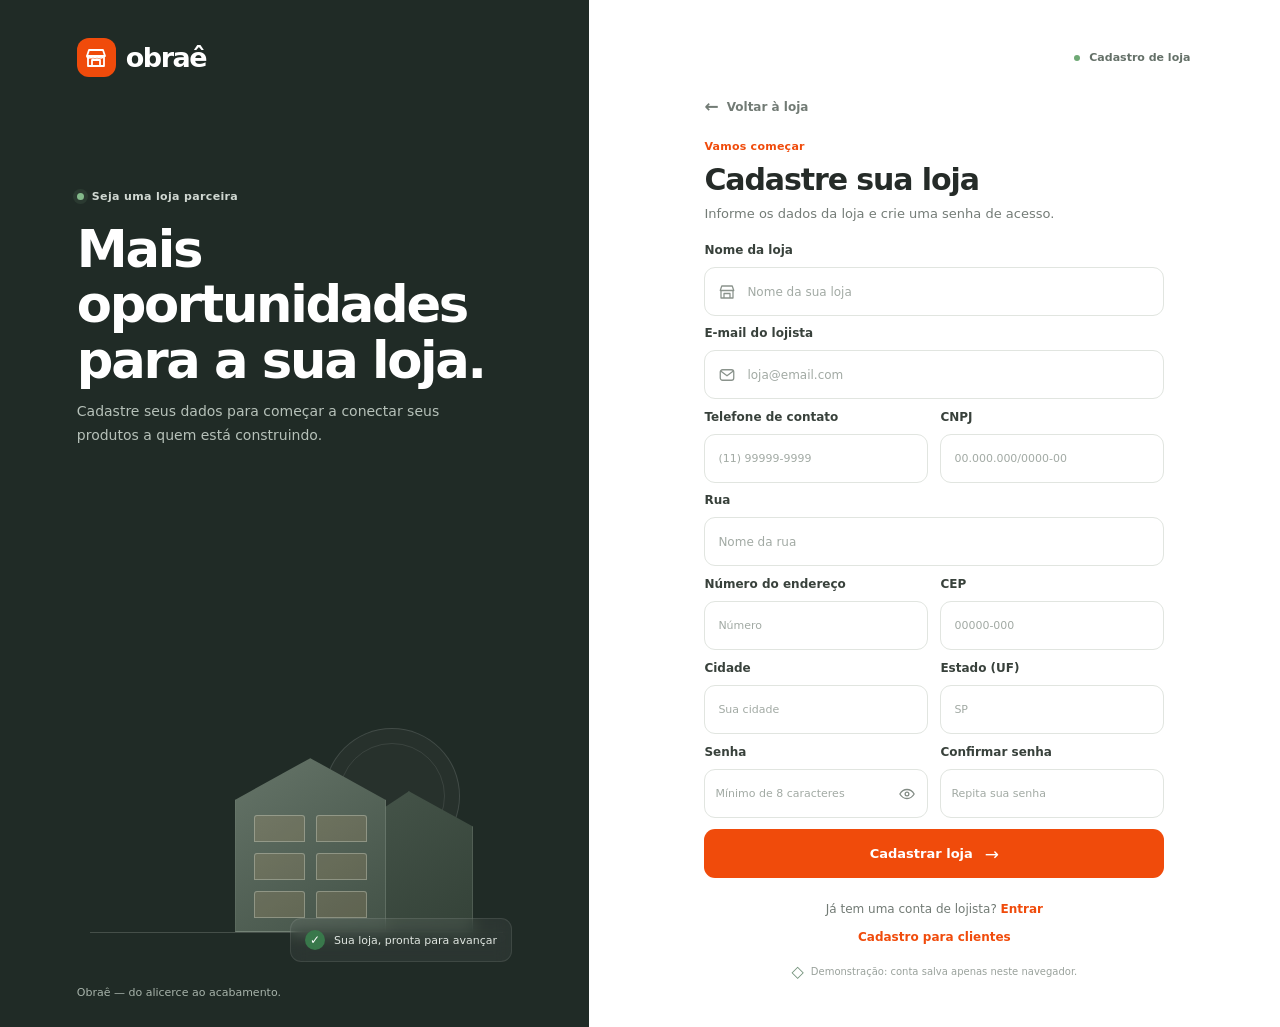
<file: frontend/html/loja-cadastro.html>
<!doctype html>
<html lang="pt-BR">
<head>
  <meta charset="utf-8">
  <meta name="viewport" content="width=device-width, initial-scale=1">
  <meta name="theme-color" content="#202b26">
  <meta name="description" content="Cadastre sua loja para fazer parte da Obraê.">
  <title>Cadastro de lojista — Obraê</title>
  <link rel="stylesheet" href="../css/auth.css">
  <script src="../js/auth.js" defer></script>
</head>
<body>
  <main class="auth-layout">
    <aside class="brand-panel">
      <a class="brand" href="index.html" aria-label="Obraê — página inicial">
        <span class="brand-mark" aria-hidden="true">
          <svg viewBox="0 0 24 24" fill="none">
            <path d="M3 10h18l-2-6H5l-2 6Zm1 0v10h16V10M8 20v-6h8v6" stroke="currentColor" stroke-width="1.8" stroke-linecap="round" stroke-linejoin="round"/>
            <path d="M3 10c0 1.1.9 2 2 2s2-.9 2-2c0 1.1.9 2 2 2s2-.9 2-2c0 1.1.9 2 2 2s2-.9 2-2c0 1.1.9 2 2 2s2-.9 2-2" stroke="currentColor" stroke-width="1.5" stroke-linecap="round" stroke-linejoin="round"/>
          </svg>
        </span>
        <span>obraê</span>
      </a>

      <div class="brand-copy">
        <span class="eyebrow"><span class="eyebrow-dot"></span> Seja uma loja parceira</span>
        <h1>Mais oportunidades para a sua loja.</h1>
        <p>Cadastre seus dados para começar a conectar seus produtos a quem está construindo.</p>
      </div>

      <div class="artwork" aria-hidden="true">
        <div class="art-sun"></div>
        <div class="art-building art-building-back"></div>
        <div class="art-building art-building-front">
          <span></span><span></span><span></span><span></span><span></span><span></span>
        </div>
        <div class="art-ground"></div>
        <div class="art-note"><span class="note-check">✓</span> Sua loja, pronta para avançar</div>
      </div>

      <p class="panel-footer">Obraê — do alicerce ao acabamento.</p>
    </aside>

    <section class="form-panel" aria-labelledby="form-title">
      <div class="form-top">
        <a class="mobile-brand" href="index.html" aria-label="Obraê — página inicial">
          <span class="brand-mark" aria-hidden="true">
            <svg viewBox="0 0 24 24" fill="none">
              <path d="M3 10h18l-2-6H5l-2 6Zm1 0v10h16V10M8 20v-6h8v6" stroke="currentColor" stroke-width="1.8" stroke-linecap="round" stroke-linejoin="round"/>
              <path d="M3 10c0 1.1.9 2 2 2s2-.9 2-2c0 1.1.9 2 2 2s2-.9 2-2c0 1.1.9 2 2 2s2-.9 2-2c0 1.1.9 2 2 2s2-.9 2-2" stroke="currentColor" stroke-width="1.5" stroke-linecap="round" stroke-linejoin="round"/>
            </svg>
          </span>
          <span>obraê</span>
        </a>
        <span class="account-type"><span></span> Cadastro de loja</span>
      </div>

      <div class="form-content register-content shop-register-content">
        <a class="back-link" href="index.html"><span aria-hidden="true">←</span> Voltar à loja</a>
        <div class="heading">
          <span class="form-kicker">Vamos começar</span>
          <h2 id="form-title">Cadastre sua loja</h2>
          <p>Informe os dados da loja e crie uma senha de acesso.</p>
        </div>

        <form class="auth-form shop-register-form" id="shop-register-form" novalidate>
          <label for="shop-register-name">Nome da loja</label>
          <div class="input-wrap">
            <svg class="field-icon" viewBox="0 0 24 24" fill="none" aria-hidden="true">
              <path d="M3 10h18l-2-6H5l-2 6Zm1 0v10h16V10M8 20v-6h8v6" stroke="currentColor" stroke-width="1.7" stroke-linecap="round" stroke-linejoin="round"/>
            </svg>
            <input id="shop-register-name" name="nome_loja" type="text" placeholder="Nome da sua loja" autocomplete="organization" required>
          </div>

          <label for="shop-register-email">E-mail do lojista</label>
          <div class="input-wrap">
            <svg class="field-icon" viewBox="0 0 24 24" fill="none" aria-hidden="true">
              <rect x="3" y="5" width="18" height="14" rx="3" stroke="currentColor" stroke-width="1.7"/>
              <path d="m4 7 8 6 8-6" stroke="currentColor" stroke-width="1.7" stroke-linecap="round" stroke-linejoin="round"/>
            </svg>
            <input id="shop-register-email" name="email" type="email" placeholder="loja@email.com" autocomplete="email" required>
          </div>

          <div class="field-grid">
            <div class="field-group">
              <label for="shop-register-phone">Telefone de contato</label>
              <div class="input-wrap">
                <input id="shop-register-phone" name="telefone" type="tel" placeholder="(11) 99999-9999" autocomplete="tel" required>
              </div>
            </div>
            <div class="field-group">
              <label for="shop-register-cnpj">CNPJ</label>
              <div class="input-wrap">
                <input id="shop-register-cnpj" name="cnpj" type="text" inputmode="numeric" placeholder="00.000.000/0000-00" maxlength="18" pattern="([0-9]{14}|[0-9]{2}\.[0-9]{3}\.[0-9]{3}/[0-9]{4}-[0-9]{2})" autocomplete="off" required>
              </div>
            </div>
          </div>

          <label for="shop-register-street">Rua</label>
          <div class="input-wrap">
            <input id="shop-register-street" name="rua" type="text" placeholder="Nome da rua" autocomplete="address-line1" required>
          </div>

          <div class="field-grid">
            <div class="field-group">
              <label for="shop-register-address-number">Número do endereço</label>
              <div class="input-wrap">
                <input id="shop-register-address-number" name="numero_endereco" type="text" placeholder="Número" autocomplete="address-line2" required>
              </div>
            </div>
            <div class="field-group">
              <label for="shop-register-cep">CEP</label>
              <div class="input-wrap">
                <input id="shop-register-cep" name="cep" type="text" inputmode="numeric" placeholder="00000-000" maxlength="9" pattern="([0-9]{8}|[0-9]{5}-[0-9]{3})" autocomplete="postal-code" required>
              </div>
            </div>
          </div>

          <div class="field-grid">
            <div class="field-group">
              <label for="shop-register-city">Cidade</label>
              <div class="input-wrap">
                <input id="shop-register-city" name="cidade" type="text" placeholder="Sua cidade" autocomplete="address-level2" required>
              </div>
            </div>
            <div class="field-group">
              <label for="shop-register-state">Estado (UF)</label>
              <div class="input-wrap">
                <input id="shop-register-state" name="estado" type="text" placeholder="SP" maxlength="2" pattern="[A-Za-z]{2}" autocomplete="address-level1" required>
              </div>
            </div>
          </div>

          <div class="password-grid">
            <div class="password-field">
              <label for="shop-register-password">Senha</label>
              <div class="input-wrap">
                <input id="shop-register-password" name="senha" type="password" placeholder="Mínimo de 8 caracteres" autocomplete="new-password" minlength="8" required>
                <button class="password-toggle" type="button" data-toggle-password="shop-register-password" aria-label="Mostrar senha" aria-pressed="false">
                  <svg viewBox="0 0 24 24" fill="none" aria-hidden="true">
                    <path d="M2.5 12s3.4-6 9.5-6 9.5 6 9.5 6-3.4 6-9.5 6-9.5-6-9.5-6Z" stroke="currentColor" stroke-width="1.7"/>
                    <circle cx="12" cy="12" r="2.5" stroke="currentColor" stroke-width="1.7"/>
                  </svg>
                </button>
              </div>
            </div>
            <div class="password-field">
              <label for="shop-register-confirm-password">Confirmar senha</label>
              <div class="input-wrap">
                <input id="shop-register-confirm-password" name="confirmar_senha" type="password" placeholder="Repita sua senha" autocomplete="new-password" minlength="8" required>
              </div>
            </div>
          </div>

          <button class="submit-button" type="button" data-auth-submit="shop-register-form">
            Cadastrar loja <span aria-hidden="true">→</span>
          </button>
          <p class="form-message" id="shop-register-message" role="status" aria-live="polite"></p>
        </form>

        <p class="switch-page">Já tem uma conta de lojista? <a href="loja-login.html">Entrar</a></p>
        <p class="switch-page"><a href="cadastro.html">Cadastro para clientes</a></p>
        <p class="secure-note"><span aria-hidden="true">◇</span> Demonstração: conta salva apenas neste navegador.</p>
      </div>
    </section>
  </main>
</body>
</html>
</file>
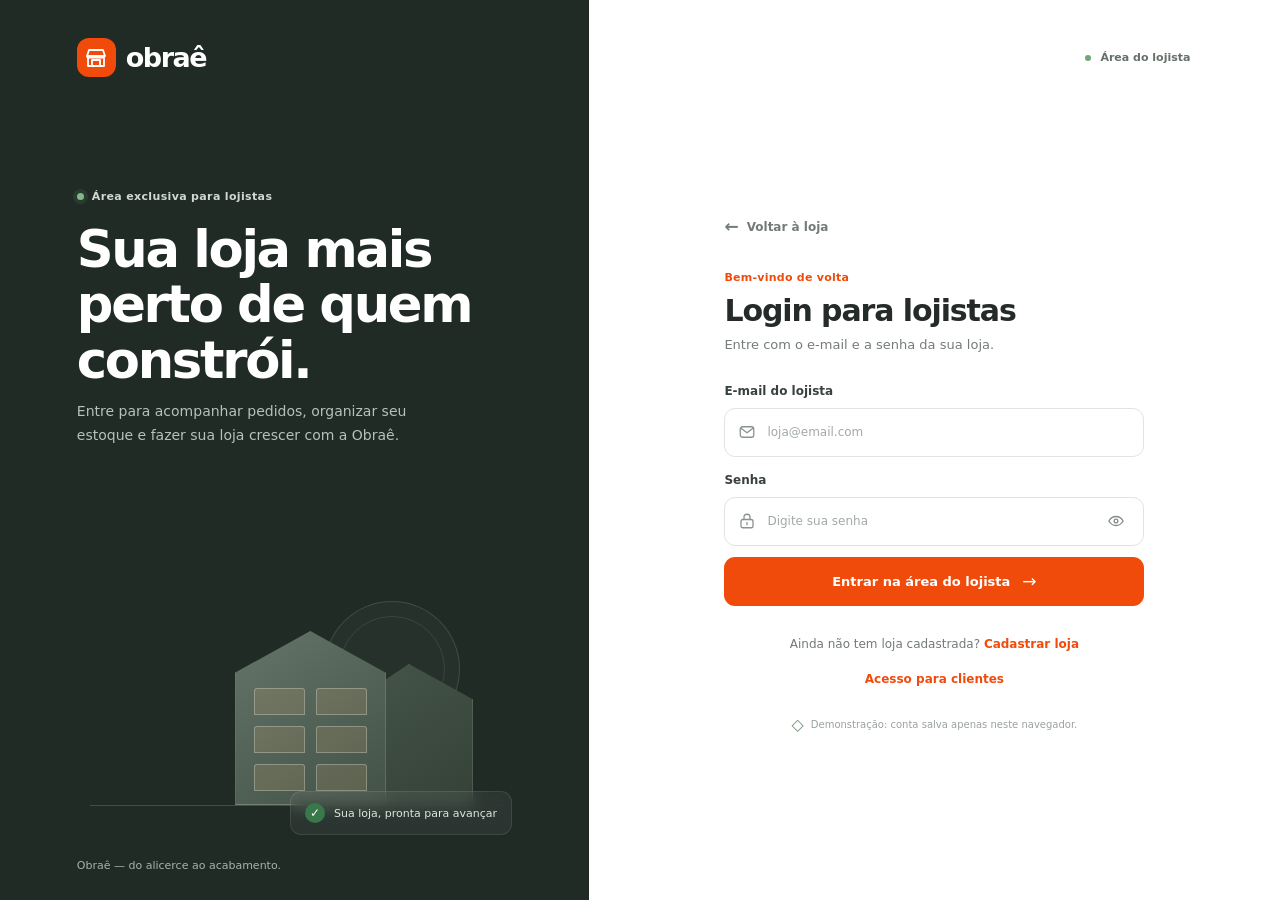
<file: frontend/html/loja-login.html>
<!doctype html>
<html lang="pt-BR">
<head>
  <meta charset="utf-8">
  <meta name="viewport" content="width=device-width, initial-scale=1">
  <meta name="theme-color" content="#202b26">
  <meta name="description" content="Acesse a área do lojista Obraê para gerenciar sua loja.">
  <title>Login do lojista — Obraê</title>
  <link rel="stylesheet" href="../css/auth.css">
  <script src="../js/auth.js" defer></script>
</head>
<body>
  <main class="auth-layout">
    <aside class="brand-panel">
      <a class="brand" href="index.html" aria-label="Obraê — página inicial">
        <span class="brand-mark" aria-hidden="true">
          <svg viewBox="0 0 24 24" fill="none">
            <path d="M3 10h18l-2-6H5l-2 6Zm1 0v10h16V10M8 20v-6h8v6" stroke="currentColor" stroke-width="1.8" stroke-linecap="round" stroke-linejoin="round"/>
            <path d="M3 10c0 1.1.9 2 2 2s2-.9 2-2c0 1.1.9 2 2 2s2-.9 2-2c0 1.1.9 2 2 2s2-.9 2-2c0 1.1.9 2 2 2s2-.9 2-2" stroke="currentColor" stroke-width="1.5" stroke-linecap="round" stroke-linejoin="round"/>
          </svg>
        </span>
        <span>obraê</span>
      </a>

      <div class="brand-copy">
        <span class="eyebrow"><span class="eyebrow-dot"></span> Área exclusiva para lojistas</span>
        <h1>Sua loja mais perto de quem constrói.</h1>
        <p>Entre para acompanhar pedidos, organizar seu estoque e fazer sua loja crescer com a Obraê.</p>
      </div>

      <div class="artwork" aria-hidden="true">
        <div class="art-sun"></div>
        <div class="art-building art-building-back"></div>
        <div class="art-building art-building-front">
          <span></span><span></span><span></span><span></span><span></span><span></span>
        </div>
        <div class="art-ground"></div>
        <div class="art-note"><span class="note-check">✓</span> Sua loja, pronta para avançar</div>
      </div>

      <p class="panel-footer">Obraê — do alicerce ao acabamento.</p>
    </aside>

    <section class="form-panel" aria-labelledby="form-title">
      <div class="form-top">
        <a class="mobile-brand" href="index.html" aria-label="Obraê — página inicial">
          <span class="brand-mark" aria-hidden="true">
            <svg viewBox="0 0 24 24" fill="none">
              <path d="M3 10h18l-2-6H5l-2 6Zm1 0v10h16V10M8 20v-6h8v6" stroke="currentColor" stroke-width="1.8" stroke-linecap="round" stroke-linejoin="round"/>
              <path d="M3 10c0 1.1.9 2 2 2s2-.9 2-2c0 1.1.9 2 2 2s2-.9 2-2c0 1.1.9 2 2 2s2-.9 2-2c0 1.1.9 2 2 2s2-.9 2-2" stroke="currentColor" stroke-width="1.5" stroke-linecap="round" stroke-linejoin="round"/>
            </svg>
          </span>
          <span>obraê</span>
        </a>
        <span class="account-type"><span></span> Área do lojista</span>
      </div>

      <div class="form-content">
        <a class="back-link" href="index.html"><span aria-hidden="true">←</span> Voltar à loja</a>
        <div class="heading">
          <span class="form-kicker">Bem-vindo de volta</span>
          <h2 id="form-title">Login para lojistas</h2>
          <p>Entre com o e-mail e a senha da sua loja.</p>
        </div>

        <form class="auth-form" id="shop-login-form" novalidate>
          <label for="shop-login-email">E-mail do lojista</label>
          <div class="input-wrap">
            <svg class="field-icon" viewBox="0 0 24 24" fill="none" aria-hidden="true">
              <rect x="3" y="5" width="18" height="14" rx="3" stroke="currentColor" stroke-width="1.7"/>
              <path d="m4 7 8 6 8-6" stroke="currentColor" stroke-width="1.7" stroke-linecap="round" stroke-linejoin="round"/>
            </svg>
            <input id="shop-login-email" name="email" type="email" placeholder="loja@email.com" autocomplete="username" required>
          </div>

          <div class="label-row">
            <label for="shop-login-password">Senha</label>
          </div>
          <div class="input-wrap">
            <svg class="field-icon" viewBox="0 0 24 24" fill="none" aria-hidden="true">
              <rect x="4" y="10" width="16" height="11" rx="2.5" stroke="currentColor" stroke-width="1.7"/>
              <path d="M8 10V7a4 4 0 1 1 8 0v3m-4 4v3" stroke="currentColor" stroke-width="1.7" stroke-linecap="round"/>
            </svg>
            <input id="shop-login-password" name="senha" type="password" placeholder="Digite sua senha" autocomplete="current-password" required>
            <button class="password-toggle" type="button" data-toggle-password="shop-login-password" aria-label="Mostrar senha" aria-pressed="false">
              <svg viewBox="0 0 24 24" fill="none" aria-hidden="true">
                <path d="M2.5 12s3.4-6 9.5-6 9.5 6 9.5 6-3.4 6-9.5 6-9.5-6-9.5-6Z" stroke="currentColor" stroke-width="1.7"/>
                <circle cx="12" cy="12" r="2.5" stroke="currentColor" stroke-width="1.7"/>
              </svg>
            </button>
          </div>

          <button class="submit-button" type="button" data-auth-submit="shop-login-form">
            Entrar na área do lojista <span aria-hidden="true">→</span>
          </button>
          <p class="form-message" id="shop-login-message" role="status" aria-live="polite"></p>
        </form>

        <p class="switch-page">Ainda não tem loja cadastrada? <a href="loja-cadastro.html">Cadastrar loja</a></p>
        <p class="switch-page"><a href="login.html">Acesso para clientes</a></p>
        <p class="secure-note"><span aria-hidden="true">◇</span> Demonstração: conta salva apenas neste navegador.</p>
      </div>
    </section>
  </main>
</body>
</html>
</file>
<file: frontend/css/admin.css>
:root {
  --primary-orange: #ff4500;
  --primary-hover: #e03e00;
  --dark-text: #1e2421;
  --bg-light: #f5f6f4;
  --white: #ffffff;
  --border-color: #eaedf0;
  --text-muted: #6b7280;
}

* {
  box-sizing: border-box;
  margin: 0;
  padding: 0;
  font-family: 'Segoe UI', system-ui, -apple-system, sans-serif;
}

body {
  background-color: var(--bg-light);
  color: var(--dark-text);
  padding-bottom: 40px;
}

/* TOP BAR (CABEÇALHO COM FOTO DE PERFIL) */
.top-bar {
  background-color: var(--white);
  border-bottom: 1px solid var(--border-color);
  padding: 15px 0;
}

.header-container {
  max-width: 1200px;
  margin: 0 auto;
  padding: 0 20px;
  display: flex;
  justify-content: space-between;
  align-items: center;
}

.logo {
  display: flex;
  align-items: center;
  gap: 8px;
  font-size: 24px;
}

.logo-icon {
  color: var(--primary-orange);
}

.brand-orange {
  color: var(--primary-orange);
  font-weight: 800;
}

.store-user {
  display: flex;
  align-items: center;
  gap: 12px;
  font-size: 14px;
}

.profile-avatar {
  width: 36px;
  height: 36px;
  border-radius: 50%;
  background-color: #fff0eb;
  color: var(--primary-orange);
  display: flex;
  align-items: center;
  justify-content: center;
  font-size: 16px;
  border: 1px solid #ffdcd1;
}

.btn-logout {
  background: var(--white);
  border: 1px solid var(--border-color);
  padding: 8px 16px;
  border-radius: 8px;
  cursor: pointer;
  color: var(--text-muted);
  font-weight: 600;
  display: flex;
  align-items: center;
  gap: 6px;
}

.btn-logout:hover {
  background-color: #fef2f2;
  color: #ef4444;
}

/* MAIN CONTAINER */
.main-container {
  max-width: 1200px;
  margin: 25px auto 0;
  padding: 0 20px;
}

.breadcrumb {
  font-size: 13px;
  color: var(--text-muted);
}

.header-titles h1 {
  font-size: 28px;
  margin: 5px 0 2px;
}

.header-titles p {
  color: var(--text-muted);
  font-size: 14px;
  margin-bottom: 25px;
}

/* CARDS DE NAVEGAÇÃO SUPERIORES (MESMO FORMATO HOMEPAGE, 3 BOTÕES) */
.category-cards {
  display: grid;
  grid-template-columns: repeat(3, 1fr);
  gap: 16px;
  margin-bottom: 30px;
}

.cat-card {
  background: var(--white);
  border: 1px solid var(--border-color);
  border-radius: 12px;
  padding: 16px 20px;
  display: flex;
  align-items: center;
  gap: 15px;
  cursor: pointer;
  font-weight: 700;
  transition: all 0.2s ease;
}

.cat-card:hover, .cat-card.active {
  border-color: var(--primary-orange);
  box-shadow: 0 4px 12px rgba(255, 69, 0, 0.08);
}

.cat-icon {
  width: 44px;
  height: 44px;
  border-radius: 8px;
  background-color: #fff0eb;
  color: var(--primary-orange);
  display: flex;
  align-items: center;
  justify-content: center;
  font-size: 18px;
}

/* TÍTULO DA SEÇÃO */
.section-title-bar {
  display: flex;
  justify-content: space-between;
  align-items: center;
  margin-bottom: 20px;
}

.count-badge {
  font-size: 13px;
  color: var(--text-muted);
}

/* GRID DE CARDS DE PEDIDOS DETALHADOS (Estrutura idêntica à vitrine da homepage) */
.orders-grid {
  display: grid;
  grid-template-columns: repeat(auto-fill, minmax(260px, 1fr));
  gap: 20px;
}

.order-card {
  background: var(--white);
  border: 1px solid var(--border-color);
  border-radius: 16px;
  padding: 20px;
  display: flex;
  flex-direction: column;
  justify-content: space-between;
  position: relative;
}

.order-header {
  display: flex;
  justify-content: space-between;
  align-items: center;
  margin-bottom: 12px;
}

.order-id {
  font-weight: 800;
  font-size: 15px;
}

.status-badge {
  padding: 4px 10px;
  border-radius: 20px;
  font-size: 12px;
  font-weight: 700;
}

.status-pendente { background-color: #fff7ed; color: #c2410c; }
.status-separacao { background-color: #eff6ff; color: #1d4ed8; }
.status-entregue { background-color: #f0fdf4; color: #15803d; }

.client-info {
  margin-bottom: 15px;
}

.client-name {
  font-weight: 700;
  font-size: 16px;
  margin-bottom: 4px;
}

.order-date, .order-items {
  font-size: 13px;
  color: var(--text-muted);
}

.order-price-box {
  border-top: 1px dashed var(--border-color);
  padding-top: 12px;
  margin-top: 10px;
  display: flex;
  flex-direction: column;
  gap: 2px;
}

.price-label {
  font-size: 12px;
  color: var(--text-muted);
}

.price-value {
  font-size: 20px;
  font-weight: 800;
  color: var(--dark-text);
}

.btn-detail {
  margin-top: 15px;
  background-color: var(--primary-orange);
  color: var(--white);
  border: none;
  padding: 12px;
  border-radius: 10px;
  font-weight: 700;
  cursor: pointer;
  transition: background 0.2s;
  width: 100%;
}

.btn-detail:hover {
  background-color: var(--primary-hover);
}
</file>
<file: frontend/css/auth.css>
:root {
  color-scheme: light;
  --orange: #f04b0b;
  --orange-dark: #d83f05;
  --ink: #252b28;
  --muted: #747c77;
  --line: #e4e7e2;
  --paper: #f5f6f3;
  --white: #fff;
  --forest: #202b26;
  --green: #39784b;
}

* {
  box-sizing: border-box;
}

body {
  min-width: 320px;
  min-height: 100vh;
  margin: 0;
  background: var(--paper);
  color: var(--ink);
  font-family: Inter, ui-sans-serif, system-ui, -apple-system, "Segoe UI", sans-serif;
  -webkit-font-smoothing: antialiased;
}

button,
input {
  font: inherit;
}

button,
a {
  -webkit-tap-highlight-color: transparent;
}

a {
  color: inherit;
  text-decoration: none;
}

.auth-layout {
  min-height: 100vh;
  display: grid;
  grid-template-columns: minmax(390px, 0.92fr) minmax(500px, 1.08fr);
}

.brand-panel {
  min-height: 100vh;
  position: relative;
  overflow: hidden;
  display: flex;
  flex-direction: column;
  padding: 38px clamp(36px, 6vw, 88px) 28px;
  background: var(--forest);
  color: var(--white);
}

.brand {
  display: inline-flex;
  align-items: center;
  gap: 10px;
  width: fit-content;
  font-size: 27px;
  font-weight: 850;
  letter-spacing: -1.5px;
}

.brand-mark {
  width: 39px;
  height: 39px;
  display: grid;
  place-items: center;
  border-radius: 12px;
  background: var(--orange);
  color: var(--white);
}

.brand-mark svg {
  width: 24px;
  height: 24px;
}

.brand-copy {
  position: relative;
  z-index: 1;
  max-width: 470px;
  margin-top: clamp(70px, 12vh, 132px);
}

.eyebrow {
  display: inline-flex;
  align-items: center;
  gap: 8px;
  color: #d1d9d3;
  font-size: 11px;
  font-weight: 650;
  letter-spacing: 0.35px;
}

.eyebrow-dot,
.account-type span {
  width: 7px;
  height: 7px;
  border-radius: 50%;
  background: #83b98a;
  box-shadow: 0 0 0 4px #83b98a1c;
}

.brand-copy h1 {
  margin: 18px 0 12px;
  font-size: clamp(35px, 4vw, 52px);
  line-height: 1.08;
  letter-spacing: -2.3px;
}

.brand-copy p {
  max-width: 390px;
  margin: 0;
  color: #b6c1b9;
  font-size: 14px;
  line-height: 1.7;
}

.artwork {
  position: relative;
  height: 260px;
  max-width: 490px;
  margin: auto auto 24px;
  width: 100%;
}

.art-sun {
  position: absolute;
  top: 26px;
  right: 12%;
  width: 136px;
  height: 136px;
  border: 1px solid #ffffff20;
  border-radius: 50%;
  background: #ffffff08;
}

.art-sun::after {
  position: absolute;
  inset: 14px;
  border: 1px solid #ffffff17;
  border-radius: 50%;
  content: "";
}

.art-building {
  position: absolute;
  bottom: 30px;
  border: 1px solid #aeb9ae38;
}

.art-building-back {
  right: 9%;
  width: 123px;
  height: 141px;
  background: linear-gradient(145deg, #46554a, #344238);
  clip-path: polygon(0 28%, 48% 0, 100% 25%, 100% 100%, 0 100%);
}

.art-building-front {
  right: 29%;
  width: 151px;
  height: 174px;
  display: grid;
  grid-template-columns: repeat(2, 1fr);
  gap: 11px;
  padding: 56px 18px 13px;
  background: linear-gradient(145deg, #657468, #435247);
  clip-path: polygon(0 24%, 50% 0, 100% 24%, 100% 100%, 0 100%);
}

.art-building-front span {
  border: 1px solid #dfe6dc55;
  border-radius: 3px 3px 0 0;
  background: #f2bf7b23;
}

.art-ground {
  position: absolute;
  right: 2%;
  bottom: 29px;
  left: 3%;
  height: 1px;
  background: #d5ded533;
}

.art-note {
  position: absolute;
  right: 0;
  bottom: 0;
  display: flex;
  align-items: center;
  gap: 9px;
  padding: 11px 14px;
  border: 1px solid #ffffff17;
  border-radius: 11px;
  background: #ffffff0d;
  color: #e0e6e1;
  font-size: 11px;
  backdrop-filter: blur(8px);
}

.note-check {
  width: 20px;
  height: 20px;
  display: grid;
  place-items: center;
  border-radius: 50%;
  background: #39784b;
  color: white;
  font-size: 12px;
}

.panel-footer {
  margin: 0;
  color: #a7b3aa;
  font-size: 11px;
}

.form-panel {
  min-height: 100vh;
  display: flex;
  flex-direction: column;
  padding: 38px clamp(36px, 7vw, 100px) 26px;
  background: var(--white);
}

.form-top {
  display: flex;
  align-items: center;
  justify-content: flex-end;
  min-height: 39px;
}

.mobile-brand {
  display: none;
}

.account-type {
  display: inline-flex;
  align-items: center;
  gap: 9px;
  color: #647068;
  font-size: 11px;
  font-weight: 650;
}

.account-type span {
  width: 6px;
  height: 6px;
  background: #6ea975;
  box-shadow: none;
}

.form-content {
  width: min(100%, 420px);
  margin: auto;
  padding: 35px 0;
}

.register-content {
  width: min(100%, 460px);
  padding-top: 20px;
  padding-bottom: 20px;
}

.back-link {
  display: inline-flex;
  align-items: center;
  gap: 8px;
  margin-bottom: 31px;
  color: #727b75;
  font-size: 12px;
  font-weight: 600;
  transition: color 0.18s ease;
}

.back-link:hover {
  color: var(--orange);
}

.back-link span {
  font-size: 17px;
  line-height: 1;
}

.heading {
  margin-bottom: 28px;
}

.form-kicker {
  color: var(--orange);
  font-size: 11px;
  font-weight: 750;
  letter-spacing: 0.25px;
}

.heading h2 {
  margin: 8px 0 6px;
  color: var(--ink);
  font-size: 30px;
  line-height: 1.2;
  letter-spacing: -1.1px;
}

.heading p {
  margin: 0;
  color: var(--muted);
  font-size: 13px;
  line-height: 1.55;
}

.auth-form {
  display: flex;
  flex-direction: column;
  gap: 10px;
}

.auth-form > label,
.password-field > label,
.label-row > label {
  color: #38413b;
  font-size: 12px;
  font-weight: 700;
}

.input-wrap {
  height: 49px;
  display: flex;
  align-items: center;
  gap: 11px;
  padding: 0 13px;
  border: 1px solid #e1e5e0;
  border-radius: 11px;
  background: #fff;
  transition: border-color 0.18s ease, box-shadow 0.18s ease;
}

.input-wrap:focus-within {
  border-color: #f3a185;
  box-shadow: 0 0 0 3px #f04b0b12;
}

.field-icon {
  width: 18px;
  height: 18px;
  flex: none;
  color: #8a938c;
}

.input-wrap input {
  width: 100%;
  min-width: 0;
  height: 100%;
  padding: 0;
  border: 0;
  outline: 0;
  background: transparent;
  color: var(--ink);
  font-size: 12px;
}

.input-wrap input::placeholder {
  color: #a2aaa4;
  opacity: 1;
}

.label-row {
  display: flex;
  justify-content: space-between;
  margin-top: 6px;
}

.password-toggle {
  width: 28px;
  height: 32px;
  display: grid;
  flex: none;
  place-items: center;
  padding: 0;
  border: 0;
  background: transparent;
  color: #828b84;
  cursor: pointer;
}

.password-toggle:hover {
  color: var(--orange);
}

.password-toggle svg {
  width: 18px;
  height: 18px;
}

.form-options {
  display: flex;
  align-items: center;
  justify-content: space-between;
  margin: 3px 0 6px;
}

.check-option {
  position: relative;
  display: inline-flex;
  align-items: flex-start;
  gap: 9px;
  color: #69736c;
  font-size: 11px;
  line-height: 1.5;
  cursor: pointer;
}

.check-option input {
  position: absolute;
  width: 1px;
  height: 1px;
  overflow: hidden;
  clip: rect(0, 0, 0, 0);
  white-space: nowrap;
  clip-path: inset(50%);
}

.custom-check {
  width: 16px;
  height: 16px;
  display: grid;
  flex: none;
  place-items: center;
  margin-top: 1px;
  border: 1px solid #cbd2cc;
  border-radius: 4px;
  background: white;
  transition: all 0.15s ease;
}

.custom-check::after {
  width: 4px;
  height: 7px;
  border-right: 1.7px solid white;
  border-bottom: 1.7px solid white;
  content: "";
  opacity: 0;
  transform: rotate(45deg) translate(-1px, -1px);
}

.check-option input:checked + .custom-check {
  border-color: var(--orange);
  background: var(--orange);
}

.check-option input:checked + .custom-check::after {
  opacity: 1;
}

.check-option input:focus-visible + .custom-check {
  outline: 3px solid #f04b0b38;
  outline-offset: 2px;
}

.submit-button {
  min-height: 49px;
  display: flex;
  align-items: center;
  justify-content: center;
  gap: 12px;
  margin-top: 1px;
  border: 0;
  border-radius: 11px;
  background: var(--orange);
  color: white;
  font-size: 13px;
  font-weight: 750;
  cursor: pointer;
  transition: background 0.18s ease, transform 0.18s ease;
}

.submit-button:hover {
  background: var(--orange-dark);
  transform: translateY(-1px);
}

.submit-button:focus-visible,
.password-toggle:focus-visible,
a:focus-visible {
  outline: 3px solid #f04b0b55;
  outline-offset: 3px;
}

.submit-button span {
  font-size: 17px;
  font-weight: 400;
}

.form-message {
  min-height: 0;
  margin: 0;
  color: #b33a20;
  font-size: 11px;
  line-height: 1.5;
}

.form-message:not(:empty) {
  min-height: 17px;
  margin-top: 1px;
}

.form-message.success {
  color: var(--green);
}

.switch-page {
  margin: 21px 0 0;
  color: #727b75;
  text-align: center;
  font-size: 12px;
}

.switch-page a {
  color: var(--orange);
  font-weight: 750;
}

.switch-page a:hover {
  text-decoration: underline;
  text-underline-offset: 3px;
}

.secure-note {
  display: flex;
  align-items: center;
  justify-content: center;
  gap: 7px;
  margin: 29px 0 0;
  color: #9aa29c;
  font-size: 10px;
}

.secure-note span {
  color: #72917a;
  font-size: 16px;
}

.password-grid {
  display: grid;
  grid-template-columns: 1fr 1fr;
  gap: 12px;
  margin-top: 1px;
}

.field-grid {
  display: grid;
  grid-template-columns: repeat(2, minmax(0, 1fr));
  gap: 12px;
  margin-top: 1px;
}

.field-group {
  display: flex;
  min-width: 0;
  flex-direction: column;
  gap: 10px;
}

.field-group > label {
  color: #38413b;
  font-size: 12px;
  font-weight: 700;
}

.field-group .input-wrap input {
  font-size: 11px;
}

.password-field {
  display: flex;
  min-width: 0;
  flex-direction: column;
  gap: 10px;
}

.password-field .input-wrap {
  gap: 7px;
  padding-right: 8px;
  padding-left: 10px;
}

.password-field .field-icon {
  width: 16px;
  height: 16px;
}

.password-field .input-wrap input {
  font-size: 11px;
}

.password-field .password-toggle {
  width: 24px;
}

.terms-option {
  margin: 5px 0 2px;
}

.register-content .heading {
  margin-bottom: 19px;
}

.register-content .back-link {
  margin-bottom: 20px;
}

.register-content .switch-page {
  margin-top: 14px;
}

.register-content .secure-note {
  margin-top: 18px;
}

.shop-register-content .heading {
  margin-bottom: 19px;
}

.shop-register-content .back-link {
  margin-bottom: 20px;
}

.shop-register-content .switch-page {
  margin-top: 14px;
}

.shop-register-content .secure-note {
  margin-top: 18px;
}

@media (max-width: 900px) {
  .auth-layout {
    grid-template-columns: minmax(320px, 0.85fr) minmax(440px, 1.15fr);
  }

  .brand-panel {
    padding-right: 34px;
    padding-left: 34px;
  }

  .form-panel {
    padding-right: 42px;
    padding-left: 42px;
  }

  .art-building-front {
    right: 24%;
  }

  .art-building-back {
    right: 4%;
  }
}

@media (max-width: 700px) {
  .auth-layout {
    display: block;
  }

  .brand-panel {
    display: none;
  }

  .form-panel {
    min-height: 100vh;
    padding: 20px 24px 24px;
  }

  .form-top {
    justify-content: space-between;
  }

  .mobile-brand {
    display: inline-flex;
    align-items: center;
    gap: 8px;
    color: var(--ink);
    font-size: 23px;
    font-weight: 850;
    letter-spacing: -1.3px;
  }

  .mobile-brand .brand-mark {
    width: 34px;
    height: 34px;
    border-radius: 10px;
  }

  .mobile-brand .brand-mark svg {
    width: 21px;
    height: 21px;
  }

  .form-content {
    width: min(100%, 430px);
    padding: 32px 0;
  }

  .register-content {
    padding-top: 20px;
    padding-bottom: 20px;
  }
}

@media (max-width: 420px) {
  .form-panel {
    padding-right: 20px;
    padding-left: 20px;
  }

  .heading h2 {
    font-size: 27px;
  }

  .password-grid {
    grid-template-columns: 1fr;
    gap: 10px;
  }

  .field-grid {
    grid-template-columns: 1fr;
    gap: 10px;
  }

  .password-field {
    gap: 8px;
  }

  .register-content .auth-form {
    gap: 8px;
  }
}

@media (prefers-reduced-motion: reduce) {
  *,
  *::before,
  *::after {
    scroll-behavior: auto !important;
    transition-duration: 0.01ms !important;
  }
}
</file>
